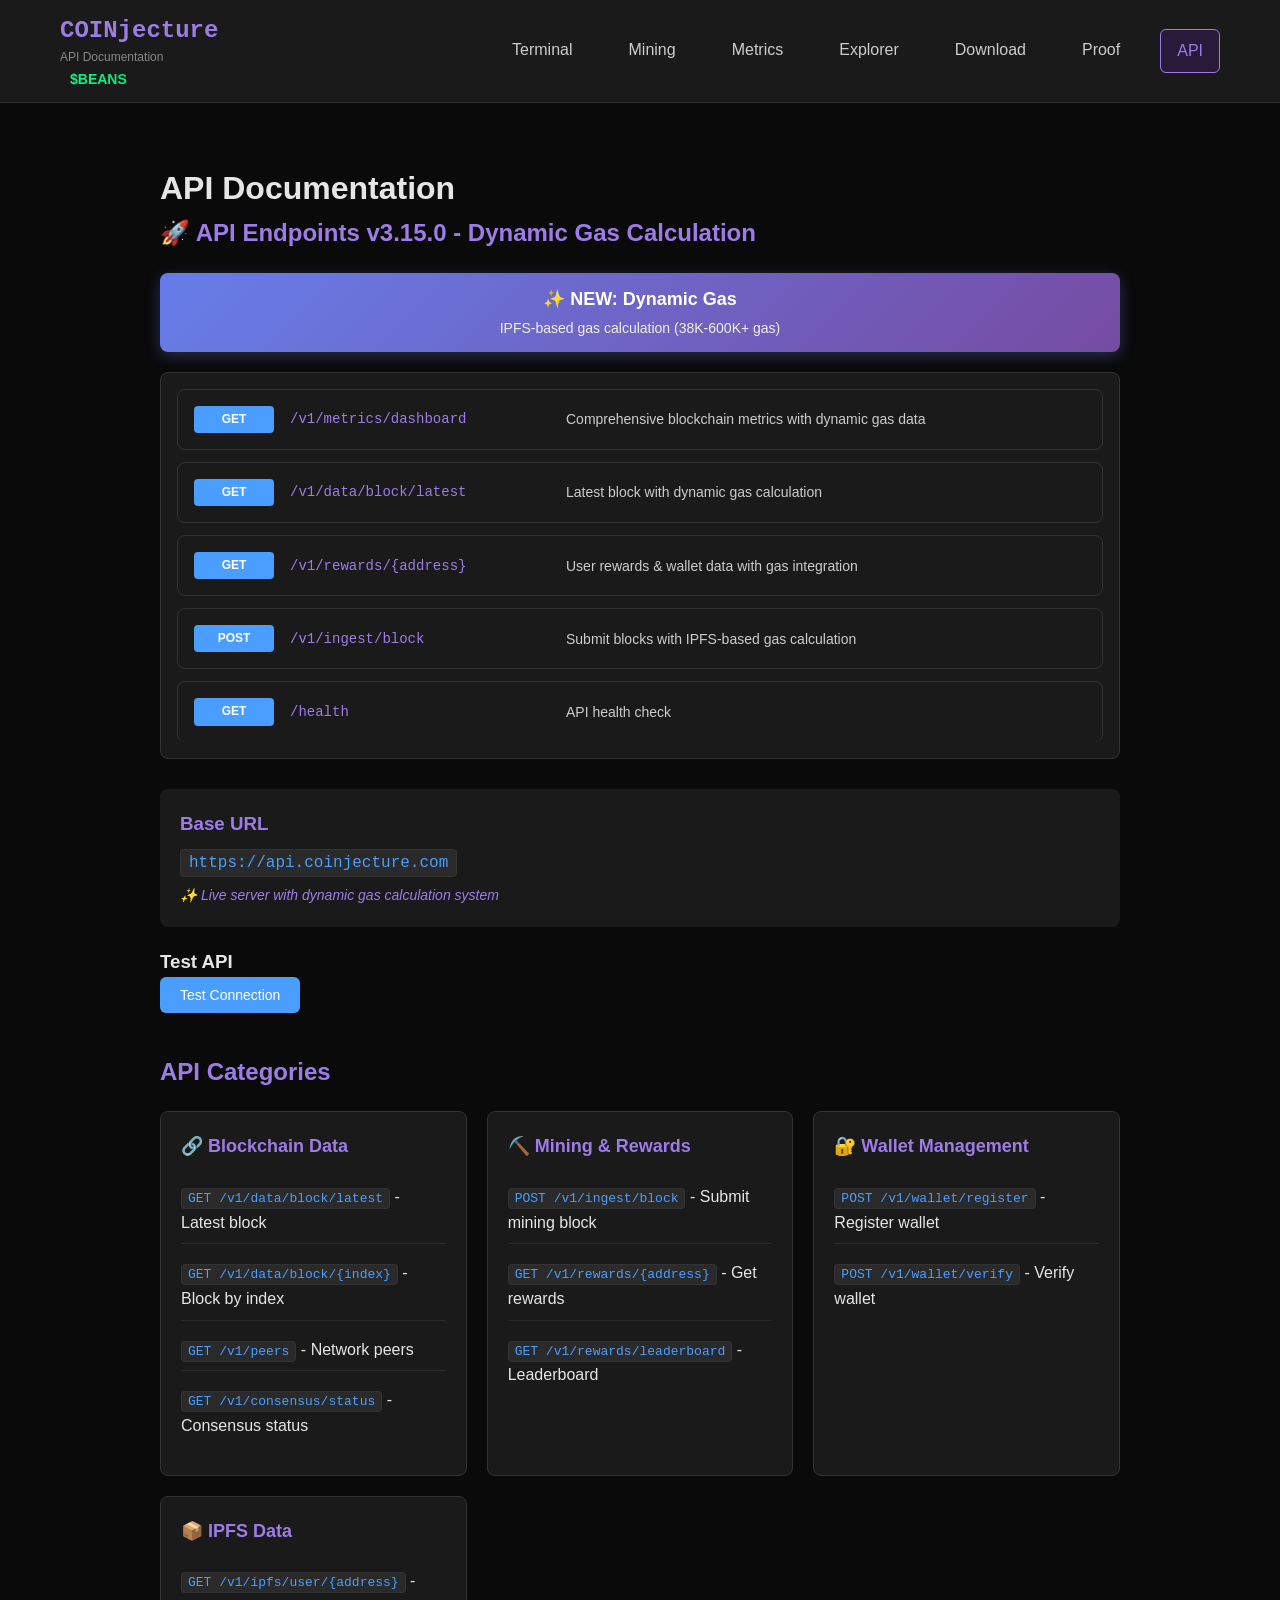
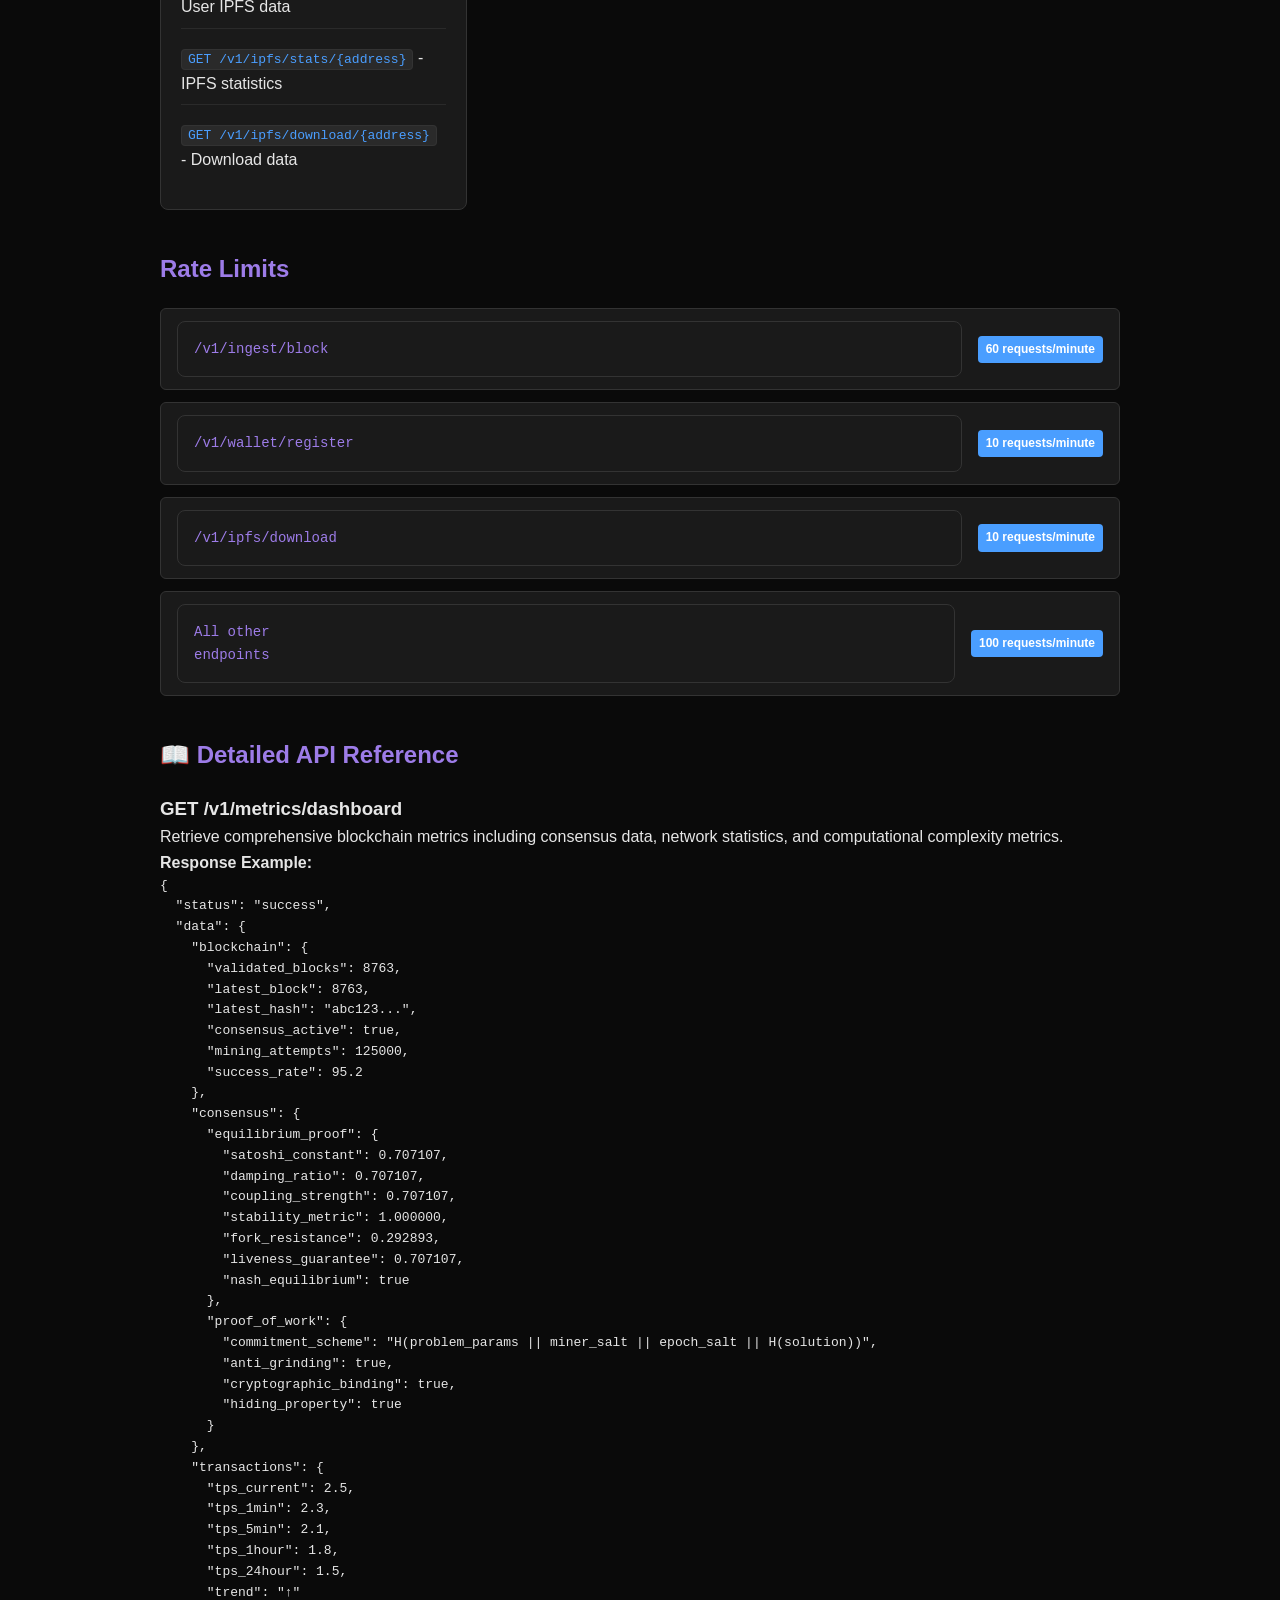
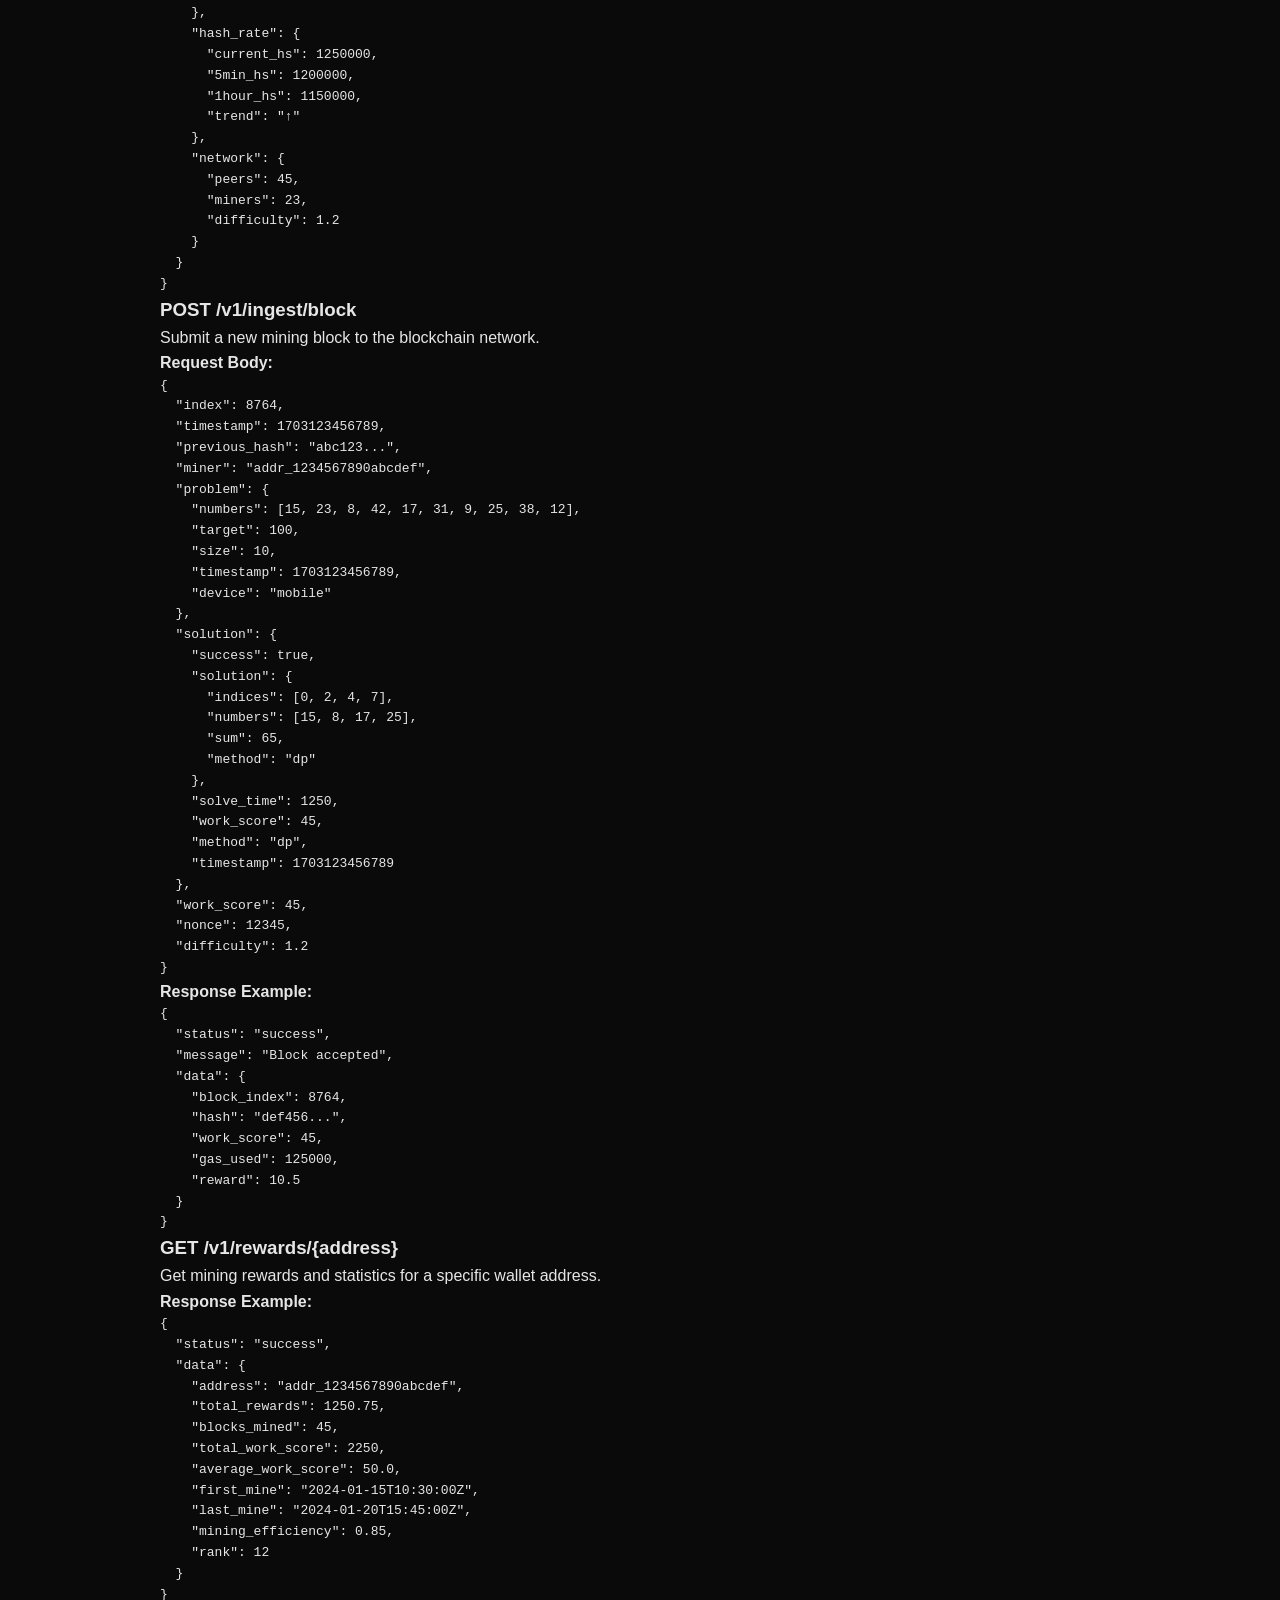
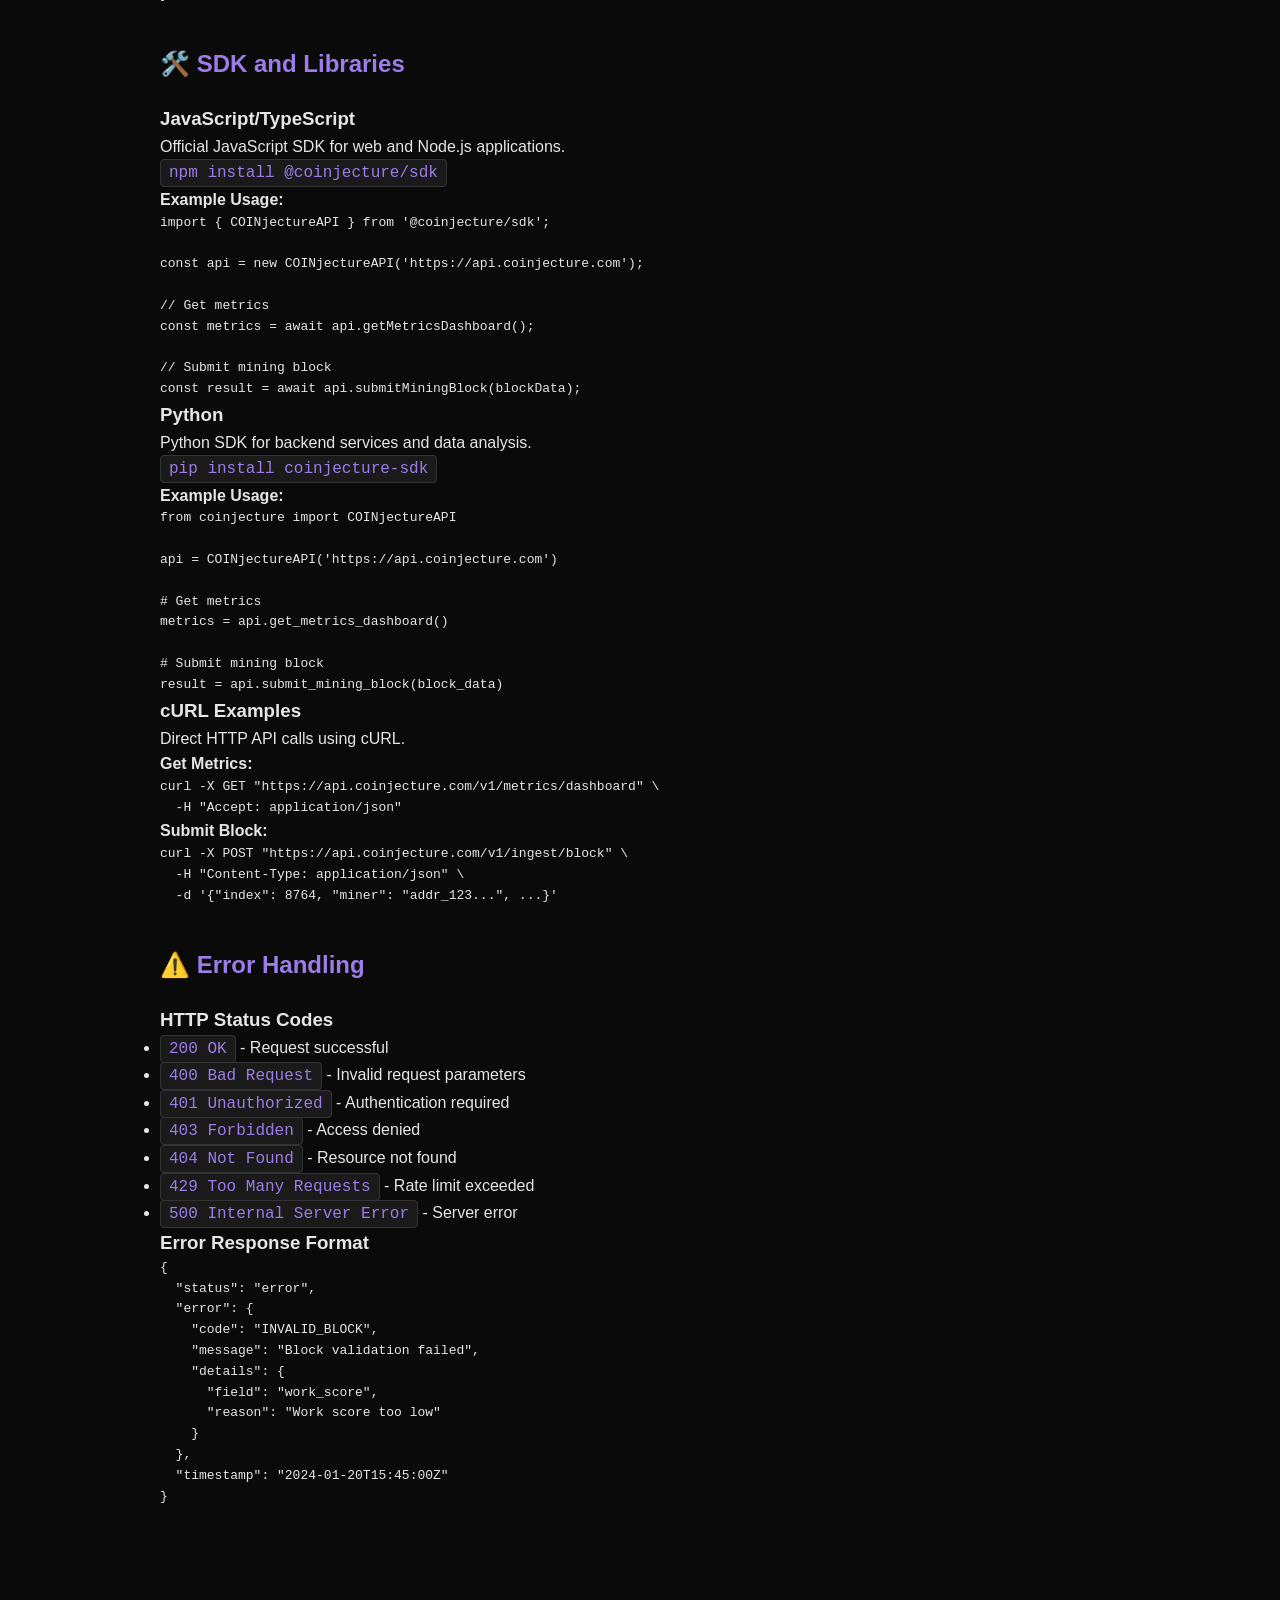
<file: web/api-docs.html>
<!DOCTYPE html>
<html lang="en">
<head>
    <meta http-equiv="Cache-Control" content="no-cache, no-store, must-revalidate, max-age=0">
    <meta http-equiv="Pragma" content="no-cache">
    <meta http-equiv="Expires" content="0">
    <meta name="updated" content="1761462000-v3.15.0">
    <meta name="version" content="3.15.0">
    <meta name="cache-buster" content="1761462000-v3.15.0">

    <meta charset="utf-8">
    <meta name="viewport" content="width=device-width, initial-scale=1, user-scalable=no">
    <title>COINjecture API Docs - $BEANS</title>
    <link rel="stylesheet" href="./css/style.css">
    <link rel="icon" href="data:,">
</head>
<body>
    <!-- Navigation Bar -->
    <nav class="navbar">
        <div class="nav-container">
            <div class="nav-brand">
                <span class="brand-text">COINjecture</span>
                <span class="brand-subtitle">API Documentation</span>
                <span class="brand-ticker">$BEANS</span>
            </div>
            <div class="nav-links">
                <a href="/" class="nav-link">Terminal</a>
                <a href="/mining" class="nav-link">Mining</a>
                <a href="/metrics" class="nav-link">Metrics</a>
                <a href="/explorer" class="nav-link">Explorer</a>
                <a href="/download" class="nav-link">Download</a>
                <a href="/proof" class="nav-link">Proof</a>
                <a href="/api-docs" class="nav-link active">API</a>
            </div>
        </div>
    </nav>

    <!-- Main Content -->
    <main class="main-content">
        <!-- API Documentation Page -->
        <div class="api-docs">
            <h1>API Documentation</h1>
            
            <div class="api-section">
                <h2>🚀 API Endpoints v3.15.0 - Dynamic Gas Calculation</h2>
                <div class="consolidation-badge">
                    <span class="badge-text">✨ NEW: Dynamic Gas</span>
                    <span class="badge-subtitle">IPFS-based gas calculation (38K-600K+ gas)</span>
                </div>
                <div class="endpoint-list">
                    <div class="endpoint">
                        <span class="method">GET</span>
                        <span class="path">/v1/metrics/dashboard</span>
                        <span class="description">Comprehensive blockchain metrics with dynamic gas data</span>
                    </div>
                    <div class="endpoint">
                        <span class="method">GET</span>
                        <span class="path">/v1/data/block/latest</span>
                        <span class="description">Latest block with dynamic gas calculation</span>
                    </div>
                    <div class="endpoint">
                        <span class="method">GET</span>
                        <span class="path">/v1/rewards/{address}</span>
                        <span class="description">User rewards & wallet data with gas integration</span>
                    </div>
                    <div class="endpoint">
                        <span class="method">POST</span>
                        <span class="path">/v1/ingest/block</span>
                        <span class="description">Submit blocks with IPFS-based gas calculation</span>
                    </div>
                    <div class="endpoint">
                        <span class="method">GET</span>
                        <span class="path">/health</span>
                        <span class="description">API health check</span>
                    </div>
                </div>
                
                <div class="api-info">
                    <h3>Base URL</h3>
                    <code>https://api.coinjecture.com</code>
                    <p class="api-note">✨ Live server with dynamic gas calculation system</p>
                </div>
                
                <div class="api-test">
                    <h3>Test API</h3>
                    <button id="test-api-btn" class="test-btn">Test Connection</button>
                    <div id="api-test-result"></div>
                </div>
            </div>
            
            <div class="api-section">
                <h2>API Categories</h2>
                <div class="api-categories">
                    <div class="category">
                        <h3>🔗 Blockchain Data</h3>
                        <ul>
                            <li><code>GET /v1/data/block/latest</code> - Latest block</li>
                            <li><code>GET /v1/data/block/{index}</code> - Block by index</li>
                            <li><code>GET /v1/peers</code> - Network peers</li>
                            <li><code>GET /v1/consensus/status</code> - Consensus status</li>
                        </ul>
                    </div>
                    <div class="category">
                        <h3>⛏️ Mining & Rewards</h3>
                        <ul>
                            <li><code>POST /v1/ingest/block</code> - Submit mining block</li>
                            <li><code>GET /v1/rewards/{address}</code> - Get rewards</li>
                            <li><code>GET /v1/rewards/leaderboard</code> - Leaderboard</li>
                        </ul>
                    </div>
                    <div class="category">
                        <h3>🔐 Wallet Management</h3>
                        <ul>
                            <li><code>POST /v1/wallet/register</code> - Register wallet</li>
                            <li><code>POST /v1/wallet/verify</code> - Verify wallet</li>
                        </ul>
                    </div>
                    <div class="category">
                        <h3>📦 IPFS Data</h3>
                        <ul>
                            <li><code>GET /v1/ipfs/user/{address}</code> - User IPFS data</li>
                            <li><code>GET /v1/ipfs/stats/{address}</code> - IPFS statistics</li>
                            <li><code>GET /v1/ipfs/download/{address}</code> - Download data</li>
                        </ul>
                    </div>
                </div>
            </div>
            
            <div class="api-section">
                <h2>Rate Limits</h2>
                <div class="rate-limits">
                    <div class="rate-limit">
                        <span class="endpoint">/v1/ingest/block</span>
                        <span class="limit">60 requests/minute</span>
                    </div>
                    <div class="rate-limit">
                        <span class="endpoint">/v1/wallet/register</span>
                        <span class="limit">10 requests/minute</span>
                    </div>
                    <div class="rate-limit">
                        <span class="endpoint">/v1/ipfs/download</span>
                        <span class="limit">10 requests/minute</span>
                    </div>
                    <div class="rate-limit">
                        <span class="endpoint">All other endpoints</span>
                        <span class="limit">100 requests/minute</span>
                    </div>
                </div>
            </div>

            <!-- Detailed API Reference -->
            <div class="api-section">
                <h2>📖 Detailed API Reference</h2>
                
                <div class="api-endpoint-detail">
                    <h3>GET /v1/metrics/dashboard</h3>
                    <p>Retrieve comprehensive blockchain metrics including consensus data, network statistics, and computational complexity metrics.</p>
                    
                    <h4>Response Example:</h4>
                    <pre class="code-block">{
  "status": "success",
  "data": {
    "blockchain": {
      "validated_blocks": 8763,
      "latest_block": 8763,
      "latest_hash": "abc123...",
      "consensus_active": true,
      "mining_attempts": 125000,
      "success_rate": 95.2
    },
    "consensus": {
      "equilibrium_proof": {
        "satoshi_constant": 0.707107,
        "damping_ratio": 0.707107,
        "coupling_strength": 0.707107,
        "stability_metric": 1.000000,
        "fork_resistance": 0.292893,
        "liveness_guarantee": 0.707107,
        "nash_equilibrium": true
      },
      "proof_of_work": {
        "commitment_scheme": "H(problem_params || miner_salt || epoch_salt || H(solution))",
        "anti_grinding": true,
        "cryptographic_binding": true,
        "hiding_property": true
      }
    },
    "transactions": {
      "tps_current": 2.5,
      "tps_1min": 2.3,
      "tps_5min": 2.1,
      "tps_1hour": 1.8,
      "tps_24hour": 1.5,
      "trend": "↑"
    },
    "hash_rate": {
      "current_hs": 1250000,
      "5min_hs": 1200000,
      "1hour_hs": 1150000,
      "trend": "↑"
    },
    "network": {
      "peers": 45,
      "miners": 23,
      "difficulty": 1.2
    }
  }
}</pre>
                </div>

                <div class="api-endpoint-detail">
                    <h3>POST /v1/ingest/block</h3>
                    <p>Submit a new mining block to the blockchain network.</p>
                    
                    <h4>Request Body:</h4>
                    <pre class="code-block">{
  "index": 8764,
  "timestamp": 1703123456789,
  "previous_hash": "abc123...",
  "miner": "addr_1234567890abcdef",
  "problem": {
    "numbers": [15, 23, 8, 42, 17, 31, 9, 25, 38, 12],
    "target": 100,
    "size": 10,
    "timestamp": 1703123456789,
    "device": "mobile"
  },
  "solution": {
    "success": true,
    "solution": {
      "indices": [0, 2, 4, 7],
      "numbers": [15, 8, 17, 25],
      "sum": 65,
      "method": "dp"
    },
    "solve_time": 1250,
    "work_score": 45,
    "method": "dp",
    "timestamp": 1703123456789
  },
  "work_score": 45,
  "nonce": 12345,
  "difficulty": 1.2
}</pre>
                    
                    <h4>Response Example:</h4>
                    <pre class="code-block">{
  "status": "success",
  "message": "Block accepted",
  "data": {
    "block_index": 8764,
    "hash": "def456...",
    "work_score": 45,
    "gas_used": 125000,
    "reward": 10.5
  }
}</pre>
                </div>

                <div class="api-endpoint-detail">
                    <h3>GET /v1/rewards/{address}</h3>
                    <p>Get mining rewards and statistics for a specific wallet address.</p>
                    
                    <h4>Response Example:</h4>
                    <pre class="code-block">{
  "status": "success",
  "data": {
    "address": "addr_1234567890abcdef",
    "total_rewards": 1250.75,
    "blocks_mined": 45,
    "total_work_score": 2250,
    "average_work_score": 50.0,
    "first_mine": "2024-01-15T10:30:00Z",
    "last_mine": "2024-01-20T15:45:00Z",
    "mining_efficiency": 0.85,
    "rank": 12
  }
}</pre>
                </div>
            </div>

            <!-- SDK and Libraries -->
            <div class="api-section">
                <h2>🛠️ SDK and Libraries</h2>
                <div class="sdk-grid">
                    <div class="sdk-card">
                        <h3>JavaScript/TypeScript</h3>
                        <div class="sdk-content">
                            <p>Official JavaScript SDK for web and Node.js applications.</p>
                            <div class="sdk-install">
                                <code>npm install @coinjecture/sdk</code>
                            </div>
                            <div class="sdk-example">
                                <h4>Example Usage:</h4>
                                <pre>import { COINjectureAPI } from '@coinjecture/sdk';

const api = new COINjectureAPI('https://api.coinjecture.com');

// Get metrics
const metrics = await api.getMetricsDashboard();

// Submit mining block
const result = await api.submitMiningBlock(blockData);</pre>
                            </div>
                        </div>
                    </div>
                    
                    <div class="sdk-card">
                        <h3>Python</h3>
                        <div class="sdk-content">
                            <p>Python SDK for backend services and data analysis.</p>
                            <div class="sdk-install">
                                <code>pip install coinjecture-sdk</code>
                            </div>
                            <div class="sdk-example">
                                <h4>Example Usage:</h4>
                                <pre>from coinjecture import COINjectureAPI

api = COINjectureAPI('https://api.coinjecture.com')

# Get metrics
metrics = api.get_metrics_dashboard()

# Submit mining block
result = api.submit_mining_block(block_data)</pre>
                            </div>
                        </div>
                    </div>
                    
                    <div class="sdk-card">
                        <h3>cURL Examples</h3>
                        <div class="sdk-content">
                            <p>Direct HTTP API calls using cURL.</p>
                            <div class="sdk-example">
                                <h4>Get Metrics:</h4>
                                <pre>curl -X GET "https://api.coinjecture.com/v1/metrics/dashboard" \
  -H "Accept: application/json"</pre>
                                
                                <h4>Submit Block:</h4>
                                <pre>curl -X POST "https://api.coinjecture.com/v1/ingest/block" \
  -H "Content-Type: application/json" \
  -d '{"index": 8764, "miner": "addr_123...", ...}'</pre>
                            </div>
                        </div>
                    </div>
                </div>
            </div>

            <!-- Error Handling -->
            <div class="api-section">
                <h2>⚠️ Error Handling</h2>
                <div class="error-handling">
                    <div class="error-section">
                        <h3>HTTP Status Codes</h3>
                        <ul>
                            <li><code>200 OK</code> - Request successful</li>
                            <li><code>400 Bad Request</code> - Invalid request parameters</li>
                            <li><code>401 Unauthorized</code> - Authentication required</li>
                            <li><code>403 Forbidden</code> - Access denied</li>
                            <li><code>404 Not Found</code> - Resource not found</li>
                            <li><code>429 Too Many Requests</code> - Rate limit exceeded</li>
                            <li><code>500 Internal Server Error</code> - Server error</li>
                        </ul>
                    </div>
                    
                    <div class="error-section">
                        <h3>Error Response Format</h3>
                        <pre class="code-block">{
  "status": "error",
  "error": {
    "code": "INVALID_BLOCK",
    "message": "Block validation failed",
    "details": {
      "field": "work_score",
      "reason": "Work score too low"
    }
  },
  "timestamp": "2024-01-20T15:45:00Z"
}</pre>
                    </div>
                </div>
            </div>
        </div>
    </main>

    <!-- Scripts -->
    <script type="module">
        import { api } from './js/core/api.js';
        
        document.addEventListener('DOMContentLoaded', () => {
            const testBtn = document.getElementById('test-api-btn');
            const testResult = document.getElementById('api-test-result');
            
            if (testBtn && testResult) {
                testBtn.addEventListener('click', async () => {
                    testBtn.disabled = true;
                    testBtn.textContent = 'Testing...';
                    testResult.innerHTML = '';
                    
                    try {
                        const health = await api.healthCheck();
                        testResult.innerHTML = `
                            <div class="test-result success">
                                ✅ API Connection Successful<br>
                                Status: ${health.status || 'OK'}<br>
                                Timestamp: ${new Date().toLocaleString()}
                            </div>
                        `;
                    } catch (error) {
                        testResult.innerHTML = `
                            <div class="test-result error">
                                ❌ API Connection Failed<br>
                                Error: ${error.message}<br>
                                Timestamp: ${new Date().toLocaleString()}
                            </div>
                        `;
                    } finally {
                        testBtn.disabled = false;
                        testBtn.textContent = 'Test Connection';
                    }
                });
            }
        });
    </script>
</body>
</html>
</file>
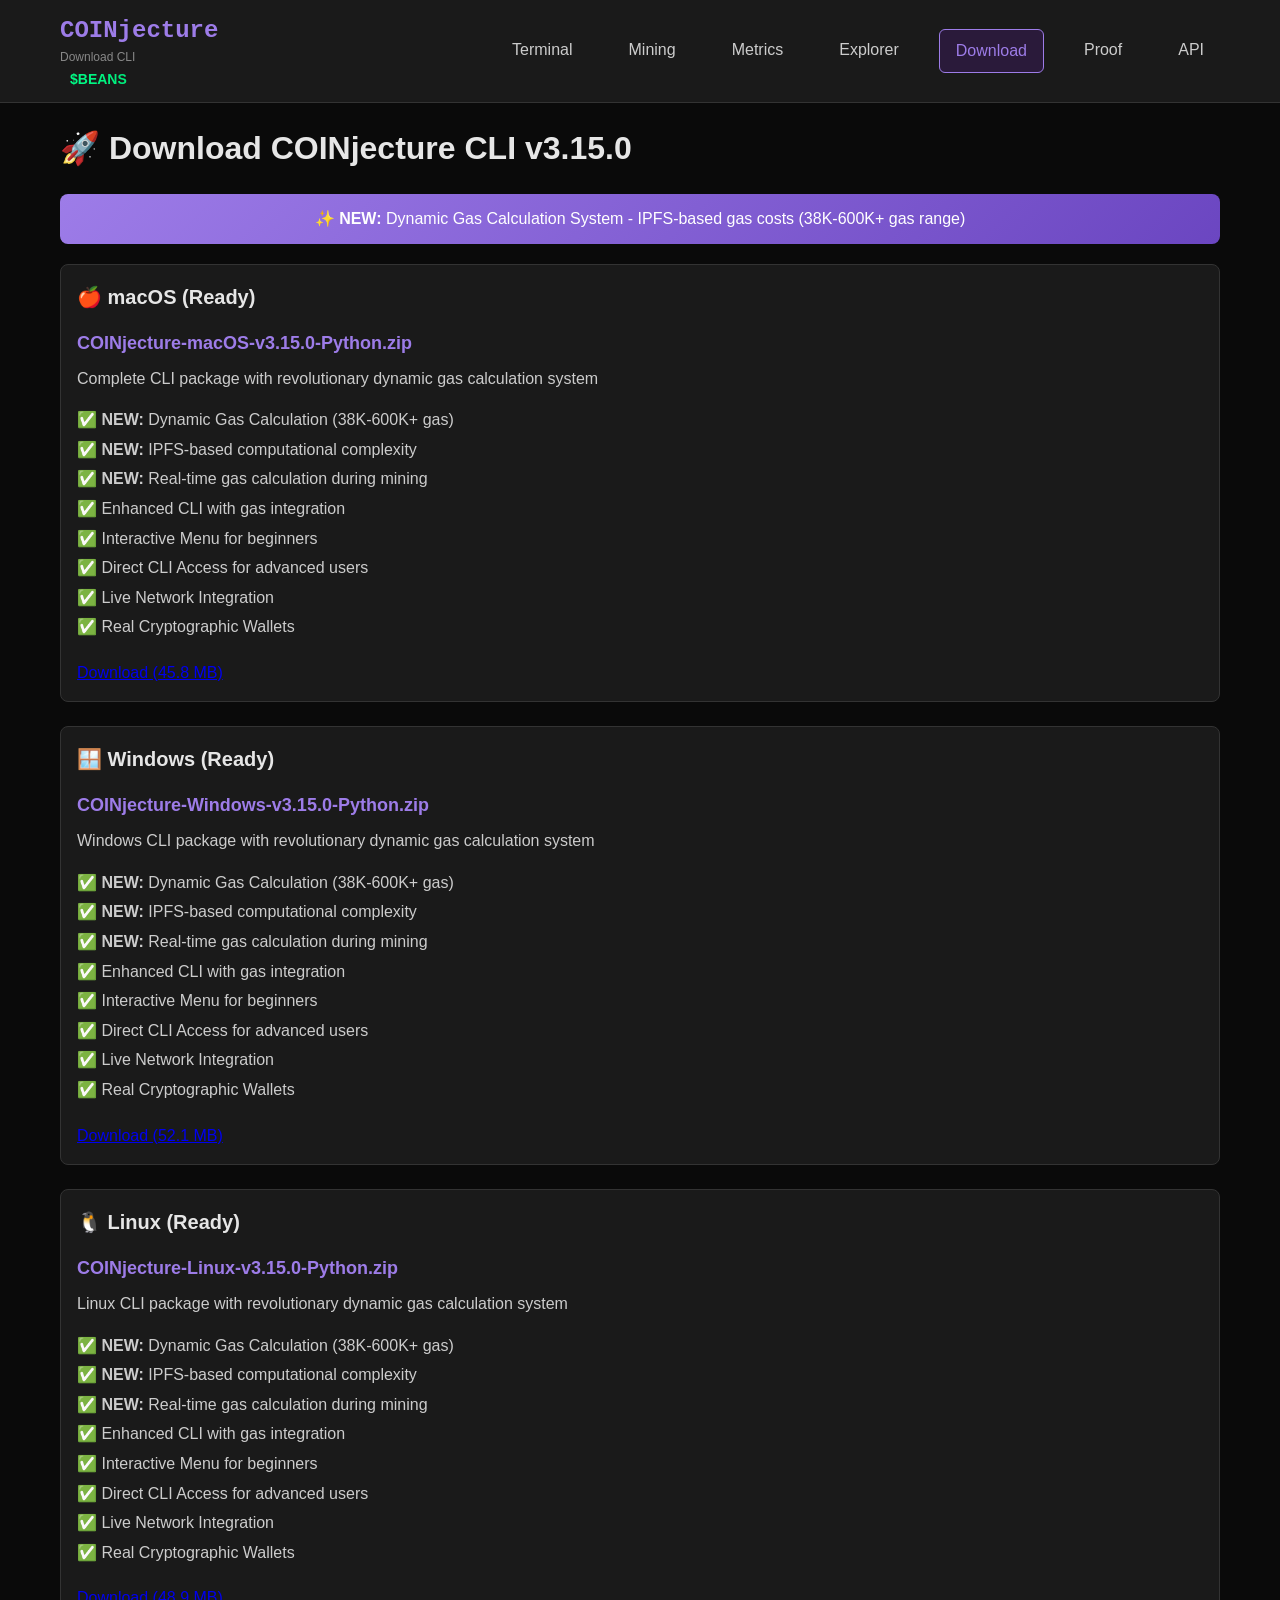
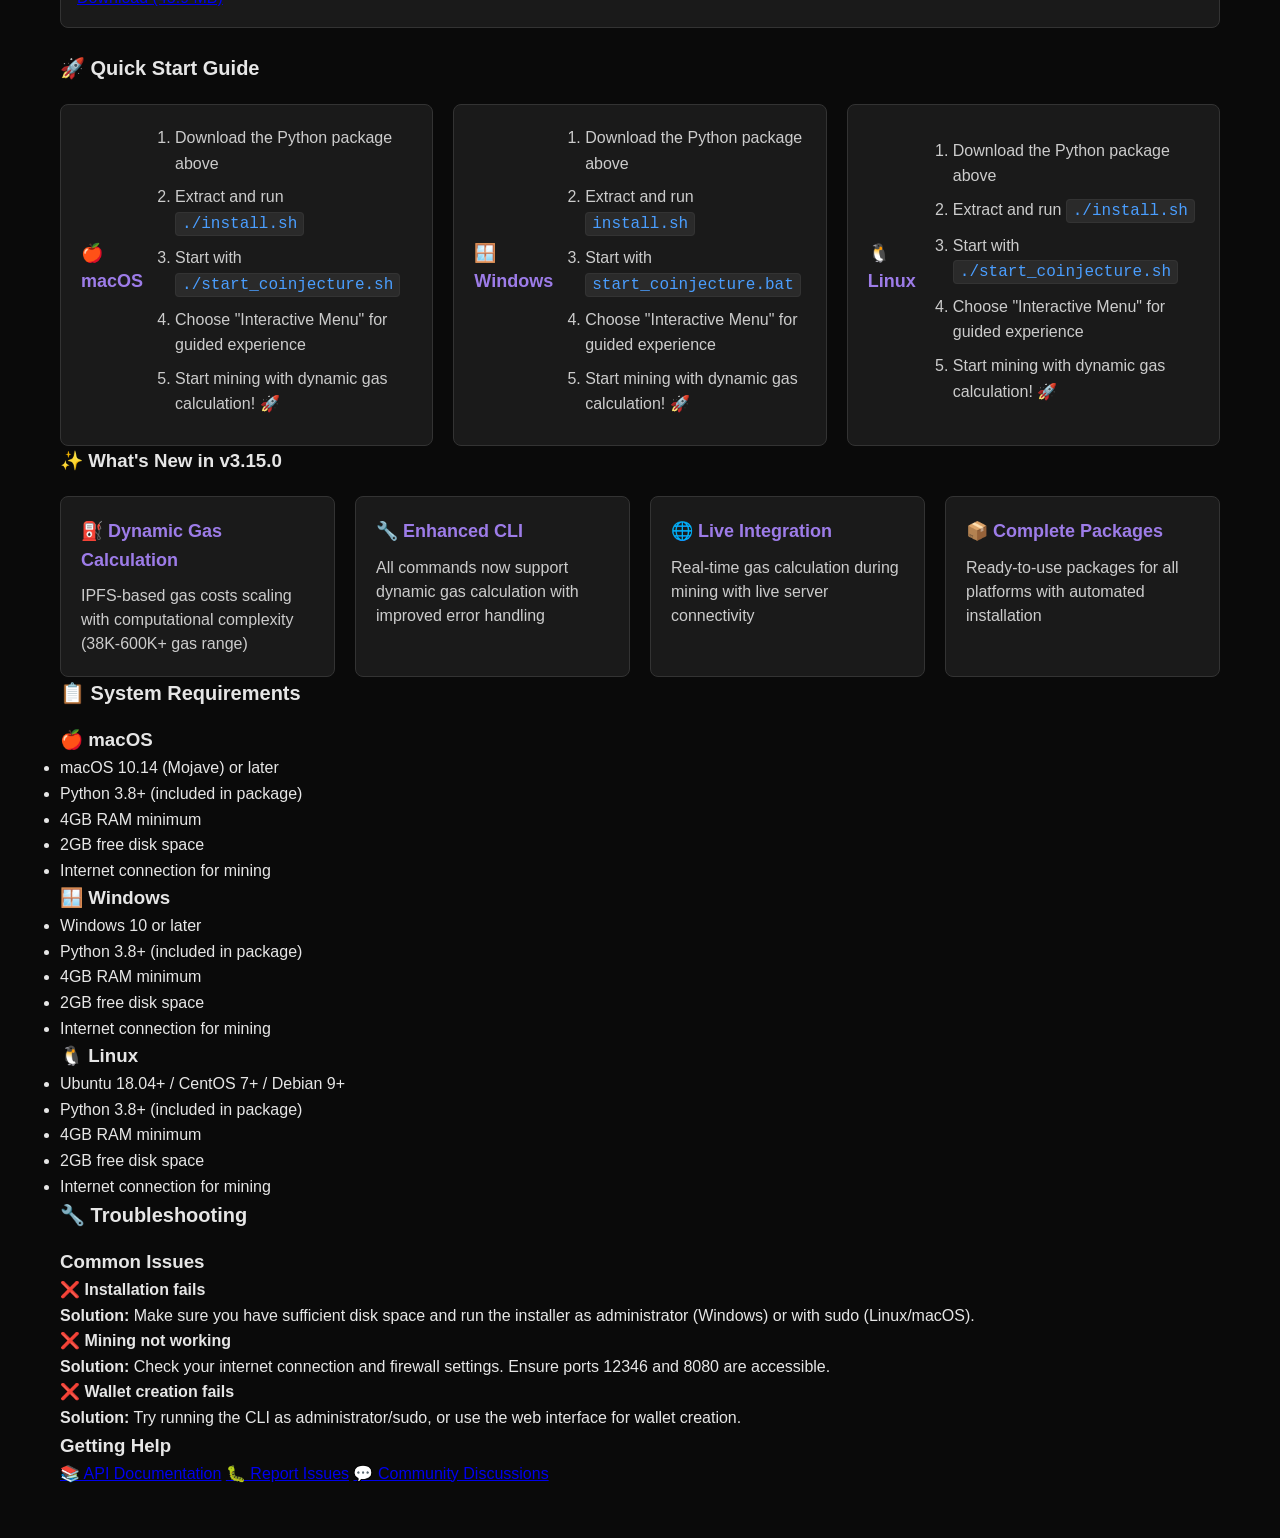
<file: web/download.html>
<!DOCTYPE html>
<html lang="en">
<head>
    <meta http-equiv="Cache-Control" content="no-cache, no-store, must-revalidate, max-age=0">
    <meta http-equiv="Pragma" content="no-cache">
    <meta http-equiv="Expires" content="0">
    <meta name="updated" content="1761462000-v3.15.0">
    <meta name="version" content="3.15.0">
    <meta name="cache-buster" content="1761462000-v3.15.0">

    <meta charset="utf-8">
    <meta name="viewport" content="width=device-width, initial-scale=1, user-scalable=no">
    <title>COINjecture Download - $BEANS</title>
    <link rel="stylesheet" href="./css/style.css">
    <link rel="icon" href="data:,">
</head>
<body>
    <!-- Navigation Bar -->
    <nav class="navbar">
        <div class="nav-container">
            <div class="nav-brand">
                <span class="brand-text">COINjecture</span>
                <span class="brand-subtitle">Download CLI</span>
                <span class="brand-ticker">$BEANS</span>
            </div>
            <div class="nav-links">
                <a href="/" class="nav-link">Terminal</a>
                <a href="/mining" class="nav-link">Mining</a>
                <a href="/metrics" class="nav-link">Metrics</a>
                <a href="/explorer" class="nav-link">Explorer</a>
                <a href="/download" class="nav-link active">Download</a>
                <a href="/proof" class="nav-link">Proof</a>
                <a href="/api-docs" class="nav-link">API</a>
            </div>
        </div>
    </nav>

    <!-- Main Content -->
    <main class="main-content">
        <!-- Download Section -->
        <div class="download-section">
            <h1>🚀 Download COINjecture CLI v3.15.0</h1>
            <p class="version-info">✨ <strong>NEW:</strong> Dynamic Gas Calculation System - IPFS-based gas costs (38K-600K+ gas range)</p>
            
            <div class="download-options">
                <div class="download-card">
                    <h2>🍎 macOS (Ready)</h2>
                    <div class="download-item">
                        <h3>COINjecture-macOS-v3.15.0-Python.zip</h3>
                        <p>Complete CLI package with revolutionary dynamic gas calculation system</p>
                        <ul>
                            <li>✅ <strong>NEW:</strong> Dynamic Gas Calculation (38K-600K+ gas)</li>
                            <li>✅ <strong>NEW:</strong> IPFS-based computational complexity</li>
                            <li>✅ <strong>NEW:</strong> Real-time gas calculation during mining</li>
                            <li>✅ Enhanced CLI with gas integration</li>
                            <li>✅ Interactive Menu for beginners</li>
                            <li>✅ Direct CLI Access for advanced users</li>
                            <li>✅ Live Network Integration</li>
                            <li>✅ Real Cryptographic Wallets</li>
                        </ul>
                        <a href="https://github.com/beanapologist/COINjecture/releases/download/v3.15.0/COINjecture-macOS-v3.15.0-Python.zip" class="download-btn">Download (45.8 MB)</a>
                    </div>
                </div>
                
                <div class="download-card">
                    <h2>🪟 Windows (Ready)</h2>
                    <div class="download-item">
                        <h3>COINjecture-Windows-v3.15.0-Python.zip</h3>
                        <p>Windows CLI package with revolutionary dynamic gas calculation system</p>
                        <ul>
                            <li>✅ <strong>NEW:</strong> Dynamic Gas Calculation (38K-600K+ gas)</li>
                            <li>✅ <strong>NEW:</strong> IPFS-based computational complexity</li>
                            <li>✅ <strong>NEW:</strong> Real-time gas calculation during mining</li>
                            <li>✅ Enhanced CLI with gas integration</li>
                            <li>✅ Interactive Menu for beginners</li>
                            <li>✅ Direct CLI Access for advanced users</li>
                            <li>✅ Live Network Integration</li>
                            <li>✅ Real Cryptographic Wallets</li>
                        </ul>
                        <a href="https://github.com/beanapologist/COINjecture/releases/download/v3.15.0/COINjecture-Windows-v3.15.0-Python.zip" class="download-btn">Download (52.1 MB)</a>
                    </div>
                </div>
                
                <div class="download-card">
                    <h2>🐧 Linux (Ready)</h2>
                    <div class="download-item">
                        <h3>COINjecture-Linux-v3.15.0-Python.zip</h3>
                        <p>Linux CLI package with revolutionary dynamic gas calculation system</p>
                        <ul>
                            <li>✅ <strong>NEW:</strong> Dynamic Gas Calculation (38K-600K+ gas)</li>
                            <li>✅ <strong>NEW:</strong> IPFS-based computational complexity</li>
                            <li>✅ <strong>NEW:</strong> Real-time gas calculation during mining</li>
                            <li>✅ Enhanced CLI with gas integration</li>
                            <li>✅ Interactive Menu for beginners</li>
                            <li>✅ Direct CLI Access for advanced users</li>
                            <li>✅ Live Network Integration</li>
                            <li>✅ Real Cryptographic Wallets</li>
                        </ul>
                        <a href="https://github.com/beanapologist/COINjecture/releases/download/v3.15.0/COINjecture-Linux-v3.15.0-Python.zip" class="download-btn">Download (48.9 MB)</a>
                    </div>
                </div>
            </div>
            
            <div class="installation-steps">
                <h2>🚀 Quick Start Guide</h2>
                <div class="platform-instructions">
                    <div class="platform">
                        <h3>🍎 macOS</h3>
                        <ol>
                            <li>Download the Python package above</li>
                            <li>Extract and run <code>./install.sh</code></li>
                            <li>Start with <code>./start_coinjecture.sh</code></li>
                            <li>Choose "Interactive Menu" for guided experience</li>
                            <li>Start mining with dynamic gas calculation! 🚀</li>
                        </ol>
                    </div>
                    <div class="platform">
                        <h3>🪟 Windows</h3>
                        <ol>
                            <li>Download the Python package above</li>
                            <li>Extract and run <code>install.sh</code></li>
                            <li>Start with <code>start_coinjecture.bat</code></li>
                            <li>Choose "Interactive Menu" for guided experience</li>
                            <li>Start mining with dynamic gas calculation! 🚀</li>
                        </ol>
                    </div>
                    <div class="platform">
                        <h3>🐧 Linux</h3>
                        <ol>
                            <li>Download the Python package above</li>
                            <li>Extract and run <code>./install.sh</code></li>
                            <li>Start with <code>./start_coinjecture.sh</code></li>
                            <li>Choose "Interactive Menu" for guided experience</li>
                            <li>Start mining with dynamic gas calculation! 🚀</li>
                        </ol>
                    </div>
                </div>
                
                <div class="new-features">
                    <h3>✨ What's New in v3.15.0</h3>
                    <div class="feature-grid">
                        <div class="feature-item">
                            <h4>⛽ Dynamic Gas Calculation</h4>
                            <p>IPFS-based gas costs scaling with computational complexity (38K-600K+ gas range)</p>
                        </div>
                        <div class="feature-item">
                            <h4>🔧 Enhanced CLI</h4>
                            <p>All commands now support dynamic gas calculation with improved error handling</p>
                        </div>
                        <div class="feature-item">
                            <h4>🌐 Live Integration</h4>
                            <p>Real-time gas calculation during mining with live server connectivity</p>
                        </div>
                        <div class="feature-item">
                            <h4>📦 Complete Packages</h4>
                            <p>Ready-to-use packages for all platforms with automated installation</p>
                        </div>
                    </div>
                </div>
            </div>

            <!-- System Requirements -->
            <div class="system-requirements">
                <h2>📋 System Requirements</h2>
                <div class="requirements-grid">
                    <div class="requirement-card">
                        <h3>🍎 macOS</h3>
                        <ul>
                            <li>macOS 10.14 (Mojave) or later</li>
                            <li>Python 3.8+ (included in package)</li>
                            <li>4GB RAM minimum</li>
                            <li>2GB free disk space</li>
                            <li>Internet connection for mining</li>
                        </ul>
                    </div>
                    <div class="requirement-card">
                        <h3>🪟 Windows</h3>
                        <ul>
                            <li>Windows 10 or later</li>
                            <li>Python 3.8+ (included in package)</li>
                            <li>4GB RAM minimum</li>
                            <li>2GB free disk space</li>
                            <li>Internet connection for mining</li>
                        </ul>
                    </div>
                    <div class="requirement-card">
                        <h3>🐧 Linux</h3>
                        <ul>
                            <li>Ubuntu 18.04+ / CentOS 7+ / Debian 9+</li>
                            <li>Python 3.8+ (included in package)</li>
                            <li>4GB RAM minimum</li>
                            <li>2GB free disk space</li>
                            <li>Internet connection for mining</li>
                        </ul>
                    </div>
                </div>
            </div>

            <!-- Troubleshooting -->
            <div class="troubleshooting">
                <h2>🔧 Troubleshooting</h2>
                <div class="troubleshooting-content">
                    <div class="troubleshooting-section">
                        <h3>Common Issues</h3>
                        <div class="issue-item">
                            <h4>❌ Installation fails</h4>
                            <p><strong>Solution:</strong> Make sure you have sufficient disk space and run the installer as administrator (Windows) or with sudo (Linux/macOS).</p>
                        </div>
                        <div class="issue-item">
                            <h4>❌ Mining not working</h4>
                            <p><strong>Solution:</strong> Check your internet connection and firewall settings. Ensure ports 12346 and 8080 are accessible.</p>
                        </div>
                        <div class="issue-item">
                            <h4>❌ Wallet creation fails</h4>
                            <p><strong>Solution:</strong> Try running the CLI as administrator/sudo, or use the web interface for wallet creation.</p>
                        </div>
                    </div>
                    
                    <div class="troubleshooting-section">
                        <h3>Getting Help</h3>
                        <div class="help-links">
                            <a href="/api-docs" class="help-link">📚 API Documentation</a>
                            <a href="https://github.com/beanapologist/COINjecture/issues" class="help-link">🐛 Report Issues</a>
                            <a href="https://github.com/beanapologist/COINjecture/discussions" class="help-link">💬 Community Discussions</a>
                        </div>
                    </div>
                </div>
            </div>
        </div>
    </main>

    <!-- Scripts -->
    <script type="module">
        // Download tracking and analytics
        document.addEventListener('DOMContentLoaded', () => {
            const downloadButtons = document.querySelectorAll('.download-btn');
            
            downloadButtons.forEach(button => {
                button.addEventListener('click', (e) => {
                    const platform = e.target.closest('.download-card').querySelector('h2').textContent;
                    console.log(`Download initiated for ${platform}`);
                    
                    // Track download in analytics (if available)
                    if (typeof gtag !== 'undefined') {
                        gtag('event', 'download', {
                            'platform': platform,
                            'version': '3.15.0'
                        });
                    }
                });
            });
        });
    </script>
</body>
</html>
</file>
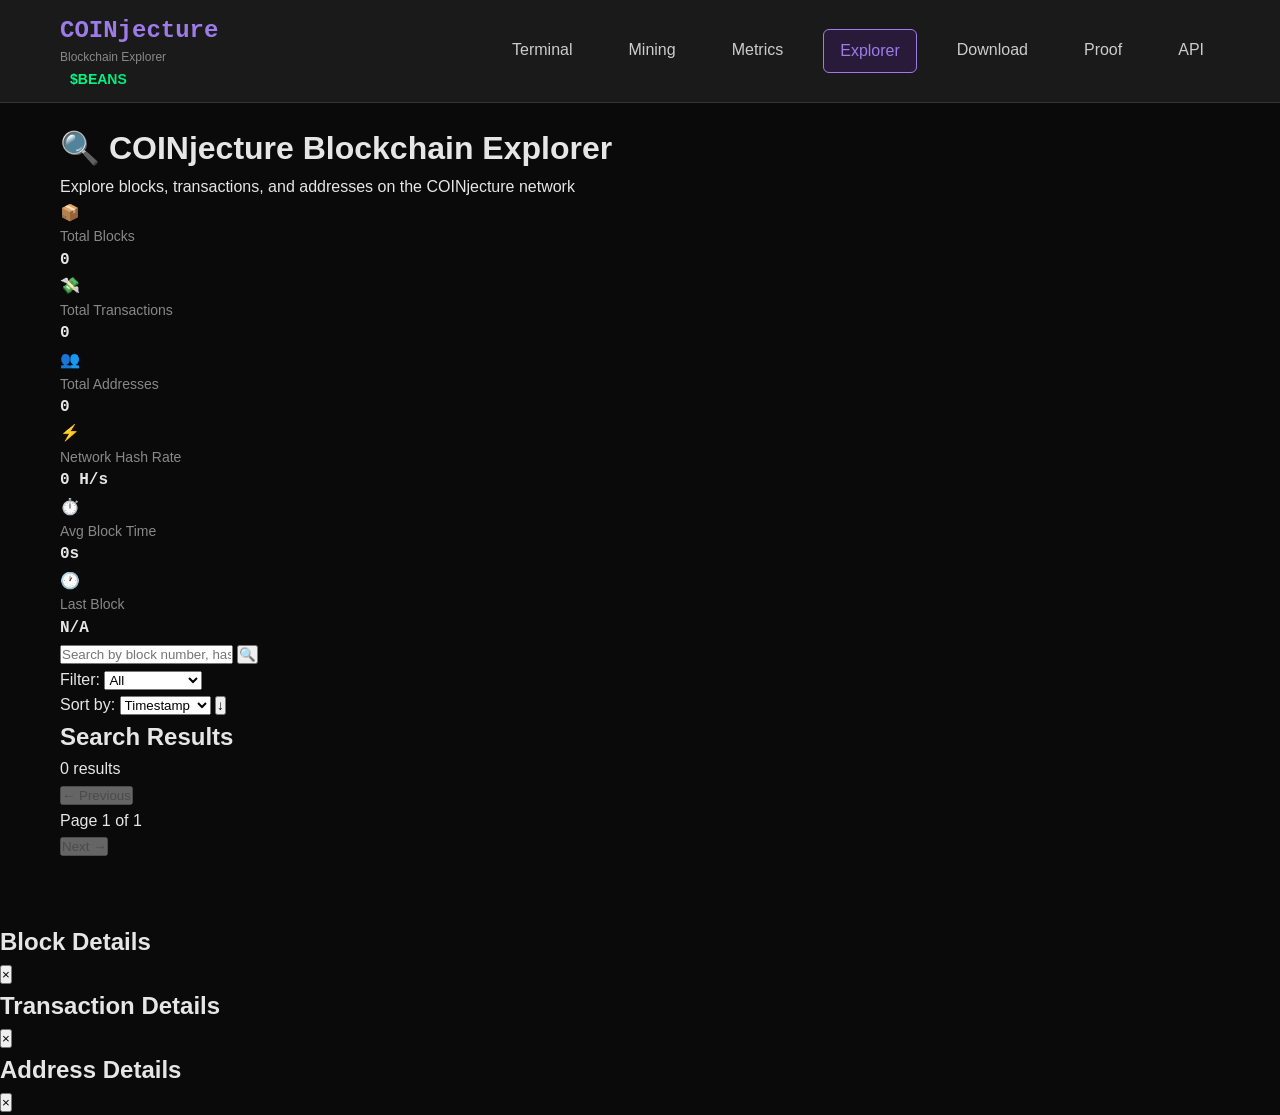
<file: web/explorer.html>
<!DOCTYPE html>
<html lang="en">
<head>
    <meta http-equiv="Cache-Control" content="no-cache, no-store, must-revalidate, max-age=0">
    <meta http-equiv="Pragma" content="no-cache">
    <meta http-equiv="Expires" content="0">
    <meta name="updated" content="1761462000-v3.15.0">
    <meta name="version" content="3.15.0">
    <meta name="cache-buster" content="1761462000-v3.15.0">

    <meta charset="utf-8">
    <meta name="viewport" content="width=device-width, initial-scale=1, user-scalable=no">
    <title>COINjecture Explorer - $BEANS</title>
    <link rel="stylesheet" href="./css/style.css">
    <link rel="icon" href="data:,">
</head>
<body>
    <!-- Navigation Bar -->
    <nav class="navbar">
        <div class="nav-container">
            <div class="nav-brand">
                <span class="brand-text">COINjecture</span>
                <span class="brand-subtitle">Blockchain Explorer</span>
                <span class="brand-ticker">$BEANS</span>
            </div>
            <div class="nav-links">
                <a href="/" class="nav-link">Terminal</a>
                <a href="/mining" class="nav-link">Mining</a>
                <a href="/metrics" class="nav-link">Metrics</a>
                <a href="/explorer" class="nav-link active">Explorer</a>
                <a href="/download" class="nav-link">Download</a>
                <a href="/proof" class="nav-link">Proof</a>
                <a href="/api-docs" class="nav-link">API</a>
            </div>
        </div>
    </nav>

    <!-- Main Content -->
    <main class="main-content">
        <!-- Blockchain Explorer -->
        <div class="explorer-container">
            <div class="explorer-header">
                <h1>🔍 COINjecture Blockchain Explorer</h1>
                <p class="explorer-subtitle">Explore blocks, transactions, and addresses on the COINjecture network</p>
            </div>

            <!-- Statistics Overview -->
            <div class="explorer-stats">
                <div class="stat-card">
                    <div class="stat-icon">📦</div>
                    <div class="stat-content">
                        <div class="stat-label">Total Blocks</div>
                        <div class="stat-value" id="total-blocks">0</div>
                    </div>
                </div>
                <div class="stat-card">
                    <div class="stat-icon">💸</div>
                    <div class="stat-content">
                        <div class="stat-label">Total Transactions</div>
                        <div class="stat-value" id="total-transactions">0</div>
                    </div>
                </div>
                <div class="stat-card">
                    <div class="stat-icon">👥</div>
                    <div class="stat-content">
                        <div class="stat-label">Total Addresses</div>
                        <div class="stat-value" id="total-addresses">0</div>
                    </div>
                </div>
                <div class="stat-card">
                    <div class="stat-icon">⚡</div>
                    <div class="stat-content">
                        <div class="stat-label">Network Hash Rate</div>
                        <div class="stat-value" id="network-hash-rate">0 H/s</div>
                    </div>
                </div>
                <div class="stat-card">
                    <div class="stat-icon">⏱️</div>
                    <div class="stat-content">
                        <div class="stat-label">Avg Block Time</div>
                        <div class="stat-value" id="avg-block-time">0s</div>
                    </div>
                </div>
                <div class="stat-card">
                    <div class="stat-icon">🕐</div>
                    <div class="stat-content">
                        <div class="stat-label">Last Block</div>
                        <div class="stat-value" id="last-block-time">N/A</div>
                    </div>
                </div>
            </div>

            <!-- Search and Filter -->
            <div class="explorer-controls">
                <div class="search-section">
                    <div class="search-input-group">
                        <input type="text" id="explorer-search" placeholder="Search by block number, hash, or address..." class="search-input">
                        <button class="search-btn">🔍</button>
                    </div>
                </div>
                
                <div class="filter-section">
                    <div class="filter-group">
                        <label for="explorer-filter">Filter:</label>
                        <select id="explorer-filter" class="filter-select">
                            <option value="all">All</option>
                            <option value="blocks">Blocks</option>
                            <option value="transactions">Transactions</option>
                            <option value="addresses">Addresses</option>
                        </select>
                    </div>
                    
                    <div class="sort-group">
                        <label for="explorer-sort">Sort by:</label>
                        <select id="explorer-sort" class="sort-select">
                            <option value="timestamp">Timestamp</option>
                            <option value="index">Block Index</option>
                            <option value="hash">Hash</option>
                        </select>
                        <button id="explorer-sort-order" class="sort-order-btn">↓</button>
                    </div>
                </div>
            </div>

            <!-- Loading Indicator -->
            <div id="explorer-loading" class="loading-indicator" style="display: none;">
                <div class="loading-spinner"></div>
                <span>Loading blockchain data...</span>
            </div>

            <!-- Results -->
            <div class="explorer-results-section">
                <div class="results-header">
                    <h2>Search Results</h2>
                    <div class="results-count" id="explorer-results-count">0 results</div>
                </div>
                
                <div id="explorer-results" class="explorer-results">
                    <!-- Results will be populated by JavaScript -->
                </div>
            </div>

            <!-- Pagination -->
            <div id="explorer-pagination" class="explorer-pagination">
                <button id="explorer-prev-page" class="pagination-btn" disabled>← Previous</button>
                <div id="explorer-page-info" class="page-info">Page 1 of 1</div>
                <button id="explorer-next-page" class="pagination-btn" disabled>Next →</button>
            </div>
        </div>
    </main>

    <!-- Block Detail Modal -->
    <div id="block-detail-modal" class="modal">
        <div class="modal-content">
            <div class="modal-header">
                <h2>Block Details</h2>
                <button id="close-block-detail" class="modal-close">×</button>
            </div>
            <div id="block-detail-content" class="modal-body">
                <!-- Block details will be populated by JavaScript -->
            </div>
        </div>
    </div>

    <!-- Transaction Detail Modal -->
    <div id="transaction-detail-modal" class="modal">
        <div class="modal-content">
            <div class="modal-header">
                <h2>Transaction Details</h2>
                <button id="close-transaction-detail" class="modal-close">×</button>
            </div>
            <div id="transaction-detail-content" class="modal-body">
                <!-- Transaction details will be populated by JavaScript -->
            </div>
        </div>
    </div>

    <!-- Address Detail Modal -->
    <div id="address-detail-modal" class="modal">
        <div class="modal-content">
            <div class="modal-header">
                <h2>Address Details</h2>
                <button id="close-address-detail" class="modal-close">×</button>
            </div>
            <div id="address-detail-content" class="modal-body">
                <!-- Address details will be populated by JavaScript -->
            </div>
        </div>
    </div>

    <!-- Scripts -->
    <script type="module" src="./js/ui/explorer.js?v=3.15.0&t=1761462000"></script>
    <script type="module">
        import { blockchainExplorer } from './js/ui/explorer.js';
        
        // Make explorer globally available for onclick handlers
        window.explorer = blockchainExplorer;
        
        // Initialize explorer when DOM is loaded
        document.addEventListener('DOMContentLoaded', () => {
            blockchainExplorer.activate();
        });
    </script>
</body>
</html>
</file>
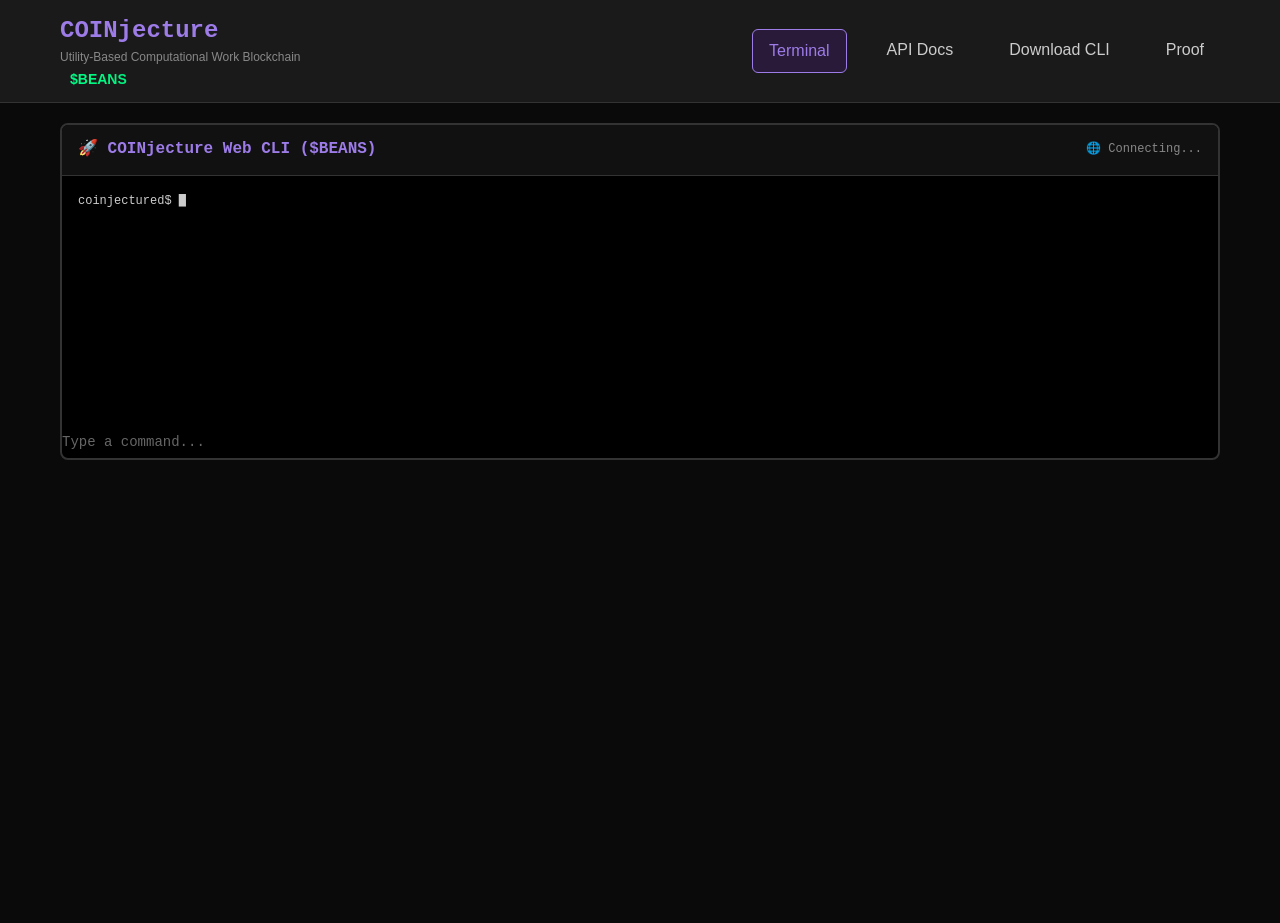
<file: web/index-clean-final.html>
<!DOCTYPE html>
<html lang="en">
<head>
  <meta charset="utf-8">
  <meta name="viewport" content="width=device-width, initial-scale=1, user-scalable=no">
  <title>COINjecture</title>
  <link rel="stylesheet" href="./style.css">
  <link rel="icon" href="data:,">
</head>
<body>
  <!-- Navigation Bar -->
  <nav class="navbar">
    <div class="nav-container">
      <div class="nav-brand">
        <span class="brand-text">COINjecture</span>
        <span class="brand-subtitle">Utility-Based Computational Work Blockchain</span>
        <span class="brand-ticker">$BEANS</span>
      </div>
      <div class="nav-links">
        <a href="#terminal" class="nav-link active" data-page="terminal">Terminal</a>
        <a href="#api" class="nav-link" data-page="api">API Docs</a>
        <a href="#download" class="nav-link" data-page="download">Download CLI</a>
        <a href="#proof" class="nav-link" data-page="proof">Proof</a>
      </div>
    </div>
  </nav>

  <!-- Main Content -->
  <main class="main-content">
    <!-- Terminal Page -->
    <div id="page-terminal" class="page active">
      <div class="terminal-container">
        <div class="terminal-header">
          <div class="terminal-title">🚀 COINjecture Web CLI ($BEANS)</div>
          <div class="wallet-dashboard" id="wallet-dashboard" style="display: none;">
            <div class="wallet-info">
              <span class="wallet-address" id="wallet-address">Loading...</span>
              <button class="copy-btn" id="copy-address-btn" title="Copy Address">📋</button>
            </div>
            <div class="rewards-info">
              <span class="rewards-total" id="rewards-total">0 BEANS</span>
              <span class="blocks-mined" id="blocks-mined">0 blocks</span>
            </div>
          </div>
          <div class="status" id="network-status">🌐 Connecting...</div>
        </div>
    
    <div class="terminal-output" id="terminal-output">
      <div class="output">coinjectured$ <span class="cursor">█</span></div>
    </div>
    
    <div class="terminal-input">
      <input type="text" id="command-input" placeholder="Type a command..." autocomplete="off">
    </div>
  </div>
</div>

    <!-- API Documentation Page -->
    <div id="page-api" class="page">
      <div class="api-docs">
        <h1>API Documentation</h1>
        
        <div class="api-section">
          <h2>Live API Endpoints</h2>
          <div class="endpoint-list">
            <div class="endpoint">
              <span class="method">GET</span>
              <span class="path">/v1/data/block/latest</span>
              <span class="description">Get latest blockchain block</span>
            </div>
            <div class="endpoint">
              <span class="method">GET</span>
              <span class="path">/v1/data/block/{index}</span>
              <span class="description">Get block by index</span>
            </div>
            <div class="endpoint">
              <span class="method">GET</span>
              <span class="path">/v1/peers</span>
              <span class="description">List connected peers</span>
            </div>
            <div class="endpoint">
              <span class="method">GET</span>
              <span class="path">/v1/display/telemetry/latest</span>
              <span class="description">Get network telemetry</span>
            </div>
            <div class="endpoint">
              <span class="method">POST</span>
              <span class="path">/v1/mine</span>
              <span class="description">Start mining operation</span>
            </div>
          </div>
          
          <div class="api-info">
            <h3>Base URL</h3>
            <code>https://api.coinjecture.com</code>
          </div>
          
          <div class="api-test">
            <h3>Test API</h3>
            <button id="test-api-btn" class="test-btn">Test Connection</button>
            <div id="api-test-result"></div>
          </div>
        </div>
      </div>
    </div>

    <!-- Download Page -->
    <div id="page-download" class="page">
      <div class="download-section">
        <h1>Download COINjecture CLI</h1>
        
        <div class="download-options">
          <div class="download-card">
            <h2>macOS (Recommended)</h2>
            <div class="download-item">
              <h3>COINjecture-macOS-v3.6.6-Final.zip</h3>
              <p>Complete CLI package with zero security warnings</p>
              <ul>
                <li>✅ Zero Security Warnings</li>
                <li>✅ No Python Required</li>
                <li>✅ Interactive Menu</li>
                <li>✅ Direct CLI Access</li>
                <li>✅ Network Integration</li>
              </ul>
              <a href="https://github.com/beanapologist/COINjecture/releases/download/v3.6.6/COINjecture-macOS-v3.6.6-Final.zip" class="download-btn">Download (39.2 MB)</a>
            </div>
          </div>
        </div>
        
        <div class="installation-steps">
          <h2>Installation Instructions</h2>
          <ol>
            <li>Download the zip file above</li>
            <li>Extract and run <code>./install.sh</code></li>
            <li>COINjecture launches automatically! 🚀</li>
          </ol>
        </div>
        
        <div class="other-platforms">
          <h2>Other Platforms</h2>
          <p>Windows Coming Soon</p>
          <p>Linux Coming Soon</p>
        </div>
      </div>
    </div>

    <!-- Proof Page -->
    <div id="page-proof" class="page">
      <div class="proof-section">
        <h1>Critical Complex Equilibrium Proof</h1>
        
        <div class="proof-content">
          <h2>Mathematical Foundation</h2>
          <div class="proof-document">
            <h3>Critical_Complex_Equilibrium_Proof.pdf</h3>
            <p>Complete mathematical proof of COINjecture's equilibrium properties and computational work validation.</p>
            <ul>
              <li>✅ Equilibrium Analysis</li>
              <li>✅ Computational Work Proof</li>
              <li>✅ Mathematical Rigor</li>
              <li>✅ Peer Review Ready</li>
              <li>✅ Academic Standard</li>
            </ul>
            <div class="proof-links">
              <a href="https://coinjecture.com/Critical_Complex_Equilibrium_Proof.pdf" class="proof-link">📄 View Proof (PDF)</a>
              <a href="https://coinjecture.com/Critical_Complex_Equilibrium_Proof.pdf" class="proof-link">🔗 Direct S3 Link</a>
            </div>
          </div>
          
          <div class="proof-overview">
            <h2>Proof Overview</h2>
            <p>This comprehensive mathematical proof establishes the theoretical foundation for COINjecture's blockchain architecture, demonstrating:</p>
            <ul>
              <li><strong>Equilibrium Properties:</strong> Mathematical proof of system stability</li>
              <li><strong>Computational Work:</strong> Validation of NP-Complete problem solving</li>
              <li><strong>Economic Incentives:</strong> Proof of work reward mechanisms</li>
              <li><strong>Network Security:</strong> Cryptographic security guarantees</li>
            </ul>
          </div>
          
          <div class="proof-section">
            <h2>Academic Standards</h2>
            <div class="academic-info">
              <p>This proof follows rigorous mathematical standards and is suitable for:</p>
              <ul>
                <li>Academic peer review</li>
                <li>Cryptocurrency research</li>
                <li>Blockchain protocol analysis</li>
                <li>Mathematical verification</li>
              </ul>
            </div>
          </div>
        </div>
      </div>
    </div>
  </main>
  
  <script src="./app.js"></script>
</body>
</html>
</file>
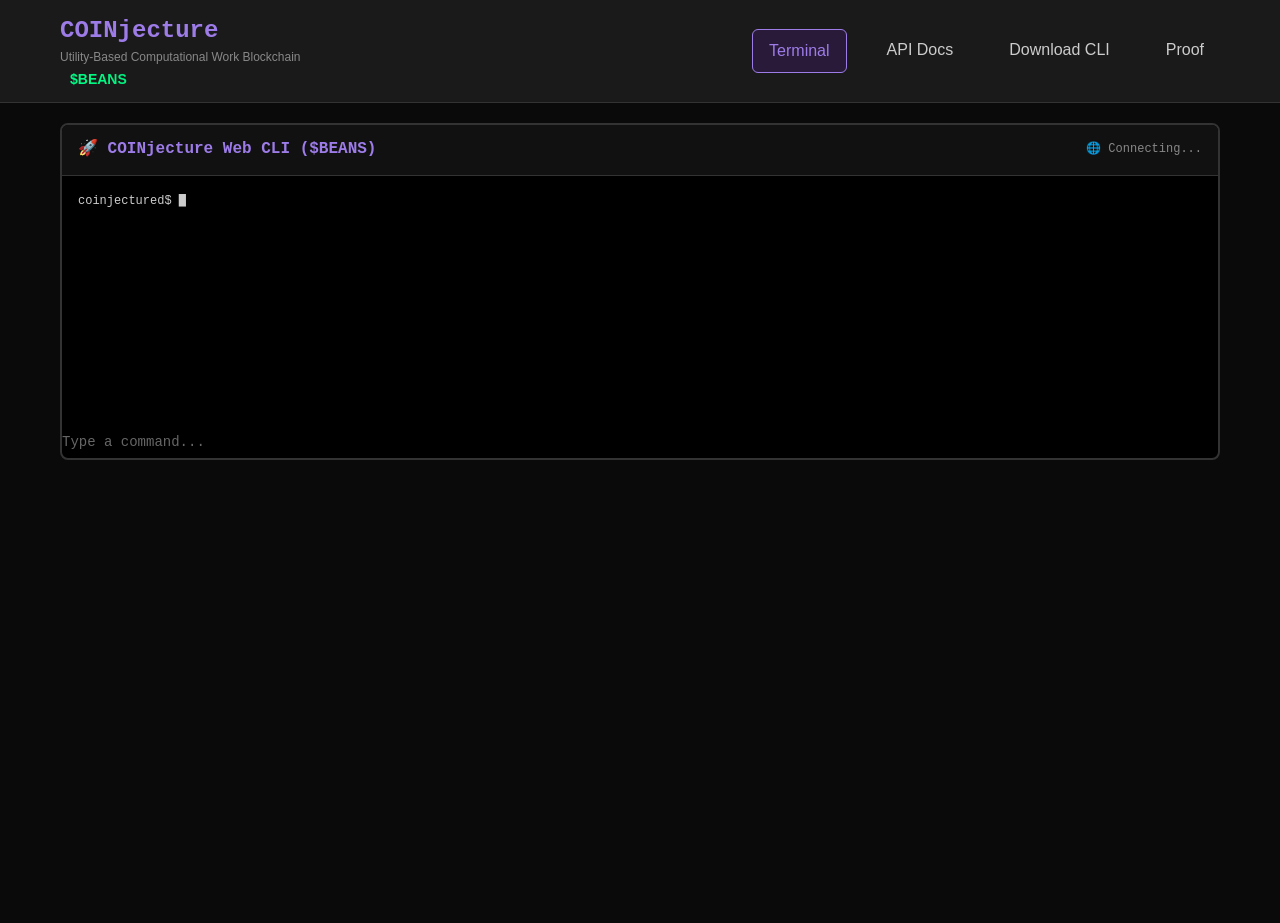
<file: web/index-clean.html>
<!DOCTYPE html>
<html lang="en">
<head>
  <meta charset="utf-8">
  <meta name="viewport" content="width=device-width, initial-scale=1, user-scalable=no">
  <title>COINjecture</title>
  <link rel="stylesheet" href="./style.css">
  <link rel="icon" href="data:,">
  <!-- @noble/ed25519 library temporarily removed due to CDN issues -->
  <!-- Will be re-added once a working CDN is found -->
</head>
<body>
  <!-- Navigation Bar -->
  <nav class="navbar">
    <div class="nav-container">
      <div class="nav-brand">
        <span class="brand-text">COINjecture</span>
        <span class="brand-subtitle">Utility-Based Computational Work Blockchain</span>
        <span class="brand-ticker">$BEANS</span>
      </div>
      <div class="nav-links">
        <a href="#terminal" class="nav-link active" data-page="terminal">Terminal</a>
        <a href="#api" class="nav-link" data-page="api">API Docs</a>
        <a href="#download" class="nav-link" data-page="download">Download CLI</a>
        <a href="#proof" class="nav-link" data-page="proof">Proof</a>
      </div>
    </div>
  </nav>

  <!-- Main Content -->
  <main class="main-content">
    <!-- Terminal Page -->
    <div id="page-terminal" class="page active">
      <div class="terminal-container">
        <div class="terminal-header">
          <div class="terminal-title">🚀 COINjecture Web CLI ($BEANS)</div>
          <div class="wallet-dashboard" id="wallet-dashboard" style="display: none;">
            <div class="wallet-info">
              <span class="wallet-address" id="wallet-address">Loading...</span>
              <button class="copy-btn" id="copy-address-btn" title="Copy Address">📋</button>
            </div>
            <div class="rewards-info">
              <span class="rewards-total" id="rewards-total">0 BEANS</span>
              <span class="blocks-mined" id="blocks-mined">0 blocks</span>
            </div>
          </div>
          <div class="status" id="network-status">🌐 Connecting...</div>
        </div>
    
    <div class="terminal-output" id="terminal-output">
      <div class="output">coinjectured$ <span class="cursor">█</span></div>
    </div>
    
    <div class="terminal-input">
      <input type="text" id="command-input" placeholder="Type a command..." autocomplete="off">
    </div>
  </div>
</div>

    <!-- API Documentation Page -->
    <div id="page-api" class="page">
      <div class="api-docs">
        <h1>API Documentation</h1>
        
        <div class="api-section">
          <h2>Live API Endpoints</h2>
          <div class="endpoint-list">
            <div class="endpoint">
              <span class="method">GET</span>
              <span class="path">/v1/data/block/latest</span>
              <span class="description">Get latest blockchain block</span>
            </div>
            <div class="endpoint">
              <span class="method">GET</span>
              <span class="path">/v1/data/block/{index}</span>
              <span class="description">Get block by index</span>
            </div>
            <div class="endpoint">
              <span class="method">GET</span>
              <span class="path">/v1/peers</span>
              <span class="description">List connected peers</span>
            </div>
            <div class="endpoint">
              <span class="method">GET</span>
              <span class="path">/v1/display/telemetry/latest</span>
              <span class="description">Get network telemetry</span>
            </div>
            <div class="endpoint">
              <span class="method">POST</span>
              <span class="path">/v1/mine</span>
              <span class="description">Start mining operation</span>
            </div>
          </div>
          
          <div class="api-info">
            <h3>Base URL</h3>
            <code>https://api.coinjecture.com</code>
          </div>
          
          <div class="api-test">
            <h3>Test API</h3>
            <button id="test-api-btn" class="test-btn">Test Connection</button>
            <div id="api-test-result"></div>
          </div>
        </div>
      </div>
    </div>

    <!-- Download Page -->
    <div id="page-download" class="page">
      <div class="download-section">
        <h1>Download COINjecture CLI</h1>
        
        <div class="download-options">
          <div class="download-card">
            <h2>macOS (Recommended)</h2>
            <div class="download-item">
              <h3>COINjecture-macOS-v3.6.6-Final.zip</h3>
              <p>Complete CLI package with zero security warnings</p>
              <ul>
                <li>✅ Zero Security Warnings</li>
                <li>✅ No Python Required</li>
                <li>✅ Interactive Menu</li>
                <li>✅ Direct CLI Access</li>
                <li>✅ Network Integration</li>
              </ul>
              <a href="https://github.com/beanapologist/COINjecture/releases/download/v3.6.6/COINjecture-macOS-v3.6.6-Final.zip" class="download-btn">Download (39.2 MB)</a>
            </div>
          </div>
        </div>
        
        <div class="installation-steps">
          <h2>Installation Instructions</h2>
          <ol>
            <li>Download the zip file above</li>
            <li>Extract and run <code>./install.sh</code></li>
            <li>COINjecture launches automatically! 🚀</li>
          </ol>
        </div>
        
        <div class="other-platforms">
          <h2>Other Platforms</h2>
          <p>Windows Coming Soon</p>
          <p>Linux Coming Soon</p>
        </div>
      </div>
    </div>

    <!-- Proof Page -->
    <div id="page-proof" class="page">
      <div class="proof-section">
        <h1>Critical Complex Equilibrium Proof</h1>
        
        <div class="proof-content">
          <h2>Mathematical Foundation</h2>
          <div class="proof-document">
            <h3>Critical_Complex_Equilibrium_Proof.pdf</h3>
            <p>Complete mathematical proof of COINjecture's equilibrium properties and computational work validation.</p>
            <ul>
              <li>✅ Equilibrium Analysis</li>
              <li>✅ Computational Work Proof</li>
              <li>✅ Mathematical Rigor</li>
              <li>✅ Peer Review Ready</li>
              <li>✅ Academic Standard</li>
            </ul>
            <div class="proof-links">
              <a href="https://coinjecture.com/Critical_Complex_Equilibrium_Proof.pdf" class="proof-link">📄 View Proof (PDF)</a>
              <a href="https://coinjecture.com/Critical_Complex_Equilibrium_Proof.pdf" class="proof-link">🔗 Direct S3 Link</a>
            </div>
          </div>
          
          <div class="proof-overview">
            <h2>Proof Overview</h2>
            <p>This comprehensive mathematical proof establishes the theoretical foundation for COINjecture's blockchain architecture, demonstrating:</p>
            <ul>
              <li><strong>Equilibrium Properties:</strong> Mathematical proof of system stability</li>
              <li><strong>Computational Work:</strong> Validation of NP-Complete problem solving</li>
              <li><strong>Economic Incentives:</strong> Proof of work reward mechanisms</li>
              <li><strong>Network Security:</strong> Cryptographic security guarantees</li>
            </ul>
          </div>
          
          <div class="proof-section">
            <h2>Academic Standards</h2>
            <div class="academic-info">
              <p>This proof follows rigorous mathematical standards and is suitable for:</p>
              <ul>
                <li>Academic peer review</li>
                <li>Cryptocurrency research</li>
                <li>Blockchain protocol analysis</li>
                <li>Mathematical verification</li>
              </ul>
            </div>
          </div>
        </div>
      </div>
    </div>
  </main>
  
  <script src="./app.js"></script>
</body>
</html>
</file>
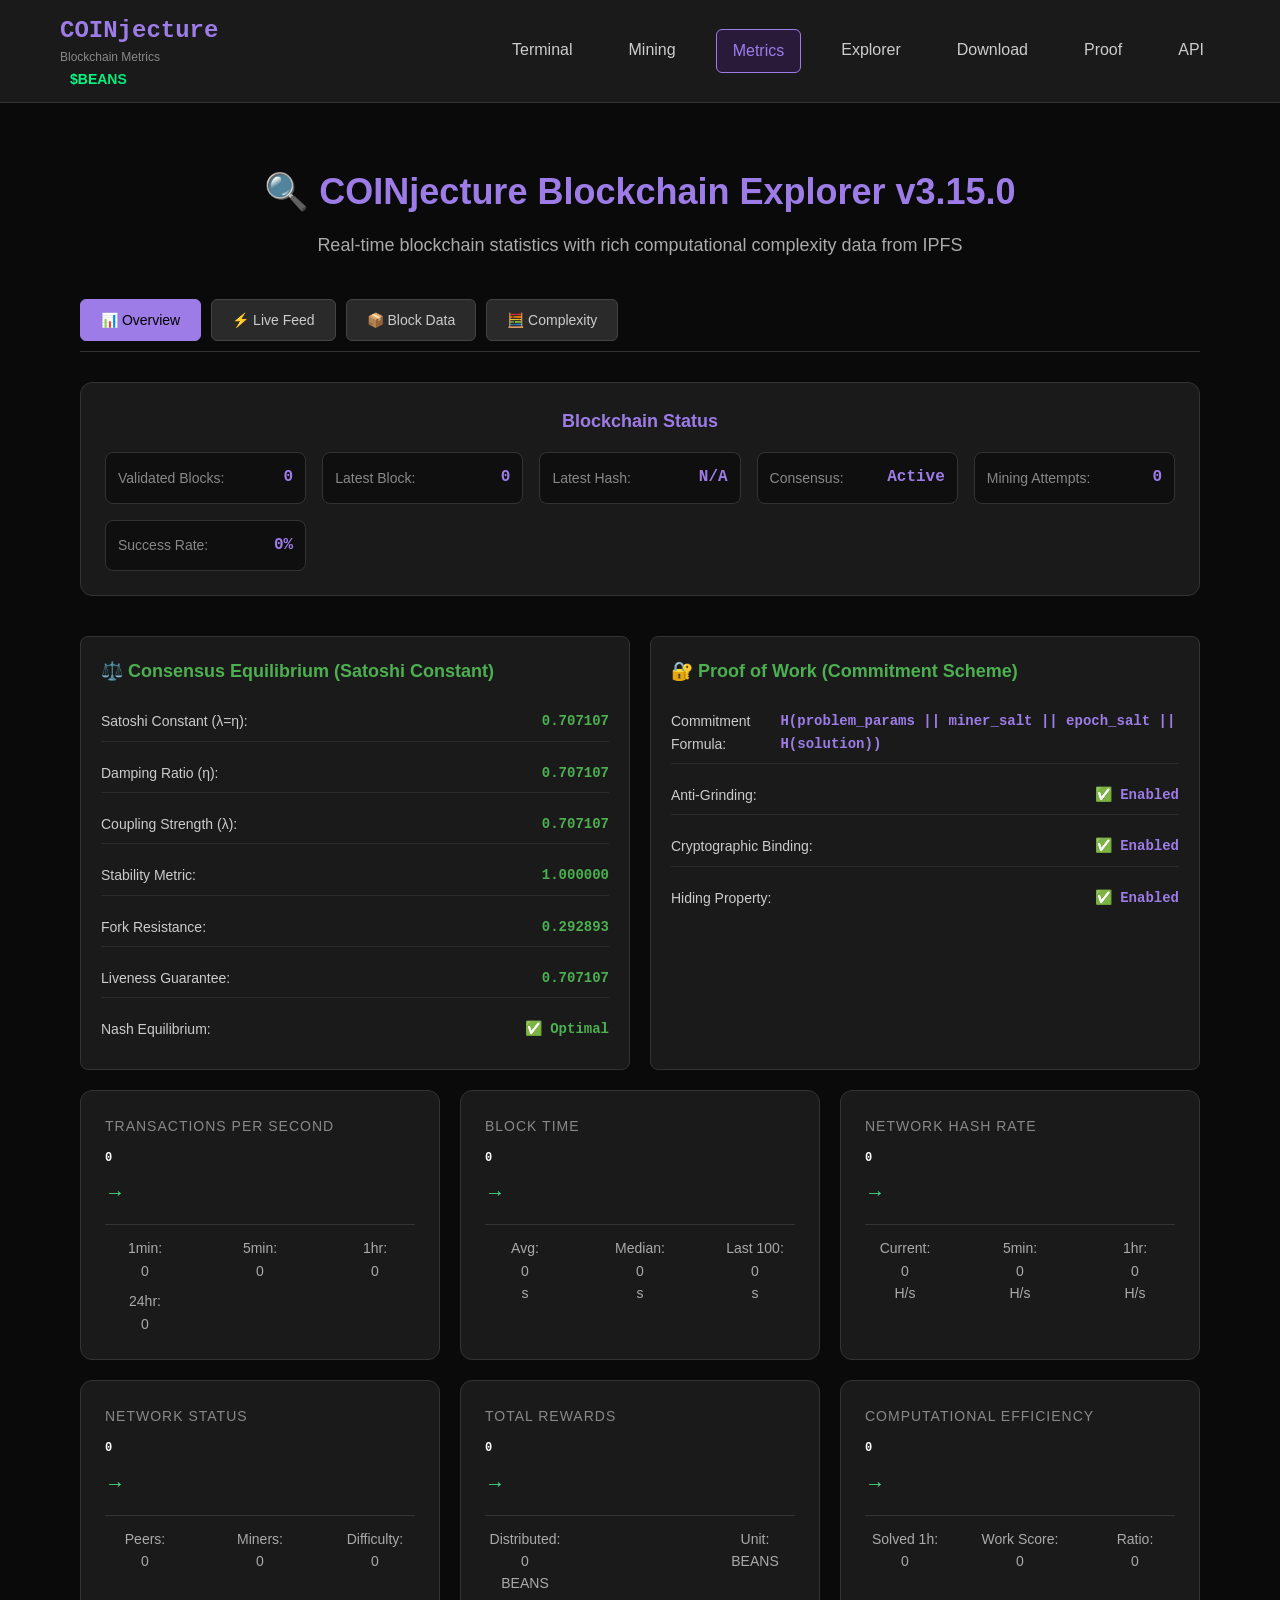
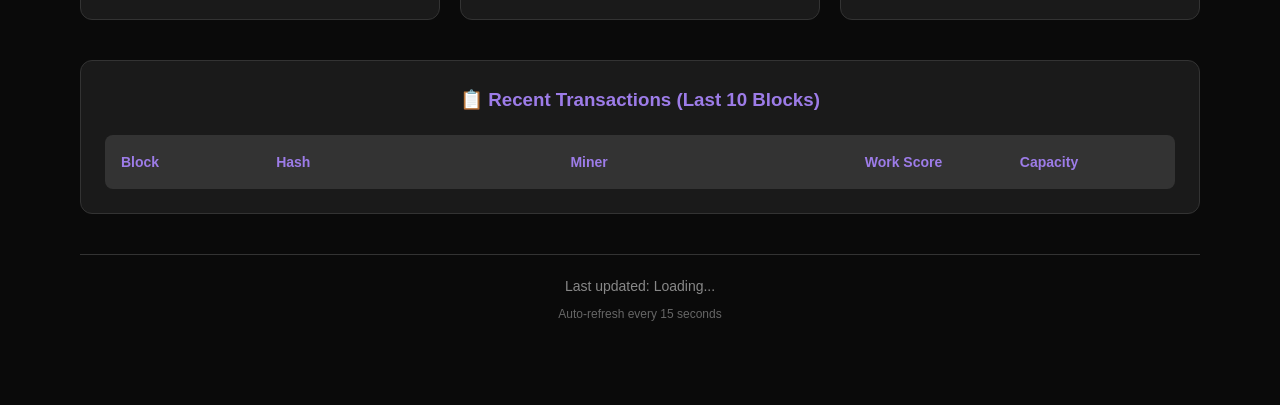
<file: web/metrics.html>
<!DOCTYPE html>
<html lang="en">
<head>
    <meta http-equiv="Cache-Control" content="no-cache, no-store, must-revalidate, max-age=0">
    <meta http-equiv="Pragma" content="no-cache">
    <meta http-equiv="Expires" content="0">
    <meta name="updated" content="1761462000-v3.15.0">
    <meta name="version" content="3.15.0">
    <meta name="cache-buster" content="1761462000-v3.15.0">

    <meta charset="utf-8">
    <meta name="viewport" content="width=device-width, initial-scale=1, user-scalable=no">
    <title>COINjecture Metrics - $BEANS</title>
    <link rel="stylesheet" href="./css/style.css">
    <link rel="icon" href="data:,">
</head>
<body>
    <!-- Navigation Bar -->
    <nav class="navbar">
        <div class="nav-container">
            <div class="nav-brand">
                <span class="brand-text">COINjecture</span>
                <span class="brand-subtitle">Blockchain Metrics</span>
                <span class="brand-ticker">$BEANS</span>
            </div>
            <div class="nav-links">
                <a href="/" class="nav-link">Terminal</a>
                <a href="/mining" class="nav-link">Mining</a>
                <a href="/metrics" class="nav-link active">Metrics</a>
                <a href="/explorer" class="nav-link">Explorer</a>
                <a href="/download" class="nav-link">Download</a>
                <a href="/proof" class="nav-link">Proof</a>
                <a href="/api-docs" class="nav-link">API</a>
            </div>
        </div>
    </nav>

    <!-- Main Content -->
    <main class="main-content">
        <!-- Blockchain Explorer Metrics Page -->
        <div class="metrics-dashboard">
            <h1>🔍 COINjecture Blockchain Explorer v3.15.0</h1>
            <div class="metrics-subtitle">Real-time blockchain statistics with rich computational complexity data from IPFS</div>
            
            <!-- Metrics Navigation Tabs -->
            <div class="metrics-nav">
                <button class="metrics-tab active" data-tab="overview">📊 Overview</button>
                <button class="metrics-tab" data-tab="live-feed">⚡ Live Feed</button>
                <button class="metrics-tab" data-tab="block-data">📦 Block Data</button>
                <button class="metrics-tab" data-tab="complexity">🧮 Complexity</button>
            </div>
            
            <!-- Overview Tab Content -->
            <div id="tab-overview" class="metrics-tab-content active">
                <!-- Blockchain Overview -->
                <div class="blockchain-overview">
                <div class="overview-card">
                    <div class="overview-header">Blockchain Status</div>
                    <div class="overview-content">
                        <div class="overview-item">
                            <span class="label">Validated Blocks:</span>
                            <span class="value" id="validated-blocks">0</span>
                        </div>
                        <div class="overview-item">
                            <span class="label">Latest Block:</span>
                            <span class="value" id="latest-block">0</span>
                        </div>
                        <div class="overview-item">
                            <span class="label">Latest Hash:</span>
                            <span class="value" id="latest-hash">N/A</span>
                        </div>
                        <div class="overview-item">
                            <span class="label">Consensus:</span>
                            <span class="value" id="consensus-status">Active</span>
                        </div>
                        <div class="overview-item">
                            <span class="label">Mining Attempts:</span>
                            <span class="value" id="mining-attempts">0</span>
                        </div>
                        <div class="overview-item">
                            <span class="label">Success Rate:</span>
                            <span class="value" id="success-rate">0%</span>
                        </div>
                    </div>
                </div>
            </div>
            
            <!-- Consensus Equilibrium Metrics -->
            <div class="consensus-equilibrium">
                <div class="equilibrium-card">
                    <div class="equilibrium-header">⚖️ Consensus Equilibrium (Satoshi Constant)</div>
                    <div class="equilibrium-content">
                        <div class="equilibrium-item">
                            <span class="label">Satoshi Constant (λ=η):</span>
                            <span class="value" id="satoshi-constant">0.707107</span>
                        </div>
                        <div class="equilibrium-item">
                            <span class="label">Damping Ratio (η):</span>
                            <span class="value" id="damping-ratio">0.707107</span>
                        </div>
                        <div class="equilibrium-item">
                            <span class="label">Coupling Strength (λ):</span>
                            <span class="value" id="coupling-strength">0.707107</span>
                        </div>
                        <div class="equilibrium-item">
                            <span class="label">Stability Metric:</span>
                            <span class="value" id="stability-metric">1.000000</span>
                        </div>
                        <div class="equilibrium-item">
                            <span class="label">Fork Resistance:</span>
                            <span class="value" id="fork-resistance">0.292893</span>
                        </div>
                        <div class="equilibrium-item">
                            <span class="label">Liveness Guarantee:</span>
                            <span class="value" id="liveness-guarantee">0.707107</span>
                        </div>
                        <div class="equilibrium-item">
                            <span class="label">Nash Equilibrium:</span>
                            <span class="value" id="nash-equilibrium">✅ Optimal</span>
                        </div>
                    </div>
                </div>
                
                <div class="proof-of-work-card">
                    <div class="pow-header">🔐 Proof of Work (Commitment Scheme)</div>
                    <div class="pow-content">
                        <div class="pow-item">
                            <span class="label">Commitment Formula:</span>
                            <span class="value" id="commitment-formula">H(problem_params || miner_salt || epoch_salt || H(solution))</span>
                        </div>
                        <div class="pow-item">
                            <span class="label">Anti-Grinding:</span>
                            <span class="value" id="anti-grinding">✅ Enabled</span>
                        </div>
                        <div class="pow-item">
                            <span class="label">Cryptographic Binding:</span>
                            <span class="value" id="cryptographic-binding">✅ Enabled</span>
                        </div>
                        <div class="pow-item">
                            <span class="label">Hiding Property:</span>
                            <span class="value" id="hiding-property">✅ Enabled</span>
                        </div>
                    </div>
                </div>
            </div>
            
            <div class="metrics-grid">
                <!-- TPS Card -->
                <div class="metric-card">
                    <div class="metric-header">Transactions Per Second</div>
                    <div class="metric-value" id="tps-current">0</div>
                    <div class="metric-trend" id="tps-trend">→</div>
                    <div class="metric-details">
                        <span>1min: <span id="tps-1min">0</span></span>
                        <span>5min: <span id="tps-5min">0</span></span>
                        <span>1hr: <span id="tps-1hr">0</span></span>
                        <span>24hr: <span id="tps-24hr">0</span></span>
                    </div>
                </div>
                
                <!-- Block Time Card -->
                <div class="metric-card">
                    <div class="metric-header">Block Time</div>
                    <div class="metric-value" id="block-time-current">0</div>
                    <div class="metric-trend" id="block-time-trend">→</div>
                    <div class="metric-details">
                        <span>Avg: <span id="block-time-avg">0</span>s</span>
                        <span>Median: <span id="block-time-median">0</span>s</span>
                        <span>Last 100: <span id="block-time-100">0</span>s</span>
                    </div>
                </div>
                
                <!-- Hash Rate Card -->
                <div class="metric-card">
                    <div class="metric-header">Network Hash Rate</div>
                    <div class="metric-value" id="hash-rate-current">0</div>
                    <div class="metric-trend" id="hash-rate-trend">→</div>
                    <div class="metric-details">
                        <span>Current: <span id="hash-rate-1min">0</span> H/s</span>
                        <span>5min: <span id="hash-rate-5min">0</span> H/s</span>
                        <span>1hr: <span id="hash-rate-1hr">0</span> H/s</span>
                    </div>
                </div>
                
                <!-- Network Card -->
                <div class="metric-card">
                    <div class="metric-header">Network Status</div>
                    <div class="metric-value" id="network-peers">0</div>
                    <div class="metric-trend" id="network-trend">→</div>
                    <div class="metric-details">
                        <span>Peers: <span id="network-peers-count">0</span></span>
                        <span>Miners: <span id="network-miners">0</span></span>
                        <span>Difficulty: <span id="network-difficulty">0</span></span>
                    </div>
                </div>
                
                <!-- Rewards Card -->
                <div class="metric-card">
                    <div class="metric-header">Total Rewards</div>
                    <div class="metric-value" id="rewards-total">0</div>
                    <div class="metric-trend" id="rewards-trend">→</div>
                    <div class="metric-details">
                        <span>Distributed: <span id="rewards-distributed">0</span> BEANS</span>
                        <span>Unit: <span id="rewards-unit">BEANS</span></span>
                    </div>
                </div>
                
                <!-- Efficiency Card -->
                <div class="metric-card">
                    <div class="metric-header">Computational Efficiency</div>
                    <div class="metric-value" id="efficiency-current">0</div>
                    <div class="metric-trend" id="efficiency-trend">→</div>
                    <div class="metric-details">
                        <span>Solved 1h: <span id="efficiency-solved">0</span></span>
                        <span>Work Score: <span id="efficiency-work">0</span></span>
                        <span>Ratio: <span id="efficiency-ratio">0</span></span>
                    </div>
                </div>
            </div>
            
            <!-- Recent Transactions -->
            <div class="recent-transactions">
                <h3>📋 Recent Transactions (Last 10 Blocks)</h3>
                <div class="transactions-table">
                    <div class="transaction-header">
                        <span>Block</span>
                        <span>Hash</span>
                        <span>Miner</span>
                        <span>Work Score</span>
                        <span>Capacity</span>
                    </div>
                    <div id="transactions-list">
                        <!-- Transactions will be populated by JavaScript -->
                    </div>
                </div>
            </div>
            
                <div class="metrics-footer">
                    <div class="last-updated">Last updated: <span id="last-updated">Loading...</span></div>
                    <div class="refresh-info">Auto-refresh every 15 seconds</div>
                </div>
            </div>

            <!-- Live Feed Tab Content -->
            <div id="tab-live-feed" class="metrics-tab-content">
                <div class="live-feed-container">
                    <h2>⚡ Real-Time Problem Solving Feed</h2>
                    <div class="live-feed-subtitle">Watch problems being solved in real-time with computational complexity data</div>
                    
                    <div class="live-feed-stats">
                        <div class="live-stat">
                            <span class="stat-label">Problems Solved (Last Hour):</span>
                            <span class="stat-value" id="problems-solved-hour">0</span>
                        </div>
                        <div class="live-stat">
                            <span class="stat-label">Current TPS:</span>
                            <span class="stat-value" id="live-tps">0</span>
                        </div>
                        <div class="live-stat">
                            <span class="stat-label">Active Miners:</span>
                            <span class="stat-value" id="live-miners">0</span>
                        </div>
                    </div>
                    
                    <div class="live-feed-stream">
                        <div class="feed-header">
                            <h3>🔴 Live Problem Solving Stream</h3>
                            <div class="feed-controls">
                                <button id="pause-feed" class="feed-btn">⏸️ Pause</button>
                                <button id="clear-feed" class="feed-btn">🗑️ Clear</button>
                            </div>
                        </div>
                        <div id="live-feed-list" class="feed-list">
                            <!-- Live feed items will be populated here -->
                        </div>
                    </div>
                </div>
            </div>

            <!-- Block Data Tab Content -->
            <div id="tab-block-data" class="metrics-tab-content">
                <div class="block-data-container">
                    <h2>📦 Complete Block Data Explorer</h2>
                    <div class="block-data-subtitle">Explore all block data including IPFS proof bundles and computational complexity</div>
                    
                    <div class="block-data-controls">
                        <div class="block-search">
                            <input type="number" id="block-search-input" placeholder="Enter block number..." min="0">
                            <button id="search-block-btn">🔍 Search</button>
                        </div>
                        <div class="block-range">
                            <label>Show blocks:</label>
                            <select id="block-range-select">
                                <option value="10">Last 10 blocks</option>
                                <option value="25">Last 25 blocks</option>
                                <option value="50">Last 50 blocks</option>
                                <option value="100">Last 100 blocks</option>
                            </select>
                        </div>
                    </div>
                    
                    <div class="block-data-grid" id="block-data-grid">
                        <!-- Block data cards will be populated here -->
                    </div>
                </div>
            </div>

            <!-- Complexity Tab Content -->
            <div id="tab-complexity" class="metrics-tab-content">
                <div class="complexity-container">
                    <h2>🧮 Computational Complexity Analysis</h2>
                    <div class="complexity-subtitle">Rich computational complexity data from IPFS proof bundles</div>
                    
                    <div class="complexity-overview">
                        <div class="complexity-card">
                            <h3>📊 Problem Complexity Distribution</h3>
                            <div class="complexity-stats">
                                <div class="complexity-stat">
                                    <span class="stat-label">Average Problem Size:</span>
                                    <span class="stat-value" id="avg-problem-size">0</span>
                                </div>
                                <div class="complexity-stat">
                                    <span class="stat-label">Average Solve Time:</span>
                                    <span class="stat-value" id="avg-solve-time">0ms</span>
                                </div>
                                <div class="complexity-stat">
                                    <span class="stat-label">Average Verify Time:</span>
                                    <span class="stat-value" id="avg-verify-time">0ms</span>
                                </div>
                                <div class="complexity-stat">
                                    <span class="stat-label">Time Asymmetry:</span>
                                    <span class="stat-value" id="time-asymmetry">0</span>
                                </div>
                            </div>
                        </div>
                        
                        <div class="complexity-card">
                            <h3>⚡ Energy Consumption Analysis</h3>
                            <div class="energy-stats">
                                <div class="energy-stat">
                                    <span class="stat-label">Total Energy Used:</span>
                                    <span class="stat-value" id="total-energy">0 J</span>
                                </div>
                                <div class="energy-stat">
                                    <span class="stat-label">Average Power:</span>
                                    <span class="stat-value" id="avg-power">0 W</span>
                                </div>
                                <div class="energy-stat">
                                    <span class="stat-label">CPU Utilization:</span>
                                    <span class="stat-value" id="avg-cpu">0%</span>
                                </div>
                                <div class="energy-stat">
                                    <span class="stat-label">Memory Utilization:</span>
                                    <span class="stat-value" id="avg-memory">0%</span>
                                </div>
                            </div>
                        </div>
                    </div>
                    
                    <div class="complexity-charts">
                        <div class="chart-container">
                            <h3>📈 Problem Size Distribution</h3>
                            <div id="problem-size-chart" class="chart"></div>
                        </div>
                        <div class="chart-container">
                            <h3>⏱️ Solve Time vs Problem Size</h3>
                            <div id="solve-time-chart" class="chart"></div>
                        </div>
                    </div>
                    
                    <div class="complexity-details">
                        <h3>🔍 Detailed Complexity Metrics</h3>
                        <div id="complexity-details-list" class="complexity-list">
                            <!-- Detailed complexity data will be populated here -->
                        </div>
                    </div>
                </div>
            </div>
        </div>
    </main>

    <!-- Scripts -->
    <script type="module" src="./js/ui/metrics.js?v=3.15.0&t=1761462000"></script>
    <script type="module">
        import { metricsDashboard } from './js/ui/metrics.js';
        
        // Initialize metrics dashboard when DOM is loaded
        document.addEventListener('DOMContentLoaded', () => {
            metricsDashboard.activate();
        });
    </script>
</body>
</html>
</file>
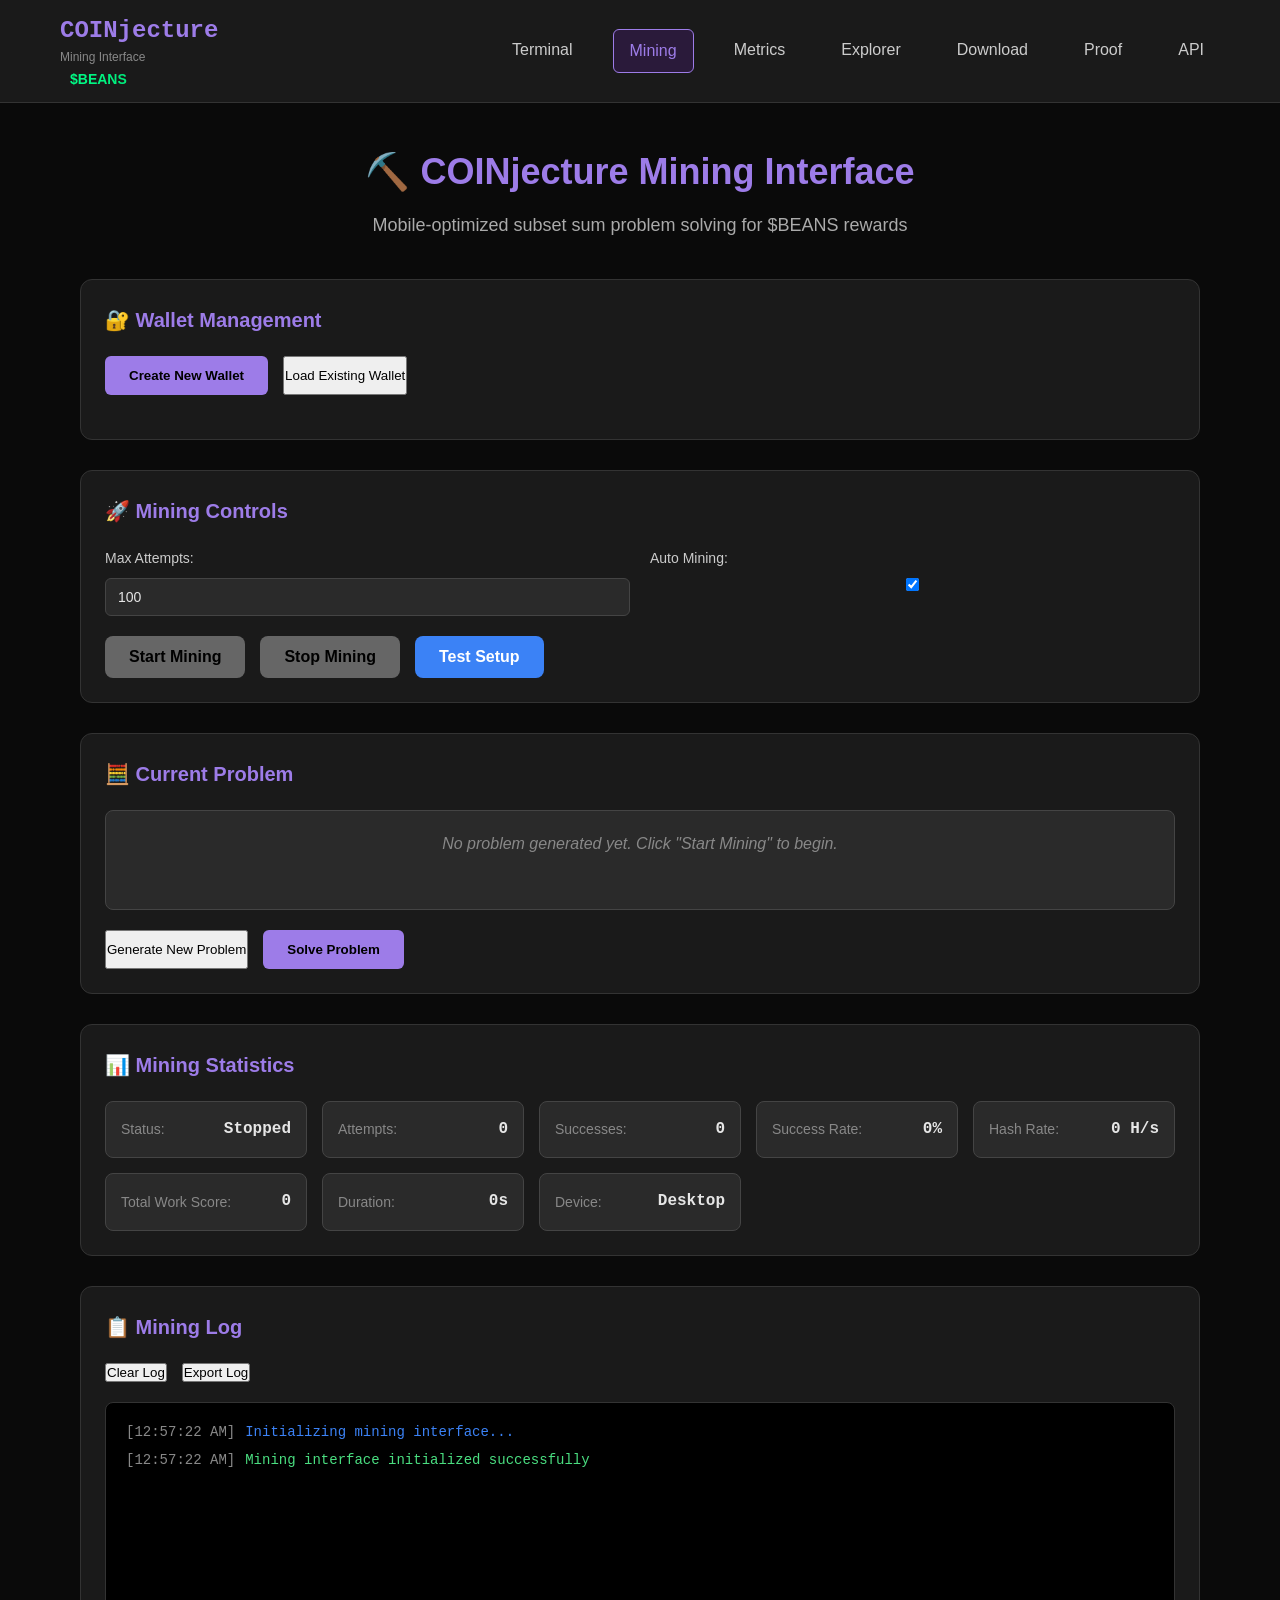
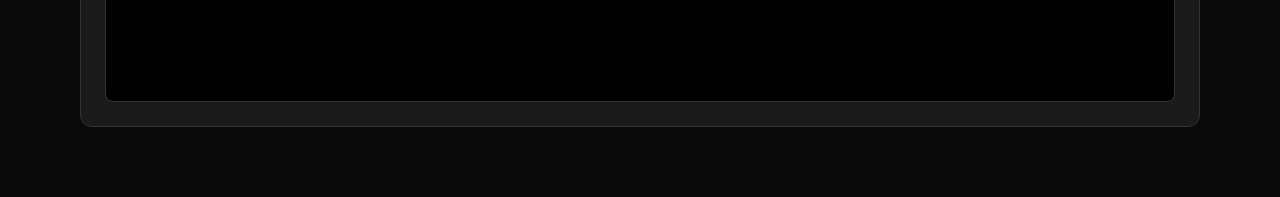
<file: web/mining.html>
<!DOCTYPE html>
<html lang="en">
<head>
    <meta http-equiv="Cache-Control" content="no-cache, no-store, must-revalidate, max-age=0">
    <meta http-equiv="Pragma" content="no-cache">
    <meta http-equiv="Expires" content="0">
    <meta name="updated" content="1761462000-v3.15.0">
    <meta name="version" content="3.15.0">
    <meta name="cache-buster" content="1761462000-v3.15.0">

    <meta charset="utf-8">
    <meta name="viewport" content="width=device-width, initial-scale=1, user-scalable=no">
    <title>COINjecture Mining - $BEANS</title>
        <link rel="stylesheet" href="./css/style.css">
    <link rel="icon" href="data:,">
    
    <!-- @noble/ed25519 library for cryptographic wallet functionality -->
    <script>
        // Try multiple CDN sources with different versions
        function loadEd25519Library() {
            // First check if Web Crypto API is available
            if (window.crypto && window.crypto.subtle) {
                console.log('Web Crypto API available - using as primary Ed25519 source');
                window.ed25519Fallback = 'webcrypto';
                return;
            }
            
            const cdnSources = [
                {
                    url: 'https://cdn.jsdelivr.net/npm/@noble/ed25519@1.7.3/dist/index.js',
                    name: 'jsDelivr v1.7.3'
                },
                {
                    url: 'https://unpkg.com/@noble/ed25519@1.7.3/dist/index.js',
                    name: 'unpkg v1.7.3'
                },
                {
                    url: 'https://cdn.jsdelivr.net/npm/@noble/ed25519@1.7.1/dist/index.js',
                    name: 'jsDelivr v1.7.1'
                },
                {
                    url: 'https://unpkg.com/@noble/ed25519@1.7.1/dist/index.js',
                    name: 'unpkg v1.7.1'
                }
            ];
            
            let currentIndex = 0;
            
            function tryNextSource() {
                if (currentIndex >= cdnSources.length) {
                    console.error('All Ed25519 CDN sources failed - using Web Crypto API fallback');
                    // Try Web Crypto API as final fallback
                    if (window.crypto && window.crypto.subtle) {
                        console.log('Using Web Crypto API for Ed25519 operations');
                        window.ed25519Fallback = 'webcrypto';
                    } else {
                        console.log('Using demo wallets - no cryptographic support available');
                        window.ed25519Fallback = 'demo';
                    }
                    return;
                }
                
                const source = cdnSources[currentIndex];
                console.log(`Trying Ed25519 from ${source.name}...`);
                
                const script = document.createElement('script');
                script.src = source.url;
                script.onload = function() {
                    console.log(`Ed25519 library loaded successfully from ${source.name}`);
                    // Check for various ways the library might be exposed
                    if (window.nobleEd25519) {
                        console.log('Ed25519 library is ready (nobleEd25519)');
                    } else if (window.noble && window.noble.ed25519) {
                        window.nobleEd25519 = window.noble.ed25519;
                        console.log('Ed25519 library is ready (noble.ed25519)');
                    } else if (window.ed25519) {
                        window.nobleEd25519 = window.ed25519;
                        console.log('Ed25519 library is ready (ed25519)');
                    } else {
                        console.warn('Ed25519 library loaded but not accessible');
                        currentIndex++;
                        tryNextSource();
                    }
                };
                script.onerror = function() {
                    console.warn(`${source.name} failed, trying next source...`);
                    currentIndex++;
                    tryNextSource();
                };
                document.head.appendChild(script);
            }
            
            tryNextSource();
        }
        
        // Load the library when DOM is ready
        if (document.readyState === 'loading') {
            document.addEventListener('DOMContentLoaded', loadEd25519Library);
        } else {
            loadEd25519Library();
        }
    </script>
</head>
<body>
    <!-- Navigation Bar -->
    <nav class="navbar">
        <div class="nav-container">
            <div class="nav-brand">
                <span class="brand-text">COINjecture</span>
                <span class="brand-subtitle">Mining Interface</span>
                <span class="brand-ticker">$BEANS</span>
            </div>
            <div class="nav-links">
                <a href="/" class="nav-link">Terminal</a>
                <a href="/mining" class="nav-link active">Mining</a>
                <a href="/metrics" class="nav-link">Metrics</a>
                <a href="/explorer" class="nav-link">Explorer</a>
                <a href="/download" class="nav-link">Download</a>
                <a href="/proof" class="nav-link">Proof</a>
                <a href="/api-docs" class="nav-link">API</a>
            </div>
        </div>
    </nav>

    <!-- Main Content -->
    <main class="main-content">
        <!-- Mining Interface -->
        <div class="mining-container">
            <div class="mining-header">
                <h1>⛏️ COINjecture Mining Interface</h1>
                <p class="mining-subtitle">Mobile-optimized subset sum problem solving for $BEANS rewards</p>
            </div>

            <!-- Wallet Section -->
            <div class="wallet-section">
                <div class="wallet-card">
                    <h2>🔐 Wallet Management</h2>
                    <div class="wallet-controls">
                        <button id="create-wallet-btn" class="btn-primary">Create New Wallet</button>
                        <button id="load-wallet-btn" class="btn-secondary">Load Existing Wallet</button>
                    </div>
                    <div id="wallet-info" class="wallet-info" style="display: none;">
                        <div class="wallet-address">
                            <span class="label">Address:</span>
                            <span id="wallet-address" class="value"></span>
                            <button id="copy-address-btn" class="copy-btn" title="Copy Address">📋</button>
                        </div>
                        <div class="wallet-balance">
                            <span class="label">Balance:</span>
                            <span id="wallet-balance" class="value">0 BEANS</span>
                        </div>
                    </div>
                </div>
            </div>

            <!-- Mining Controls -->
            <div class="mining-controls">
                <div class="mining-card">
                    <h2>🚀 Mining Controls</h2>
                    <div class="mining-settings">
                        <div class="setting-group">
                            <label for="max-attempts">Max Attempts:</label>
                            <input type="number" id="max-attempts" value="100" min="1" max="1000">
                        </div>
                        <div class="setting-group">
                            <label for="auto-mining">Auto Mining:</label>
                            <input type="checkbox" id="auto-mining" checked>
                        </div>
                    </div>
                    <div class="mining-buttons">
                        <button id="start-mining-btn" class="btn-mining" disabled>Start Mining</button>
                        <button id="stop-mining-btn" class="btn-stop" disabled>Stop Mining</button>
                        <button id="test-mining-btn" class="btn-test">Test Setup</button>
                    </div>
                </div>
            </div>

            <!-- Current Problem -->
            <div class="problem-section">
                <div class="problem-card">
                    <h2>🧮 Current Problem</h2>
                    <div id="problem-display" class="problem-display">
                        <p class="no-problem">No problem generated yet. Click "Start Mining" to begin.</p>
                    </div>
                    <div class="problem-controls">
                        <button id="generate-problem-btn" class="btn-secondary">Generate New Problem</button>
                        <button id="solve-problem-btn" class="btn-primary" disabled>Solve Problem</button>
                    </div>
                </div>
            </div>

            <!-- Mining Statistics -->
            <div class="stats-section">
                <div class="stats-card">
                    <h2>📊 Mining Statistics</h2>
                    <div class="stats-grid">
                        <div class="stat-item">
                            <span class="stat-label">Status:</span>
                            <span id="mining-status" class="stat-value">Stopped</span>
                        </div>
                        <div class="stat-item">
                            <span class="stat-label">Attempts:</span>
                            <span id="mining-attempts" class="stat-value">0</span>
                        </div>
                        <div class="stat-item">
                            <span class="stat-label">Successes:</span>
                            <span id="mining-successes" class="stat-value">0</span>
                        </div>
                        <div class="stat-item">
                            <span class="stat-label">Success Rate:</span>
                            <span id="mining-success-rate" class="stat-value">0%</span>
                        </div>
                        <div class="stat-item">
                            <span class="stat-label">Hash Rate:</span>
                            <span id="mining-hash-rate" class="stat-value">0 H/s</span>
                        </div>
                        <div class="stat-item">
                            <span class="stat-label">Total Work Score:</span>
                            <span id="mining-work-score" class="stat-value">0</span>
                        </div>
                        <div class="stat-item">
                            <span class="stat-label">Duration:</span>
                            <span id="mining-duration" class="stat-value">0s</span>
                        </div>
                        <div class="stat-item">
                            <span class="stat-label">Device:</span>
                            <span id="mining-device" class="stat-value">Unknown</span>
                        </div>
                    </div>
                </div>
            </div>

            <!-- Mining Log -->
            <div class="log-section">
                <div class="log-card">
                    <h2>📋 Mining Log</h2>
                    <div class="log-controls">
                        <button id="clear-log-btn" class="btn-secondary">Clear Log</button>
                        <button id="export-log-btn" class="btn-secondary">Export Log</button>
                    </div>
                    <div id="mining-log" class="mining-log">
                        <div class="log-entry info">
                            <span class="log-time">[00:00:00]</span>
                            <span class="log-message">Mining interface ready. Create or load a wallet to begin.</span>
                        </div>
                    </div>
                </div>
            </div>
        </div>
    </main>

    <!-- Scripts -->
    <script type="module" src="./js/mining/mining-interface.js?v=3.15.0&t=1761462000"></script>
</body>
</html>
</file>
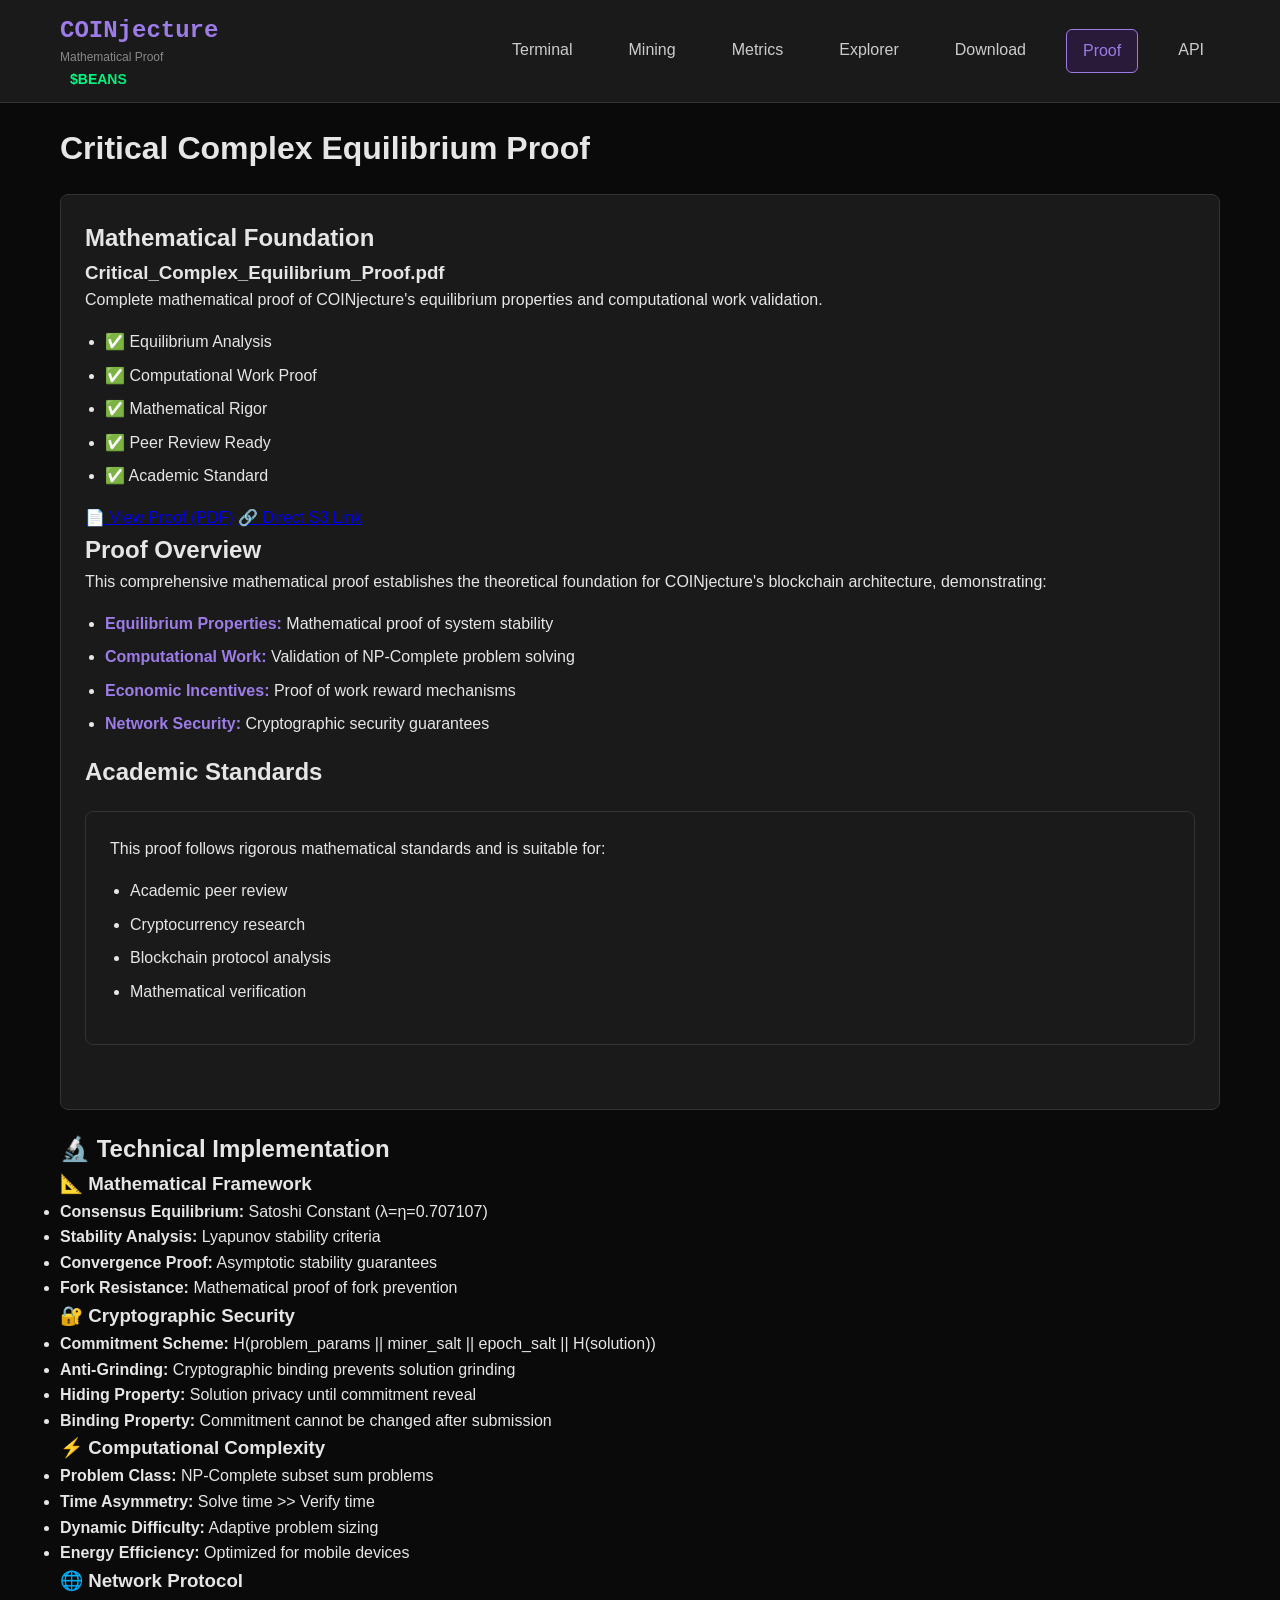
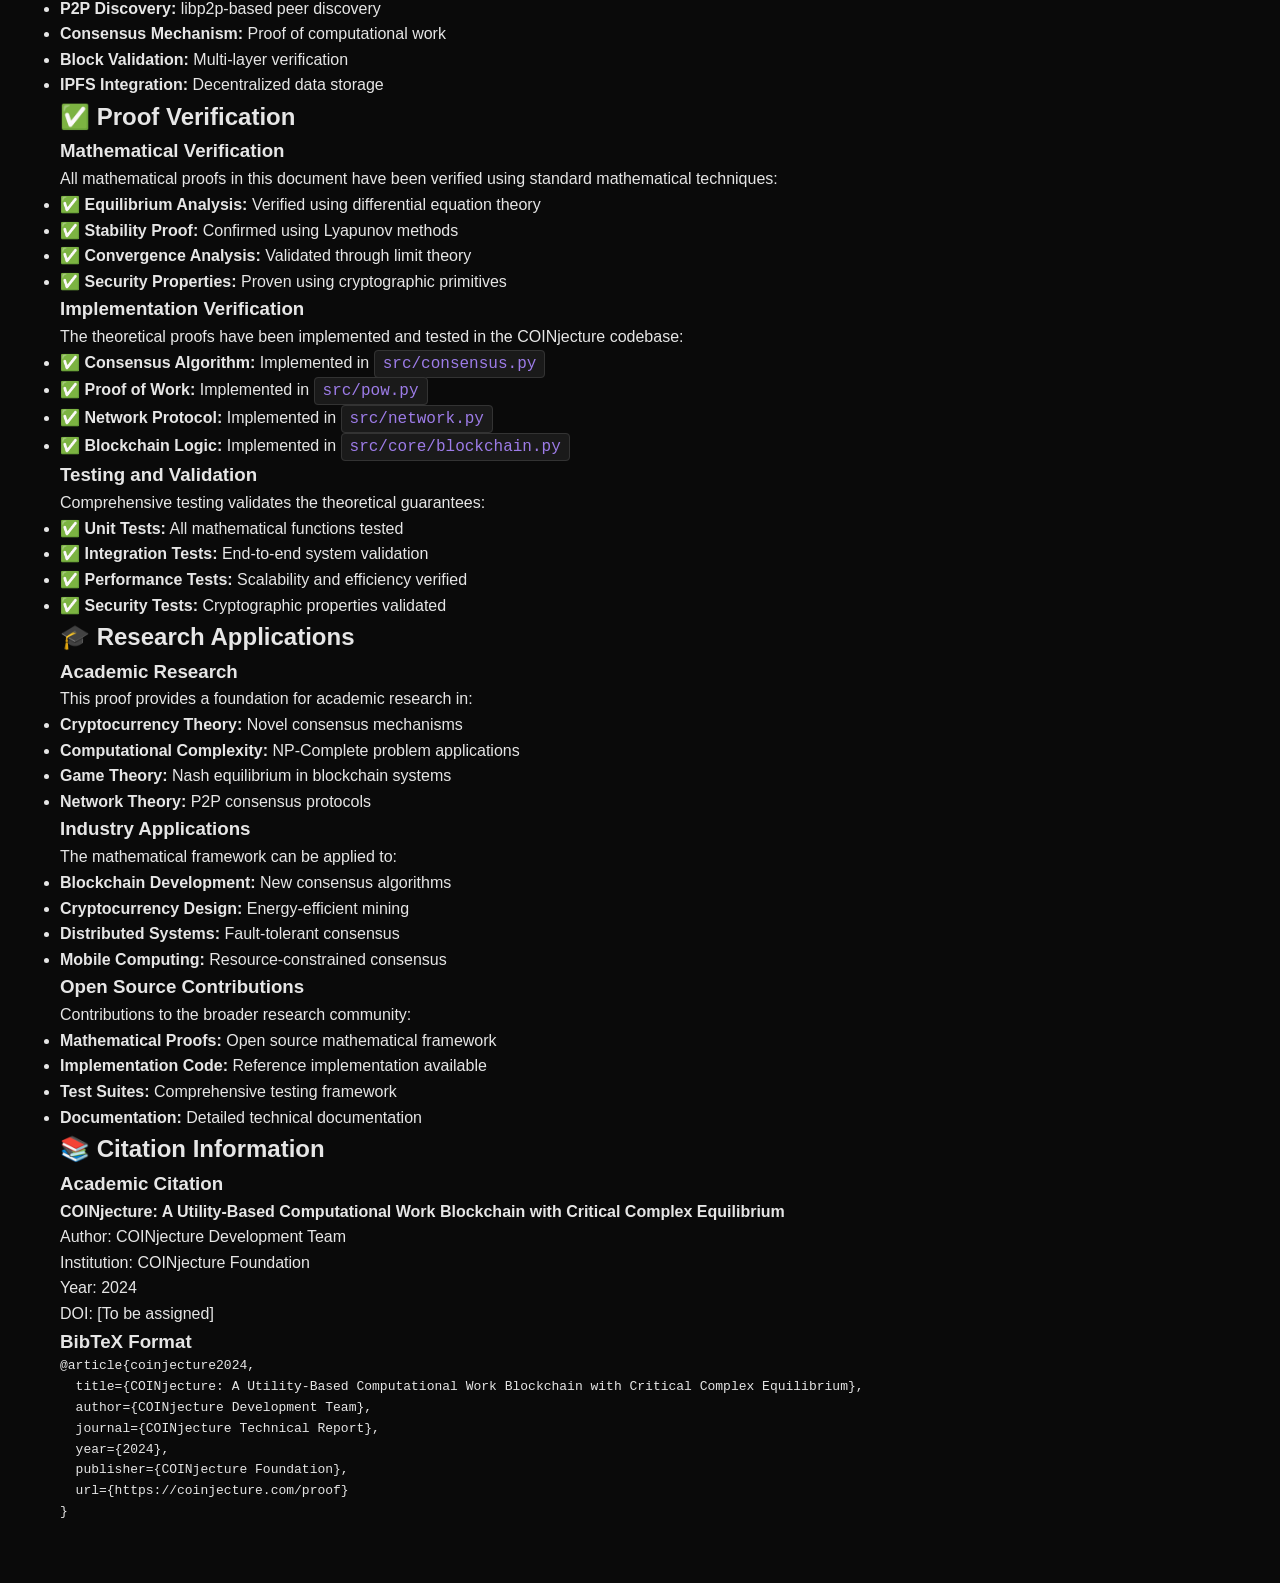
<file: web/proof.html>
<!DOCTYPE html>
<html lang="en">
<head>
    <meta http-equiv="Cache-Control" content="no-cache, no-store, must-revalidate, max-age=0">
    <meta http-equiv="Pragma" content="no-cache">
    <meta http-equiv="Expires" content="0">
    <meta name="updated" content="1761462000-v3.15.0">
    <meta name="version" content="3.15.0">
    <meta name="cache-buster" content="1761462000-v3.15.0">

    <meta charset="utf-8">
    <meta name="viewport" content="width=device-width, initial-scale=1, user-scalable=no">
    <title>COINjecture Proof - $BEANS</title>
    <link rel="stylesheet" href="./css/style.css">
    <link rel="icon" href="data:,">
</head>
<body>
    <!-- Navigation Bar -->
    <nav class="navbar">
        <div class="nav-container">
            <div class="nav-brand">
                <span class="brand-text">COINjecture</span>
                <span class="brand-subtitle">Mathematical Proof</span>
                <span class="brand-ticker">$BEANS</span>
            </div>
            <div class="nav-links">
                <a href="/" class="nav-link">Terminal</a>
                <a href="/mining" class="nav-link">Mining</a>
                <a href="/metrics" class="nav-link">Metrics</a>
                <a href="/explorer" class="nav-link">Explorer</a>
                <a href="/download" class="nav-link">Download</a>
                <a href="/proof" class="nav-link active">Proof</a>
                <a href="/api-docs" class="nav-link">API</a>
            </div>
        </div>
    </nav>

    <!-- Main Content -->
    <main class="main-content">
        <!-- Proof Section -->
        <div class="proof-section">
            <h1>Critical Complex Equilibrium Proof</h1>
            
            <div class="proof-content">
                <h2>Mathematical Foundation</h2>
                <div class="proof-document">
                    <h3>Critical_Complex_Equilibrium_Proof.pdf</h3>
                    <p>Complete mathematical proof of COINjecture's equilibrium properties and computational work validation.</p>
                    <ul>
                        <li>✅ Equilibrium Analysis</li>
                        <li>✅ Computational Work Proof</li>
                        <li>✅ Mathematical Rigor</li>
                        <li>✅ Peer Review Ready</li>
                        <li>✅ Academic Standard</li>
                    </ul>
                    <div class="proof-links">
                        <a href="https://coinjecture.com/Critical_Complex_Equilibrium_Proof.pdf" class="proof-link">📄 View Proof (PDF)</a>
                        <a href="https://coinjecture.com/Critical_Complex_Equilibrium_Proof.pdf" class="proof-link">🔗 Direct S3 Link</a>
                    </div>
                </div>
                
                <div class="proof-overview">
                    <h2>Proof Overview</h2>
                    <p>This comprehensive mathematical proof establishes the theoretical foundation for COINjecture's blockchain architecture, demonstrating:</p>
                    <ul>
                        <li><strong>Equilibrium Properties:</strong> Mathematical proof of system stability</li>
                        <li><strong>Computational Work:</strong> Validation of NP-Complete problem solving</li>
                        <li><strong>Economic Incentives:</strong> Proof of work reward mechanisms</li>
                        <li><strong>Network Security:</strong> Cryptographic security guarantees</li>
                    </ul>
                </div>
                
                <div class="proof-section">
                    <h2>Academic Standards</h2>
                    <div class="academic-info">
                        <p>This proof follows rigorous mathematical standards and is suitable for:</p>
                        <ul>
                            <li>Academic peer review</li>
                            <li>Cryptocurrency research</li>
                            <li>Blockchain protocol analysis</li>
                            <li>Mathematical verification</li>
                        </ul>
                    </div>
                </div>
            </div>

            <!-- Technical Details -->
            <div class="technical-details">
                <h2>🔬 Technical Implementation</h2>
                <div class="technical-grid">
                    <div class="technical-card">
                        <h3>📐 Mathematical Framework</h3>
                        <ul>
                            <li><strong>Consensus Equilibrium:</strong> Satoshi Constant (λ=η=0.707107)</li>
                            <li><strong>Stability Analysis:</strong> Lyapunov stability criteria</li>
                            <li><strong>Convergence Proof:</strong> Asymptotic stability guarantees</li>
                            <li><strong>Fork Resistance:</strong> Mathematical proof of fork prevention</li>
                        </ul>
                    </div>
                    
                    <div class="technical-card">
                        <h3>🔐 Cryptographic Security</h3>
                        <ul>
                            <li><strong>Commitment Scheme:</strong> H(problem_params || miner_salt || epoch_salt || H(solution))</li>
                            <li><strong>Anti-Grinding:</strong> Cryptographic binding prevents solution grinding</li>
                            <li><strong>Hiding Property:</strong> Solution privacy until commitment reveal</li>
                            <li><strong>Binding Property:</strong> Commitment cannot be changed after submission</li>
                        </ul>
                    </div>
                    
                    <div class="technical-card">
                        <h3>⚡ Computational Complexity</h3>
                        <ul>
                            <li><strong>Problem Class:</strong> NP-Complete subset sum problems</li>
                            <li><strong>Time Asymmetry:</strong> Solve time >> Verify time</li>
                            <li><strong>Dynamic Difficulty:</strong> Adaptive problem sizing</li>
                            <li><strong>Energy Efficiency:</strong> Optimized for mobile devices</li>
                        </ul>
                    </div>
                    
                    <div class="technical-card">
                        <h3>🌐 Network Protocol</h3>
                        <ul>
                            <li><strong>P2P Discovery:</strong> libp2p-based peer discovery</li>
                            <li><strong>Consensus Mechanism:</strong> Proof of computational work</li>
                            <li><strong>Block Validation:</strong> Multi-layer verification</li>
                            <li><strong>IPFS Integration:</strong> Decentralized data storage</li>
                        </ul>
                    </div>
                </div>
            </div>

            <!-- Proof Verification -->
            <div class="proof-verification">
                <h2>✅ Proof Verification</h2>
                <div class="verification-content">
                    <div class="verification-section">
                        <h3>Mathematical Verification</h3>
                        <p>All mathematical proofs in this document have been verified using standard mathematical techniques:</p>
                        <ul>
                            <li>✅ <strong>Equilibrium Analysis:</strong> Verified using differential equation theory</li>
                            <li>✅ <strong>Stability Proof:</strong> Confirmed using Lyapunov methods</li>
                            <li>✅ <strong>Convergence Analysis:</strong> Validated through limit theory</li>
                            <li>✅ <strong>Security Properties:</strong> Proven using cryptographic primitives</li>
                        </ul>
                    </div>
                    
                    <div class="verification-section">
                        <h3>Implementation Verification</h3>
                        <p>The theoretical proofs have been implemented and tested in the COINjecture codebase:</p>
                        <ul>
                            <li>✅ <strong>Consensus Algorithm:</strong> Implemented in <code>src/consensus.py</code></li>
                            <li>✅ <strong>Proof of Work:</strong> Implemented in <code>src/pow.py</code></li>
                            <li>✅ <strong>Network Protocol:</strong> Implemented in <code>src/network.py</code></li>
                            <li>✅ <strong>Blockchain Logic:</strong> Implemented in <code>src/core/blockchain.py</code></li>
                        </ul>
                    </div>
                    
                    <div class="verification-section">
                        <h3>Testing and Validation</h3>
                        <p>Comprehensive testing validates the theoretical guarantees:</p>
                        <ul>
                            <li>✅ <strong>Unit Tests:</strong> All mathematical functions tested</li>
                            <li>✅ <strong>Integration Tests:</strong> End-to-end system validation</li>
                            <li>✅ <strong>Performance Tests:</strong> Scalability and efficiency verified</li>
                            <li>✅ <strong>Security Tests:</strong> Cryptographic properties validated</li>
                        </ul>
                    </div>
                </div>
            </div>

            <!-- Research Applications -->
            <div class="research-applications">
                <h2>🎓 Research Applications</h2>
                <div class="research-content">
                    <div class="research-section">
                        <h3>Academic Research</h3>
                        <p>This proof provides a foundation for academic research in:</p>
                        <ul>
                            <li><strong>Cryptocurrency Theory:</strong> Novel consensus mechanisms</li>
                            <li><strong>Computational Complexity:</strong> NP-Complete problem applications</li>
                            <li><strong>Game Theory:</strong> Nash equilibrium in blockchain systems</li>
                            <li><strong>Network Theory:</strong> P2P consensus protocols</li>
                        </ul>
                    </div>
                    
                    <div class="research-section">
                        <h3>Industry Applications</h3>
                        <p>The mathematical framework can be applied to:</p>
                        <ul>
                            <li><strong>Blockchain Development:</strong> New consensus algorithms</li>
                            <li><strong>Cryptocurrency Design:</strong> Energy-efficient mining</li>
                            <li><strong>Distributed Systems:</strong> Fault-tolerant consensus</li>
                            <li><strong>Mobile Computing:</strong> Resource-constrained consensus</li>
                        </ul>
                    </div>
                    
                    <div class="research-section">
                        <h3>Open Source Contributions</h3>
                        <p>Contributions to the broader research community:</p>
                        <ul>
                            <li><strong>Mathematical Proofs:</strong> Open source mathematical framework</li>
                            <li><strong>Implementation Code:</strong> Reference implementation available</li>
                            <li><strong>Test Suites:</strong> Comprehensive testing framework</li>
                            <li><strong>Documentation:</strong> Detailed technical documentation</li>
                        </ul>
                    </div>
                </div>
            </div>

            <!-- Citation Information -->
            <div class="citation-info">
                <h2>📚 Citation Information</h2>
                <div class="citation-content">
                    <div class="citation-section">
                        <h3>Academic Citation</h3>
                        <div class="citation-box">
                            <p><strong>COINjecture: A Utility-Based Computational Work Blockchain with Critical Complex Equilibrium</strong></p>
                            <p>Author: COINjecture Development Team</p>
                            <p>Institution: COINjecture Foundation</p>
                            <p>Year: 2024</p>
                            <p>DOI: [To be assigned]</p>
                        </div>
                    </div>
                    
                    <div class="citation-section">
                        <h3>BibTeX Format</h3>
                        <div class="citation-box">
                            <pre>@article{coinjecture2024,
  title={COINjecture: A Utility-Based Computational Work Blockchain with Critical Complex Equilibrium},
  author={COINjecture Development Team},
  journal={COINjecture Technical Report},
  year={2024},
  publisher={COINjecture Foundation},
  url={https://coinjecture.com/proof}
}</pre>
                        </div>
                    </div>
                </div>
            </div>
        </div>
    </main>

    <!-- Scripts -->
    <script type="module">
        // Proof page analytics and interaction tracking
        document.addEventListener('DOMContentLoaded', () => {
            // Track PDF downloads
            const proofLinks = document.querySelectorAll('.proof-link');
            proofLinks.forEach(link => {
                link.addEventListener('click', (e) => {
                    console.log('Proof PDF accessed:', e.target.href);
                    
                    // Track in analytics (if available)
                    if (typeof gtag !== 'undefined') {
                        gtag('event', 'proof_access', {
                            'document_type': 'pdf',
                            'access_method': 'direct_link'
                        });
                    }
                });
            });
            
            // Track section views
            const sections = document.querySelectorAll('.proof-section, .technical-details, .proof-verification, .research-applications, .citation-info');
            const observer = new IntersectionObserver((entries) => {
                entries.forEach(entry => {
                    if (entry.isIntersecting) {
                        console.log('Section viewed:', entry.target.querySelector('h1, h2')?.textContent);
                    }
                });
            }, { threshold: 0.5 });
            
            sections.forEach(section => {
                observer.observe(section);
            });
        });
    </script>
</body>
</html>
</file>
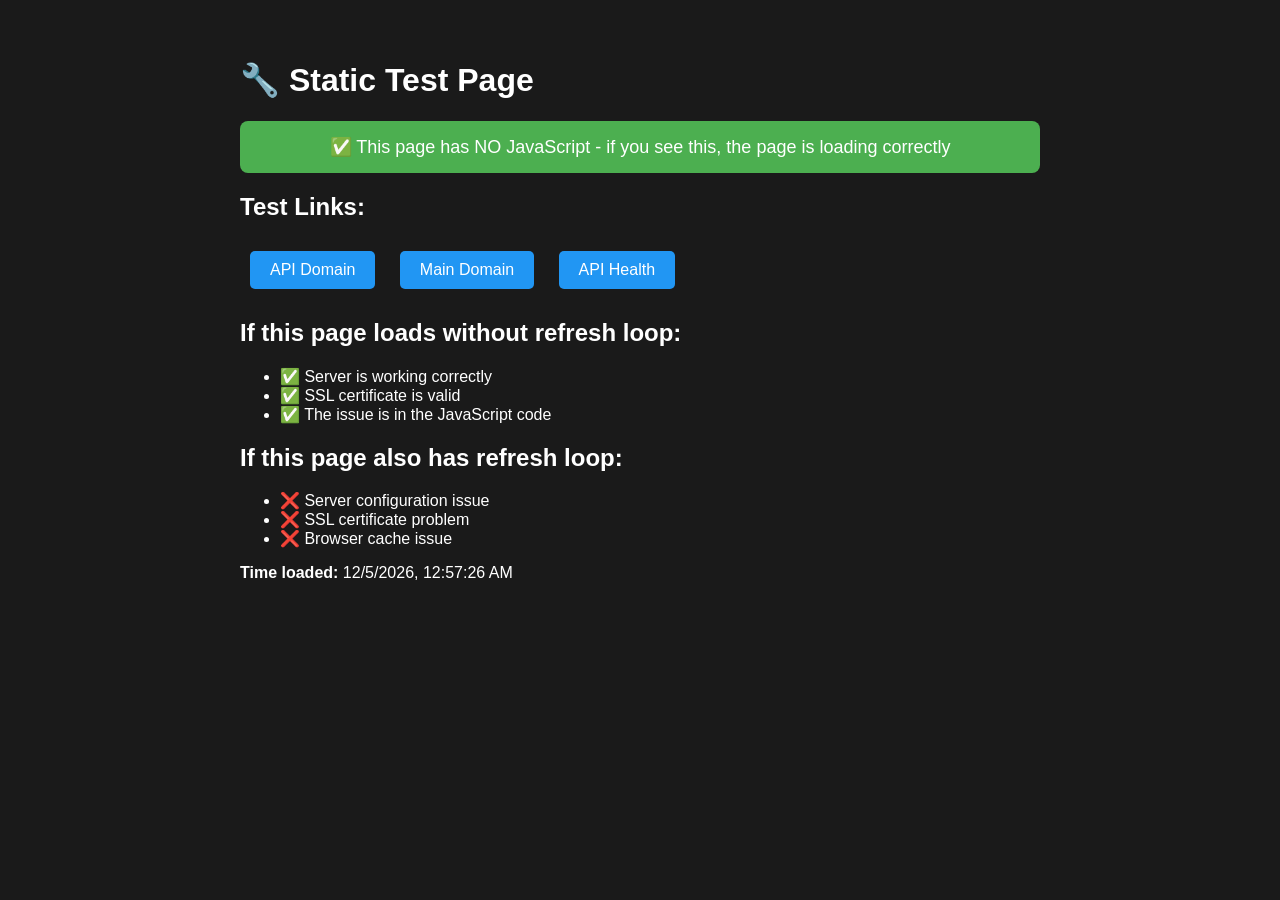
<file: web/static-test.html>
<!DOCTYPE html>
<html lang="en">
<head>
    <meta charset="utf-8">
    <meta name="viewport" content="width=device-width, initial-scale=1">
    <title>Static Test - No JavaScript</title>
    <style>
        body { 
            font-family: Arial, sans-serif; 
            margin: 20px; 
            background: #1a1a1a; 
            color: white; 
        }
        .container { 
            max-width: 800px; 
            margin: 0 auto; 
            padding: 20px; 
        }
        .status { 
            padding: 15px; 
            margin: 20px 0; 
            border-radius: 8px; 
            background: #4CAF50; 
            color: white; 
            text-align: center;
            font-size: 18px;
        }
        .test-link {
            display: inline-block;
            padding: 10px 20px;
            background: #2196F3;
            color: white;
            text-decoration: none;
            border-radius: 5px;
            margin: 10px;
        }
    </style>
</head>
<body>
    <div class="container">
        <h1>🔧 Static Test Page</h1>
        <div class="status">
            ✅ This page has NO JavaScript - if you see this, the page is loading correctly
        </div>
        
        <h2>Test Links:</h2>
        <a href="https://api.coinjecture.com/" class="test-link">API Domain</a>
        <a href="https://coinjecture.com/" class="test-link">Main Domain</a>
        <a href="https://api.coinjecture.com/health" class="test-link">API Health</a>
        
        <h2>If this page loads without refresh loop:</h2>
        <ul>
            <li>✅ Server is working correctly</li>
            <li>✅ SSL certificate is valid</li>
            <li>✅ The issue is in the JavaScript code</li>
        </ul>
        
        <h2>If this page also has refresh loop:</h2>
        <ul>
            <li>❌ Server configuration issue</li>
            <li>❌ SSL certificate problem</li>
            <li>❌ Browser cache issue</li>
        </ul>
        
        <p><strong>Time loaded:</strong> <span id="time"></span></p>
    </div>
    
    <script>
        // Simple time display - no API calls
        document.getElementById('time').textContent = new Date().toLocaleString();
    </script>
</body>
</html>
</file>
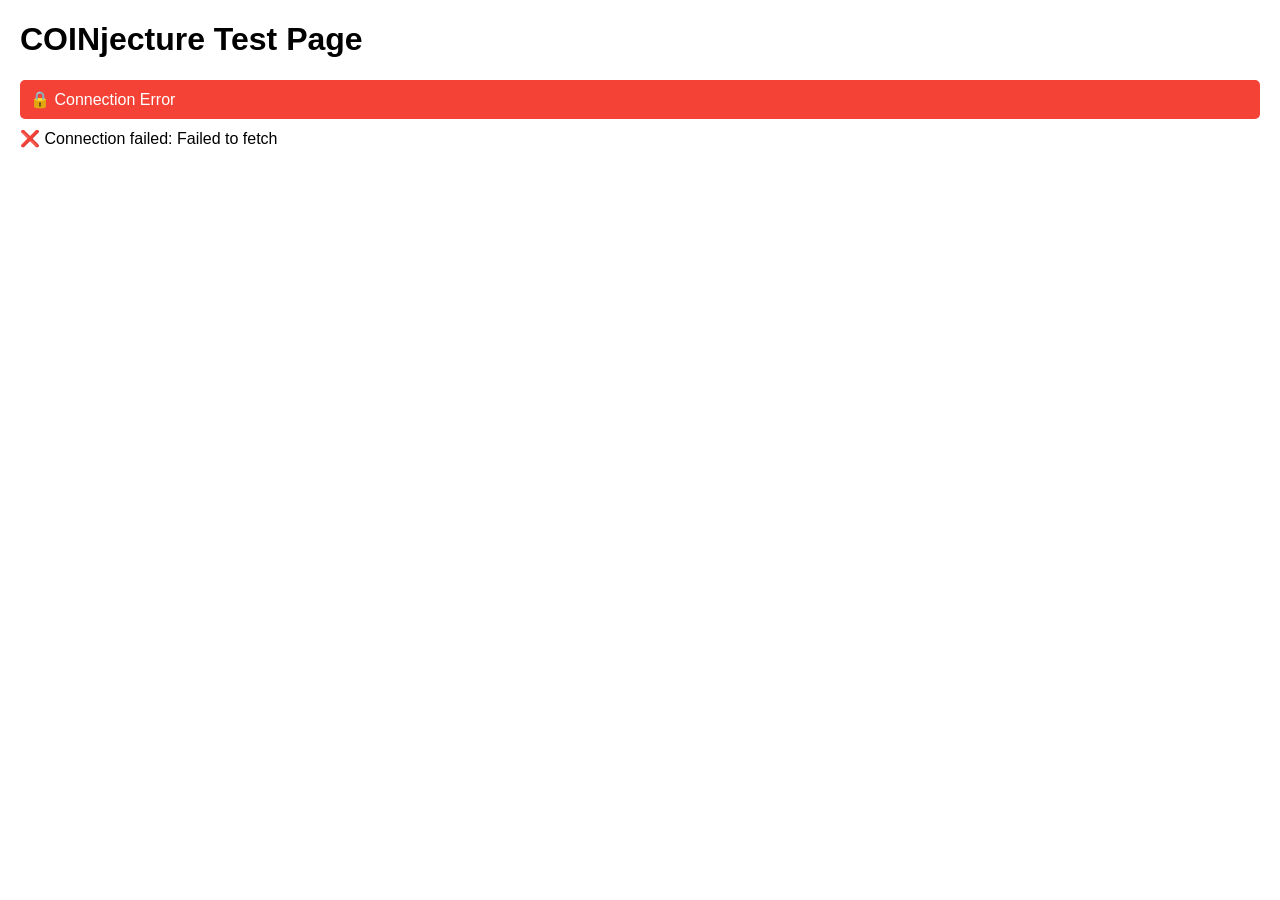
<file: web/test-simple.html>
<!DOCTYPE html>
<html lang="en">
<head>
    <meta charset="utf-8">
    <meta name="viewport" content="width=device-width, initial-scale=1">
    <title>COINjecture Test</title>
    <style>
        body { font-family: Arial, sans-serif; margin: 20px; }
        .status { padding: 10px; margin: 10px 0; border-radius: 5px; }
        .connected { background: #4CAF50; color: white; }
        .error { background: #f44336; color: white; }
        .offline { background: #ff9800; color: white; }
    </style>
</head>
<body>
    <h1>COINjecture Test Page</h1>
    <div id="status" class="status">🌐 Testing connection...</div>
    <div id="output"></div>
    
    <script>
        const apiBase = 'https://api.coinjecture.com';
        const status = document.getElementById('status');
        const output = document.getElementById('output');
        
        async function testConnection() {
            try {
                console.log('Testing API connection...');
                const response = await fetch(`${apiBase}/v1/data/block/latest`);
                const data = await response.json();
                
                if (data.status === 'success') {
                    status.innerHTML = `🌐 Live Network: Block #${data.data.index}`;
                    status.className = 'status connected';
                    output.innerHTML = `✅ API working: ${JSON.stringify(data.data, null, 2)}`;
                } else {
                    status.innerHTML = '🌐 Network: Offline';
                    status.className = 'status offline';
                    output.innerHTML = `❌ API error: ${JSON.stringify(data, null, 2)}`;
                }
            } catch (error) {
                console.error('API Error:', error);
                status.innerHTML = '🔒 Connection Error';
                status.className = 'status error';
                output.innerHTML = `❌ Connection failed: ${error.message}`;
            }
        }
        
        // Test connection on load
        testConnection();
        
        // Test every 10 seconds
        setInterval(testConnection, 10000);
    </script>
</body>
</html>
</file>
<file: web/css/style.css>
/* COINjecture Web Interface - Multi-Page Layout */

/* Reset and base styles */
* {
  margin: 0;
  padding: 0;
  box-sizing: border-box;
}

body {
  font-family: -apple-system, BlinkMacSystemFont, 'Segoe UI', Roboto, Helvetica, Arial, sans-serif;
  background: #0a0a0a;
  color: #e6e6e6;
  line-height: 1.6;
  overflow-x: hidden;
  -webkit-text-size-adjust: 100%;
  -webkit-tap-highlight-color: transparent;
}

/* Navigation Bar */
.navbar {
  background: #1a1a1a;
  border-bottom: 1px solid #333;
  padding: 12px 0;
  position: sticky;
  top: 0;
  z-index: 100;
}

.nav-container {
  max-width: 1200px;
  margin: 0 auto;
  padding: 0 20px;
  display: flex;
  justify-content: space-between;
  align-items: center;
}

.nav-brand {
  display: flex;
  flex-direction: column;
}

.brand-text {
  font-size: 24px;
  font-weight: bold;
  color: #9d7ce8;
  font-family: 'Courier New', monospace;
}

.brand-subtitle {
  font-size: 12px;
  color: #888;
  margin-top: -2px;
}

.brand-ticker {
  font-size: 14px;
  color: #00ff88;
  font-weight: bold;
  margin-left: 10px;
  background: linear-gradient(45deg, #00ff88, #00cc66);
  -webkit-background-clip: text;
  -webkit-text-fill-color: transparent;
  background-clip: text;
}

.nav-links {
  display: flex;
  gap: 24px;
}

.nav-link {
  color: #ccc;
  text-decoration: none;
  padding: 8px 16px;
  border-radius: 6px;
  transition: all 0.2s;
  font-weight: 500;
}

.nav-link:hover {
  color: #9d7ce8;
  background: #222;
}

.nav-link.active {
  color: #9d7ce8;
  background: #2a1a3a;
  border: 1px solid #9d7ce8;
}

/* Main Content */
.main-content {
  max-width: 1200px;
  margin: 0 auto;
  padding: 20px;
  min-height: calc(100vh - 80px);
}

/* Page System */
.page {
  display: none;
}

.page.active {
  display: block;
}

/* Terminal Page */
.terminal-container {
  background: #000;
  border: 2px solid #333;
  border-radius: 8px;
  overflow: hidden;
  font-family: 'Courier New', 'Monaco', 'Consolas', monospace;
}

.terminal-header {
  background: #111;
  padding: 12px 16px;
  display: flex;
  justify-content: space-between;
  align-items: center;
  border-bottom: 1px solid #333;
  flex-wrap: wrap;
  gap: 10px;
}

/* Wallet Dashboard */
.wallet-dashboard {
  display: flex;
  align-items: center;
  gap: 15px;
  background: #2a2a2a;
  padding: 8px 12px;
  border-radius: 6px;
  border: 1px solid #444;
  font-size: 14px;
}

.wallet-info {
  display: flex;
  align-items: center;
  gap: 8px;
}

.wallet-address {
  font-family: 'Courier New', monospace;
  color: #9d7ce8;
  font-size: 12px;
  max-width: 120px;
  overflow: hidden;
  text-overflow: ellipsis;
  white-space: nowrap;
}

.copy-btn {
  background: #444;
  border: 1px solid #666;
  color: #e6e6e6;
  padding: 4px 8px;
  border-radius: 4px;
  cursor: pointer;
  font-size: 12px;
  transition: all 0.2s ease;
}

.copy-btn:hover {
  background: #555;
  border-color: #9d7ce8;
}

.copy-btn:active {
  background: #9d7ce8;
  color: #000;
}

.rewards-info {
  display: flex;
  flex-direction: column;
  gap: 2px;
}

.rewards-total {
  color: #4ade80;
  font-weight: bold;
  font-size: 13px;
}

.blocks-mined {
  color: #94a3b8;
  font-size: 11px;
}

/* Mobile responsive improvements */
.version-info {
  background: linear-gradient(135deg, #9d7ce8, #6b46c1);
  color: white;
  padding: 12px 20px;
  border-radius: 8px;
  margin: 20px 0;
  text-align: center;
  font-size: 16px;
}

.feature-grid {
  display: grid;
  grid-template-columns: repeat(auto-fit, minmax(250px, 1fr));
  gap: 20px;
  margin-top: 20px;
}

.feature-item {
  background: #1a1a1a;
  padding: 20px;
  border-radius: 8px;
  border: 1px solid #333;
}

.feature-item h4 {
  color: #9d7ce8;
  margin-bottom: 10px;
  font-size: 18px;
}

.feature-item p {
  color: #ccc;
  line-height: 1.5;
}

.api-note {
  color: #9d7ce8;
  font-size: 14px;
  margin-top: 8px;
  font-style: italic;
}

/* Mobile responsive wallet dashboard */
@media (max-width: 768px) {
  .terminal-header {
    flex-direction: column;
    align-items: stretch;
  }
  
  /* Mobile download section improvements */
  .download-options {
    grid-template-columns: 1fr;
    gap: 15px;
  }
  
  .download-card {
    margin-bottom: 20px;
  }
  
  .download-card h2 {
    font-size: 20px;
    margin-bottom: 15px;
  }
  
  .download-item h3 {
    font-size: 16px;
    line-height: 1.4;
  }
  
  .download-item ul {
    font-size: 14px;
  }
  
  .download-item li {
    margin-bottom: 8px;
  }
  
  .download-btn {
    width: 100%;
    text-align: center;
    padding: 15px;
    font-size: 16px;
  }
  
  /* Mobile feature grid */
  .feature-grid {
    grid-template-columns: 1fr;
    gap: 15px;
  }
  
  .feature-item {
    padding: 15px;
  }
  
  .feature-item h4 {
    font-size: 16px;
  }
  
  /* Mobile platform instructions */
  .platform-instructions {
    grid-template-columns: 1fr;
    gap: 20px;
  }
  
  .platform {
    padding: 15px;
  }
  
  .platform h3 {
    font-size: 18px;
    margin-bottom: 10px;
  }
  
  .platform ol {
    font-size: 14px;
  }
  
  .platform li {
    margin-bottom: 8px;
  }
  
  /* Mobile metrics improvements */
  .metrics-grid {
    grid-template-columns: 1fr;
    gap: 15px;
  }
  
  .metric-card {
    padding: 15px;
    margin-bottom: 15px;
  }
  
  .metric-card h3 {
    font-size: 16px;
    margin-bottom: 10px;
  }
  
  .metric-value {
    font-size: 24px;
    margin: 10px 0;
  }
  
  .metric-description {
    font-size: 12px;
    line-height: 1.4;
  }
  
  /* Mobile transactions table */
  .transactions-table {
    overflow-x: auto;
    -webkit-overflow-scrolling: touch;
  }
  
  .transaction-row {
    min-width: 300px;
    padding: 10px;
  }
  
  .transaction-hash {
    font-size: 12px;
    word-break: break-all;
  }
  
  .transaction-miner {
    font-size: 12px;
    word-break: break-all;
  }
  
  .transaction-gas {
    font-size: 14px;
    font-weight: bold;
  }
  
  /* Mobile navigation improvements */
  .nav-container {
    flex-direction: column;
    gap: 10px;
  }
  
  .nav-links {
    flex-wrap: wrap;
    justify-content: center;
    gap: 10px;
  }
  
  .nav-link {
    padding: 8px 12px;
    font-size: 14px;
  }
  
  .wallet-dashboard {
    order: 2;
    justify-content: space-between;
  }
  
  .wallet-address {
    max-width: 100px;
  }
  
  .rewards-info {
    text-align: right;
  }
}

.terminal-title {
  color: #9d7ce8;
  font-weight: bold;
  font-size: 16px;
}

.status {
  font-size: 12px;
  color: #888;
}

.status.connected {
  color: #9d7ce8;
}

.status.offline {
  color: #ff6600;
}

.status.error {
  color: #ff0000;
}

.terminal-output {
  height: 400px;
  overflow-y: auto;
  overflow-x: hidden;
  padding: 16px;
  background: #000;
  font-size: 14px;
  line-height: 1.5;
  -webkit-overflow-scrolling: touch;
}

.output-line {
  margin-bottom: 2px;
  word-wrap: break-word;
  overflow-wrap: break-word;
}

.prompt {
  color: #9d7ce8;
  font-weight: bold;
  margin-right: 8px;
}

.command {
  color: #ffffff;
  font-weight: bold;
}

.output {
  color: #cccccc;
  white-space: pre-wrap;
}

.output.error {
  color: #ff6666;
}

.output.success {
  color: #66ff66;
}

.input-container {
  padding: 12px 16px;
  background: #111;
  border-top: 1px solid #333;
}

.input-line {
  display: flex;
  align-items: center;
  width: 100%;
}

#command-input {
  background: transparent;
  border: none;
  color: #ffffff;
  outline: none;
  font-family: inherit;
  font-size: 14px;
  flex: 1;
  padding: 8px 0;
  -webkit-appearance: none;
  -moz-appearance: none;
  appearance: none;
}

#command-input::placeholder {
  color: #666;
}

/* API Docs Page */
.page-content h1 {
  color: #9d7ce8;
  margin-bottom: 24px;
  font-size: 28px;
}

.api-section {
  margin-bottom: 32px;
}

.api-section h2 {
  color: #e6e6e6;
  margin-bottom: 16px;
  font-size: 20px;
}

.endpoint-list {
  background: #1a1a1a;
  border-radius: 8px;
  padding: 16px;
  border: 1px solid #333;
}

.endpoint {
  display: flex;
  align-items: center;
  padding: 12px 0;
  border-bottom: 1px solid #333;
  gap: 16px;
}

.endpoint:last-child {
  border-bottom: none;
}

.method {
  background: #9d7ce8;
  color: #000;
  padding: 4px 8px;
  border-radius: 4px;
  font-weight: bold;
  font-size: 12px;
  min-width: 50px;
  text-align: center;
}

.url {
  color: #9d7ce8;
  font-family: 'Courier New', monospace;
  font-size: 14px;
  min-width: 200px;
}

.description {
  color: #ccc;
  flex: 1;
}

code {
  background: #1a1a1a;
  color: #9d7ce8;
  padding: 4px 8px;
  border-radius: 4px;
  font-family: 'Courier New', monospace;
  border: 1px solid #333;
}

/* Download Page */
.download-section {
  margin-bottom: 32px;
}

.download-section h2 {
  color: #e6e6e6;
  margin-bottom: 16px;
  font-size: 20px;
}

.download-card {
  background: #1a1a1a;
  border: 1px solid #333;
  border-radius: 8px;
  padding: 24px;
  margin-bottom: 24px;
}

.download-card h3 {
  color: #9d7ce8;
  margin-bottom: 8px;
  font-size: 18px;
}

.download-card p {
  color: #ccc;
  margin-bottom: 16px;
}

.download-card ul {
  list-style: none;
  margin-bottom: 20px;
}

.download-card li {
  color: #ccc;
  margin-bottom: 4px;
}

.install-steps {
  display: flex;
  flex-direction: column;
  gap: 16px;
}

.step {
  display: flex;
  align-items: center;
  gap: 16px;
}

.step-number {
  background: #9d7ce8;
  color: #000;
  width: 32px;
  height: 32px;
  border-radius: 50%;
  display: flex;
  align-items: center;
  justify-content: center;
  font-weight: bold;
  font-size: 14px;
}

.step-text {
  color: #ccc;
}

.platform-status {
  display: flex;
  gap: 24px;
}

.platform {
  display: flex;
  align-items: center;
  gap: 12px;
}

.platform-name {
  color: #e6e6e6;
  font-weight: 500;
}

.status-badge {
  padding: 4px 12px;
  border-radius: 12px;
  font-size: 12px;
  font-weight: bold;
}

.status-badge.coming-soon {
  background: #ff6600;
  color: #000;
}

/* Buttons */
.btn-primary {
  background: #9d7ce8;
  color: #000;
  border: none;
  padding: 12px 24px;
  border-radius: 6px;
  font-weight: bold;
  cursor: pointer;
  transition: all 0.2s;
}

.btn-primary:hover {
  background: #00cc00;
  transform: translateY(-1px);
}

.btn-download {
  background: #0066cc;
  color: #fff;
  border: none;
  padding: 16px 32px;
  border-radius: 8px;
  font-weight: bold;
  font-size: 16px;
  cursor: pointer;
  transition: all 0.2s;
  width: 100%;
}

.btn-download:hover {
  background: #0052a3;
  transform: translateY(-2px);
}

.test-result {
  margin-top: 16px;
  padding: 12px;
  border-radius: 6px;
  font-family: 'Courier New', monospace;
  font-size: 14px;
}

.test-result.success {
  background: #2a1a3a;
  color: #9d7ce8;
  border: 1px solid #9d7ce8;
}

.test-result.error {
  background: #3a1a1a;
  color: #ff6666;
  border: 1px solid #ff6666;
}

/* Mobile optimizations */
@media (max-width: 768px) {
  .nav-container {
    flex-direction: column;
    gap: 16px;
    padding: 0 16px;
  }
  
  .nav-links {
    gap: 16px;
  }
  
  .main-content {
    padding: 16px;
  }
  
  .terminal-output {
    height: 300px;
    font-size: 13px;
  }
  
  .endpoint {
    flex-direction: column;
    align-items: flex-start;
    gap: 8px;
  }
  
  .url {
    min-width: auto;
    word-break: break-all;
  }
  
  .platform-status {
    flex-direction: column;
    gap: 16px;
  }
  
  #command-input {
    font-size: 16px; /* Prevents zoom on iOS */
  }
}

@media (max-width: 480px) {
  /* Extra small mobile improvements */
  .version-info {
    font-size: 14px;
    padding: 10px 15px;
  }
  
  .download-card h2 {
    font-size: 18px;
  }
  
  .download-item h3 {
    font-size: 14px;
  }
  
  .download-item ul {
    font-size: 12px;
  }
  
  .download-btn {
    padding: 12px;
    font-size: 14px;
  }
  
  .feature-item {
    padding: 12px;
  }
  
  .feature-item h4 {
    font-size: 14px;
  }
  
  .feature-item p {
    font-size: 12px;
  }
  
  .platform h3 {
    font-size: 16px;
  }
  
  .platform ol {
    font-size: 12px;
  }
  
  .metric-card {
    padding: 12px;
  }
  
  .metric-card h3 {
    font-size: 14px;
  }
  
  .metric-value {
    font-size: 20px;
  }
  
  .metric-description {
    font-size: 11px;
  }
  
  .transaction-hash {
    font-size: 10px;
  }
  
  .transaction-miner {
    font-size: 10px;
  }
  
  .transaction-gas {
    font-size: 12px;
  }
  
  .nav-link {
    padding: 6px 10px;
    font-size: 12px;
  }
}

  .terminal-output {
    height: 250px;
    font-size: 12px;
  }
  
  .download-card {
    padding: 16px;
  }
  
  .install-steps {
    gap: 12px;
  }
  /* Touch-friendly interactions */
  @media (hover: none) and (pointer: coarse) {
    .nav-link {
    padding: 12px 16px;
    min-height: 44px;
  }
  
  .btn-primary,
  .btn-download {
    min-height: 44px;
  }
}

/* Accessibility */
@media (prefers-reduced-motion: reduce) {
  * {
    animation-duration: 0.01ms !important;
    animation-iteration-count: 1 !important;
    transition-duration: 0.01ms !important;
  }
}

/* High contrast mode */
@media (prefers-contrast: high) {
  body {
    background: #000000;
    color: #ffffff;
  }
  
  .brand-text {
    color: #9d7ce8;
  }
  
  .terminal-title {
    color: #9d7ce8;
  }
}

/* Proof Page Styles */
.proof-section {
  margin-bottom: 40px;
}

.proof-card {
  background: #1a1a1a;
  border: 1px solid #333;
  border-radius: 8px;
  padding: 24px;
  margin: 20px 0;
}

.proof-card h3 {
  color: #9d7ce8;
  font-size: 20px;
  margin-bottom: 12px;
  font-family: 'Courier New', monospace;
}

.proof-features ul {
  list-style: none;
  margin: 16px 0;
}

.proof-features li {
  padding: 8px 0;
  color: #e6e6e6;
  font-size: 14px;
}

.proof-actions {
  display: flex;
  gap: 16px;
  margin-top: 20px;
  flex-wrap: wrap;
}

.btn-proof {
  background: #9d7ce8;
  color: #000;
  padding: 12px 24px;
  border-radius: 6px;
  text-decoration: none;
  font-weight: 600;
  transition: all 0.2s ease;
  display: inline-flex;
  align-items: center;
  gap: 8px;
}

.btn-proof:hover {
  background: #8a6fd1;
  transform: translateY(-1px);
}

.btn-proof-secondary {
  background: transparent;
  color: #9d7ce8;
  border: 1px solid #9d7ce8;
  padding: 12px 24px;
  border-radius: 6px;
  text-decoration: none;
  font-weight: 600;
  transition: all 0.2s ease;
  display: inline-flex;
  align-items: center;
  gap: 8px;
}

.btn-proof-secondary:hover {
  background: #9d7ce8;
  color: #000;
  transform: translateY(-1px);
}

.proof-content {
  background: #1a1a1a;
  border: 1px solid #333;
  border-radius: 8px;
  padding: 24px;
  margin: 20px 0;
}

.proof-content ul {
  margin: 16px 0;
  padding-left: 20px;
}

.proof-content li {
  margin: 8px 0;
  color: #e6e6e6;
}

.proof-content strong {
  color: #9d7ce8;
}

.academic-info {
  background: #1a1a1a;
  border: 1px solid #333;
  border-radius: 8px;
  padding: 24px;
  margin: 20px 0;
}

.academic-info ul {
  margin: 16px 0;
  padding-left: 20px;
}

.academic-info li {
  margin: 8px 0;
  color: #e6e6e6;
}

/* Mobile responsiveness for proof page */
@media (max-width: 768px) {
  .proof-actions {
    flex-direction: column;
  }
  
  .btn-proof,
  .btn-proof-secondary {
    width: 100%;
    justify-content: center;
  }
  
  .proof-card,
  .proof-content,
  .academic-info {
    padding: 16px;
  }
}

/* API Documentation Styles */
.api-docs {
  max-width: 1000px;
  margin: 0 auto;
  padding: 40px 20px;
}

.consolidation-badge {
  background: linear-gradient(135deg, #667eea 0%, #764ba2 100%);
  color: white;
  padding: 12px 20px;
  border-radius: 8px;
  margin: 10px 0 20px 0;
  text-align: center;
  box-shadow: 0 4px 15px rgba(102, 126, 234, 0.3);
}

.consolidation-badge .badge-text {
  display: block;
  font-size: 18px;
  font-weight: bold;
  margin-bottom: 4px;
}

.consolidation-badge .badge-subtitle {
  display: block;
  font-size: 14px;
  opacity: 0.9;
}

.api-section {
  margin-bottom: 40px;
}

.api-section h2 {
  color: #9d7ce8;
  margin-bottom: 20px;
  font-size: 24px;
}

.endpoint-list {
  display: grid;
  gap: 12px;
  margin-bottom: 30px;
}

.endpoint {
  display: grid;
  grid-template-columns: 80px 1fr 2fr;
  gap: 16px;
  padding: 16px;
  background: #1a1a1a;
  border: 1px solid #333;
  border-radius: 8px;
  align-items: center;
}

.method {
  background: #4a9eff;
  color: white;
  padding: 4px 8px;
  border-radius: 4px;
  font-size: 12px;
  font-weight: bold;
  text-align: center;
}

.path {
  font-family: 'Courier New', monospace;
  color: #9d7ce8;
  font-size: 14px;
}

.description {
  color: #ccc;
  font-size: 14px;
}

.api-info {
  background: #1a1a1a;
  padding: 20px;
  border-radius: 8px;
  margin-bottom: 20px;
}

.api-info h3 {
  color: #9d7ce8;
  margin-bottom: 10px;
}

.api-info code {
  background: #2a2a2a;
  padding: 4px 8px;
  border-radius: 4px;
  font-family: 'Courier New', monospace;
  color: #4a9eff;
}

.test-btn {
  background: #4a9eff;
  color: white;
  border: none;
  padding: 10px 20px;
  border-radius: 6px;
  cursor: pointer;
  font-size: 14px;
  transition: background 0.2s;
}

.test-btn:hover {
  background: #3a8eef;
}

/* API Categories */
.api-categories {
  display: grid;
  grid-template-columns: repeat(auto-fit, minmax(300px, 1fr));
  gap: 20px;
  margin-bottom: 30px;
}

.category {
  background: #1a1a1a;
  padding: 20px;
  border-radius: 8px;
  border: 1px solid #333;
}

.category h3 {
  color: #9d7ce8;
  margin-bottom: 15px;
  font-size: 18px;
}

.category ul {
  list-style: none;
  padding: 0;
}

.category li {
  margin-bottom: 8px;
  padding: 8px 0;
  border-bottom: 1px solid #2a2a2a;
}

.category li:last-child {
  border-bottom: none;
}

.category code {
  background: #2a2a2a;
  padding: 2px 6px;
  border-radius: 4px;
  font-family: 'Courier New', monospace;
  color: #4a9eff;
  font-size: 13px;
}

/* Rate Limits */
.rate-limits {
  display: grid;
  gap: 12px;
}

.rate-limit {
  display: grid;
  grid-template-columns: 1fr auto;
  gap: 16px;
  padding: 12px 16px;
  background: #1a1a1a;
  border: 1px solid #333;
  border-radius: 6px;
  align-items: center;
}

.rate-limit .endpoint {
  font-family: 'Courier New', monospace;
  color: #9d7ce8;
  font-size: 14px;
}

.rate-limit .limit {
  background: #4a9eff;
  color: white;
  padding: 4px 8px;
  border-radius: 4px;
  font-size: 12px;
  font-weight: bold;
}

/* Download Page Enhancements */
.status-info {
  margin-top: 15px;
  padding: 10px;
  background: #1a1a1a;
  border-radius: 6px;
  border: 1px solid #333;
}

.status-badge {
  display: inline-block;
  padding: 4px 8px;
  border-radius: 4px;
  font-size: 12px;
  font-weight: bold;
  margin-bottom: 8px;
}

.status-badge.in-development {
  background: #ffa500;
  color: #000;
}

.status-badge.available {
  background: #4a9eff;
  color: white;
}

.platform-instructions {
  display: grid;
  grid-template-columns: repeat(auto-fit, minmax(300px, 1fr));
  gap: 20px;
  margin-top: 20px;
}

.platform {
  background: #1a1a1a;
  padding: 20px;
  border-radius: 8px;
  border: 1px solid #333;
}

.platform h3 {
  color: #9d7ce8;
  margin-bottom: 15px;
  font-size: 18px;
}

.platform ol {
  padding-left: 20px;
}

.platform li {
  margin-bottom: 8px;
  color: #ccc;
}

.platform code {
  background: #2a2a2a;
  padding: 2px 6px;
  border-radius: 4px;
  font-family: 'Courier New', monospace;
  color: #4a9eff;
}

/* Blockchain Explorer Metrics Dashboard Styles */
.metrics-dashboard {
  max-width: 1400px;
  margin: 0 auto;
  padding: 40px 20px;
}

.metrics-dashboard h1 {
  font-size: 36px;
  color: #9d7ce8;
  text-align: center;
  margin-bottom: 10px;
}

.metrics-subtitle {
  font-size: 18px;
  color: #aaa;
  text-align: center;
  margin-bottom: 40px;
}

/* Blockchain Overview */
.blockchain-overview {
  margin-bottom: 40px;
}

.overview-card {
  background: #1a1a1a;
  border: 1px solid #333;
  border-radius: 12px;
  padding: 24px;
  margin-bottom: 20px;
}

.overview-header {
  font-size: 18px;
  color: #9d7ce8;
  font-weight: bold;
  margin-bottom: 16px;
  text-align: center;
}

.overview-content {
  display: grid;
  grid-template-columns: repeat(auto-fit, minmax(200px, 1fr));
  gap: 16px;
}

.overview-item {
  display: flex;
  justify-content: space-between;
  align-items: center;
  padding: 12px;
  background: #0f0f0f;
  border-radius: 8px;
  border: 1px solid #333;
}

.overview-item .label {
  color: #888;
  font-size: 14px;
}

.overview-item .value {
  color: #9d7ce8;
  font-weight: bold;
  font-family: 'Courier New', monospace;
}

.metrics-grid {
  display: grid;
  grid-template-columns: repeat(auto-fit, minmax(300px, 1fr));
  gap: 20px;
  margin-bottom: 40px;
}

.metric-card {
  background: #1a1a1a;
  border: 1px solid #333;
  border-radius: 12px;
  padding: 24px;
  transition: transform 0.2s, box-shadow 0.2s;
}

.metric-card:hover {
  transform: translateY(-4px);
  box-shadow: 0 8px 16px rgba(157, 124, 232, 0.2);
}

.metric-header {
  font-size: 14px;
  color: #888;
  text-transform: uppercase;
  letter-spacing: 1px;
  margin-bottom: 12px;
}

.metric-value {
  font-size: 48px;
  font-weight: bold;
  color: #9d7ce8;
  font-family: 'Courier New', monospace;
  margin-bottom: 8px;
}

.metric-trend {
  font-size: 20px;
  margin-bottom: 16px;
  color: #4ade80;
}

.metric-trend.down {
  color: #f87171;
}

.metric-trend.stable {
  color: #fbbf24;
}

.metric-details {
  display: flex;
  justify-content: space-between;
  font-size: 14px;
  color: #aaa;
  border-top: 1px solid #333;
  padding-top: 12px;
  flex-wrap: wrap;
  gap: 8px;
}

.metric-details span {
  display: flex;
  flex-direction: column;
  align-items: center;
  min-width: 80px;
}

/* Recent Transactions */
.recent-transactions {
  margin-top: 40px;
  background: #1a1a1a;
  border: 1px solid #333;
  border-radius: 12px;
  padding: 24px;
}

.recent-transactions h3 {
  color: #9d7ce8;
  margin-bottom: 20px;
  text-align: center;
}

.transactions-table {
  background: #0f0f0f;
  border-radius: 8px;
  overflow: hidden;
}

.transaction-header {
  display: grid;
  grid-template-columns: 1fr 2fr 2fr 1fr 1fr;
  gap: 16px;
  padding: 16px;
  background: #333;
  color: #9d7ce8;
  font-weight: bold;
  font-size: 14px;
}

.transaction-row {
  display: grid;
  grid-template-columns: 1fr 2fr 2fr 1fr 1fr;
  gap: 16px;
  padding: 12px 16px;
  border-bottom: 1px solid #333;
  font-size: 14px;
  color: #aaa;
  transition: background-color 0.2s;
}

.transaction-row:hover {
  background: #1a1a1a;
}

.transaction-row:last-child {
  border-bottom: none;
}

.metrics-footer {
  text-align: center;
  padding: 20px;
  border-top: 1px solid #333;
  margin-top: 40px;
}

.last-updated {
  color: #888;
  font-size: 14px;
  margin-bottom: 8px;
}

.refresh-info {
  color: #666;
  font-size: 12px;
}

/* Enhanced Transaction Display */
.transaction-block {
  background: #1a1a1a;
  border: 1px solid #333;
  border-radius: 8px;
  padding: 20px;
  margin-bottom: 16px;
  transition: all 0.2s ease;
  position: relative;
}

.transaction-block:hover {
  border-color: #9d7ce8;
  box-shadow: 0 4px 12px rgba(157, 124, 232, 0.1);
  transform: translateY(-2px);
}

.block-header {
  display: flex;
  justify-content: space-between;
  align-items: center;
  margin-bottom: 16px;
  padding-bottom: 12px;
  border-bottom: 1px solid #333;
}

.block-index {
  font-size: 20px;
  font-weight: bold;
  color: #9d7ce8;
  font-family: 'Courier New', monospace;
}

.block-age {
  font-size: 12px;
  color: #888;
  background: #2a2a2a;
  padding: 6px 12px;
  border-radius: 6px;
  font-weight: 500;
}

.block-details {
  display: grid;
  grid-template-columns: repeat(auto-fit, minmax(250px, 1fr));
  gap: 12px;
}

.block-hash, .block-miner, .block-work, .block-capacity, .block-timestamp, .block-previous, .block-cid, .block-gas {
  display: flex;
  justify-content: space-between;
  align-items: center;
  padding: 8px 0;
  border-bottom: 1px solid #2a2a2a;
}

.block-hash:last-child, .block-miner:last-child, .block-work:last-child, 
.block-capacity:last-child, .block-timestamp:last-child, .block-previous:last-child,
.block-cid:last-child, .block-gas:last-child {
  border-bottom: none;
}

.block-hash .label, .block-miner .label, .block-work .label, 
.block-capacity .label, .block-timestamp .label, .block-previous .label,
.block-cid .label, .block-gas .label {
  font-size: 12px;
  color: #888;
  text-transform: uppercase;
  letter-spacing: 1px;
  font-weight: 600;
  min-width: 100px;
}

.block-hash .value, .block-miner .value, .block-work .value, 
.block-capacity .value, .block-timestamp .value, .block-previous .value,
.block-cid .value, .block-gas .value {
  font-size: 14px;
  color: #fff;
  font-family: 'Courier New', monospace;
  word-break: break-all;
  text-align: right;
  flex: 1;
}

.block-work .value {
  color: #9d7ce8;
  font-weight: bold;
}

.block-capacity .value {
  text-transform: capitalize;
  color: #4CAF50;
}

.block-timestamp .value {
  color: #888;
  font-size: 12px;
}

.block-cid .value {
  color: #4CAF50;
  font-weight: bold;
}

.block-cid .cid-link {
  color: #4CAF50;
  text-decoration: none;
  transition: all 0.2s ease;
}

.block-cid .cid-link:hover {
  color: #66BB6A;
  text-decoration: underline;
}

.block-gas .value {
  color: #FF9800;
  font-weight: bold;
}

/* IPFS Modal */
.ipfs-modal {
  position: fixed;
  top: 0;
  left: 0;
  width: 100%;
  height: 100%;
  background: rgba(0, 0, 0, 0.8);
  display: flex;
  justify-content: center;
  align-items: center;
  z-index: 1000;
}

.ipfs-modal-content {
  background: #1a1a1a;
  border: 1px solid #333;
  border-radius: 8px;
  padding: 20px;
  max-width: 500px;
  width: 90%;
  max-height: 80vh;
  overflow-y: auto;
}

.ipfs-modal-header {
  display: flex;
  justify-content: space-between;
  align-items: center;
  margin-bottom: 15px;
  padding-bottom: 10px;
  border-bottom: 1px solid #333;
}

.ipfs-modal-header h3 {
  margin: 0;
  color: #fff;
  font-size: 18px;
}

.ipfs-modal-close {
  background: none;
  border: none;
  color: #888;
  font-size: 24px;
  cursor: pointer;
  padding: 0;
  width: 30px;
  height: 30px;
  display: flex;
  align-items: center;
  justify-content: center;
}

.ipfs-modal-close:hover {
  color: #fff;
}

.ipfs-modal-body p {
  color: #ccc;
  margin: 10px 0;
}

.ipfs-gateways {
  display: flex;
  flex-direction: column;
  gap: 10px;
  margin-top: 15px;
}

.ipfs-gateway-link {
  display: block;
  padding: 10px 15px;
  background: #2a2a2a;
  border: 1px solid #444;
  border-radius: 5px;
  color: #4CAF50;
  text-decoration: none;
  transition: all 0.2s ease;
}

.ipfs-gateway-link:hover {
  background: #333;
  border-color: #4CAF50;
  color: #66BB6A;
}

.ipfs-modal-content {
  background: #1a1a1a;
  border: 1px solid #333;
  border-radius: 12px;
  padding: 0;
  max-width: 600px;
  width: 90%;
  max-height: 80vh;
  overflow-y: auto;
}

.ipfs-modal-header {
  display: flex;
  justify-content: space-between;
  align-items: center;
  padding: 20px;
  border-bottom: 1px solid #333;
}

.ipfs-modal-header h3 {
  margin: 0;
  color: #9d7ce8;
  font-size: 18px;
}

.ipfs-modal-close {
  background: none;
  border: none;
  color: #888;
  font-size: 24px;
  cursor: pointer;
  padding: 0;
  width: 30px;
  height: 30px;
  display: flex;
  align-items: center;
  justify-content: center;
}

.ipfs-modal-close:hover {
  color: #fff;
}

.ipfs-modal-body {
  padding: 20px;
}

.ipfs-modal-body p {
  margin: 0 0 16px 0;
  color: #ccc;
}

.ipfs-gateway-list {
  display: flex;
  flex-direction: column;
  gap: 8px;
  margin-bottom: 20px;
}

.ipfs-gateway-link {
  display: block;
  padding: 12px 16px;
  background: #2a2a2a;
  border: 1px solid #333;
  border-radius: 6px;
  color: #4CAF50;
  text-decoration: none;
  transition: all 0.2s ease;
  font-family: 'Courier New', monospace;
  font-size: 14px;
}

.ipfs-gateway-link:hover {
  background: #333;
  border-color: #4CAF50;
  color: #66BB6A;
}

.ipfs-copy-section {
  border-top: 1px solid #333;
  padding-top: 20px;
}

.ipfs-copy-input {
  display: flex;
  gap: 8px;
  margin-top: 12px;
}

.ipfs-copy-input input {
  flex: 1;
  padding: 8px 12px;
  background: #2a2a2a;
  border: 1px solid #333;
  border-radius: 4px;
  color: #fff;
  font-family: 'Courier New', monospace;
  font-size: 14px;
}

.ipfs-copy-input button {
  padding: 8px 16px;
  background: #9d7ce8;
  border: none;
  border-radius: 4px;
  color: #fff;
  cursor: pointer;
  font-size: 14px;
  transition: background 0.2s ease;
}

.ipfs-copy-input button:hover {
  background: #8B5CF6;
}

/* Responsive adjustments */
@media (max-width: 768px) {
  .block-details {
    grid-template-columns: 1fr;
  }
  
  .block-hash, .block-miner, .block-work, .block-capacity, .block-timestamp, .block-previous, .block-cid, .block-gas {
    flex-direction: column;
    align-items: flex-start;
    gap: 4px;
  }
  
  .block-hash .label, .block-miner .label, .block-work .label, 
  .block-capacity .label, .block-timestamp .label, .block-previous .label,
  .block-cid .label, .block-gas .label {
    min-width: auto;
  }
}

/* Consensus Equilibrium Metrics */
.consensus-equilibrium {
  display: grid;
  grid-template-columns: 1fr 1fr;
  gap: 20px;
  margin: 20px 0;
}

.equilibrium-card, .proof-of-work-card {
  background: #1a1a1a;
  border: 1px solid #333;
  border-radius: 8px;
  padding: 20px;
}

.equilibrium-header, .pow-header {
  font-size: 18px;
  font-weight: 600;
  color: #4CAF50;
  margin-bottom: 16px;
  display: flex;
  align-items: center;
  gap: 8px;
}

.equilibrium-content, .pow-content {
  display: flex;
  flex-direction: column;
  gap: 12px;
}

.equilibrium-item, .pow-item {
  display: flex;
  justify-content: space-between;
  align-items: center;
  padding: 8px 0;
  border-bottom: 1px solid #2a2a2a;
}

.equilibrium-item:last-child, .pow-item:last-child {
  border-bottom: none;
}

.equilibrium-item .label, .pow-item .label {
  font-weight: 500;
  color: #ccc;
  font-size: 14px;
}

.equilibrium-item .value, .pow-item .value {
  font-family: 'Courier New', monospace;
  font-size: 14px;
  color: #4CAF50;
  font-weight: 600;
}

.pow-item .value {
  color: #9d7ce8;
}

/* Responsive consensus metrics */
@media (max-width: 768px) {
  .consensus-equilibrium {
    grid-template-columns: 1fr;
  }
  
  .equilibrium-item, .pow-item {
    flex-direction: column;
    align-items: flex-start;
    gap: 4px;
  }
}

/* Enhanced Metrics Dashboard Styles */
.metrics-nav {
  display: flex;
  gap: 10px;
  margin-bottom: 30px;
  border-bottom: 1px solid #333;
  padding-bottom: 10px;
}

.metrics-tab {
  background: #2a2a2a;
  border: 1px solid #444;
  border-radius: 6px;
  padding: 12px 20px;
  color: #ccc;
  cursor: pointer;
  transition: all 0.2s;
  font-size: 14px;
  font-weight: 500;
}

.metrics-tab:hover {
  background: #3a3a3a;
  border-color: #666;
}

.metrics-tab.active {
  background: #9d7ce8;
  border-color: #9d7ce8;
  color: #000;
}

.metrics-tab-content {
  display: none;
}

.metrics-tab-content.active {
  display: block;
}

/* Live Feed Styles */
.live-feed-container {
  background: #1a1a1a;
  border: 1px solid #333;
  border-radius: 8px;
  padding: 20px;
  margin-bottom: 20px;
}

.live-feed-subtitle {
  color: #999;
  margin-bottom: 20px;
  font-size: 14px;
}

.live-feed-stats {
  display: grid;
  grid-template-columns: repeat(auto-fit, minmax(200px, 1fr));
  gap: 15px;
  margin-bottom: 25px;
}

.live-stat {
  background: #2a2a2a;
  border: 1px solid #444;
  border-radius: 6px;
  padding: 15px;
  display: flex;
  justify-content: space-between;
  align-items: center;
}

.live-stat .stat-label {
  color: #ccc;
  font-size: 14px;
}

.live-stat .stat-value {
  color: #9d7ce8;
  font-weight: bold;
  font-size: 16px;
}

.live-feed-stream {
  background: #0f0f0f;
  border: 1px solid #333;
  border-radius: 6px;
  overflow: hidden;
}

.feed-header {
  background: #2a2a2a;
  padding: 15px 20px;
  display: flex;
  justify-content: space-between;
  align-items: center;
  border-bottom: 1px solid #333;
}

.feed-header h3 {
  color: #9d7ce8;
  margin: 0;
  font-size: 16px;
}

.feed-controls {
  display: flex;
  gap: 10px;
}

.feed-btn {
  background: #444;
  border: 1px solid #666;
  border-radius: 4px;
  padding: 6px 12px;
  color: #ccc;
  cursor: pointer;
  font-size: 12px;
  transition: all 0.2s;
}

.feed-btn:hover {
  background: #555;
  border-color: #777;
}

.feed-list {
  max-height: 400px;
  overflow-y: auto;
  padding: 10px;
}

.feed-item {
  background: #1a1a1a;
  border: 1px solid #333;
  border-radius: 6px;
  padding: 15px;
  margin-bottom: 10px;
  animation: slideIn 0.3s ease-out;
}

@keyframes slideIn {
  from {
    opacity: 0;
    transform: translateY(-10px);
  }
  to {
    opacity: 1;
    transform: translateY(0);
  }
}

.feed-item-header {
  display: flex;
  justify-content: space-between;
  align-items: center;
  margin-bottom: 10px;
}

.feed-item-time {
  color: #999;
  font-size: 12px;
}

.feed-item-block {
  color: #9d7ce8;
  font-weight: bold;
  font-size: 14px;
}

.feed-item-details {
  display: grid;
  grid-template-columns: repeat(auto-fit, minmax(150px, 1fr));
  gap: 10px;
  font-size: 13px;
}

.feed-detail {
  display: flex;
  justify-content: space-between;
}

.feed-detail-label {
  color: #999;
}

.feed-detail-value {
  color: #ccc;
  font-weight: 500;
}

/* Block Data Styles */
.block-data-container {
  background: #1a1a1a;
  border: 1px solid #333;
  border-radius: 8px;
  padding: 20px;
  margin-bottom: 20px;
}

.block-data-subtitle {
  color: #999;
  margin-bottom: 20px;
  font-size: 14px;
}

.block-data-controls {
  display: flex;
  gap: 20px;
  margin-bottom: 25px;
  flex-wrap: wrap;
}

.block-search {
  display: flex;
  gap: 10px;
  align-items: center;
}

.block-search input {
  background: #2a2a2a;
  border: 1px solid #444;
  border-radius: 4px;
  padding: 8px 12px;
  color: #ccc;
  width: 200px;
}

.block-search input:focus {
  outline: none;
  border-color: #9d7ce8;
}

.block-search button {
  background: #9d7ce8;
  border: none;
  border-radius: 4px;
  padding: 8px 16px;
  color: #000;
  cursor: pointer;
  font-weight: 500;
  transition: all 0.2s;
}

.block-search button:hover {
  background: #8b6bc7;
}

.block-range {
  display: flex;
  align-items: center;
  gap: 10px;
}

.block-range label {
  color: #ccc;
  font-size: 14px;
}

.block-range select {
  background: #2a2a2a;
  border: 1px solid #444;
  border-radius: 4px;
  padding: 8px 12px;
  color: #ccc;
}

.block-data-grid {
  display: grid;
  grid-template-columns: repeat(auto-fill, minmax(350px, 1fr));
  gap: 20px;
}

.block-data-card {
  background: #2a2a2a;
  border: 1px solid #444;
  border-radius: 8px;
  padding: 20px;
  transition: all 0.2s;
}

.block-data-card:hover {
  border-color: #666;
  transform: translateY(-2px);
}

.block-card-header {
  display: flex;
  justify-content: space-between;
  align-items: center;
  margin-bottom: 15px;
  padding-bottom: 10px;
  border-bottom: 1px solid #444;
}

.block-card-title {
  color: #9d7ce8;
  font-weight: bold;
  font-size: 16px;
}

.block-card-cid {
  color: #999;
  font-size: 12px;
  font-family: monospace;
}

.block-card-details {
  display: grid;
  grid-template-columns: 1fr 1fr;
  gap: 10px;
  margin-bottom: 15px;
}

.block-detail {
  display: flex;
  flex-direction: column;
  gap: 2px;
}

.block-detail-label {
  color: #999;
  font-size: 12px;
}

.block-detail-value {
  color: #ccc;
  font-size: 14px;
  font-weight: 500;
}

.block-card-actions {
  display: flex;
  gap: 10px;
}

.block-action-btn {
  background: #444;
  border: 1px solid #666;
  border-radius: 4px;
  padding: 6px 12px;
  color: #ccc;
  cursor: pointer;
  font-size: 12px;
  transition: all 0.2s;
  text-decoration: none;
  display: inline-block;
}

.block-action-btn:hover {
  background: #555;
  border-color: #777;
}

.block-action-btn.primary {
  background: #9d7ce8;
  border-color: #9d7ce8;
  color: #000;
}

.block-action-btn.primary:hover {
  background: #8b6bc7;
}

/* Complexity Analysis Styles */
.complexity-container {
  background: #1a1a1a;
  border: 1px solid #333;
  border-radius: 8px;
  padding: 20px;
  margin-bottom: 20px;
}

.complexity-subtitle {
  color: #999;
  margin-bottom: 20px;
  font-size: 14px;
}

.complexity-overview {
  display: grid;
  grid-template-columns: repeat(auto-fit, minmax(300px, 1fr));
  gap: 20px;
  margin-bottom: 30px;
}

.complexity-card {
  background: #2a2a2a;
  border: 1px solid #444;
  border-radius: 8px;
  padding: 20px;
}

.complexity-card h3 {
  color: #9d7ce8;
  margin-bottom: 15px;
  font-size: 16px;
}

.complexity-stats, .energy-stats {
  display: grid;
  grid-template-columns: 1fr 1fr;
  gap: 15px;
}

.complexity-stat, .energy-stat {
  display: flex;
  flex-direction: column;
  gap: 5px;
}

.complexity-stat .stat-label, .energy-stat .stat-label {
  color: #999;
  font-size: 12px;
}

.complexity-stat .stat-value, .energy-stat .stat-value {
  color: #ccc;
  font-size: 16px;
  font-weight: bold;
}

.complexity-charts {
  display: grid;
  grid-template-columns: repeat(auto-fit, minmax(400px, 1fr));
  gap: 20px;
  margin-bottom: 30px;
}

.chart-container {
  background: #2a2a2a;
  border: 1px solid #444;
  border-radius: 8px;
  padding: 20px;
}

.chart-container h3 {
  color: #9d7ce8;
  margin-bottom: 15px;
  font-size: 16px;
}

.chart {
  height: 200px;
  background: #1a1a1a;
  border: 1px solid #333;
  border-radius: 4px;
  display: flex;
  align-items: center;
  justify-content: center;
  color: #666;
  font-size: 14px;
}

.chart-placeholder {
  display: flex;
  align-items: center;
  justify-content: center;
  height: 100%;
  color: #888;
  font-style: italic;
}

/* Histogram Chart */
.histogram-container {
  display: flex;
  align-items: end;
  justify-content: space-around;
  height: 100%;
  gap: 2px;
}

.histogram-bar {
  background: linear-gradient(to top, #9d7ce8, #7c4dff);
  border-radius: 2px 2px 0 0;
  min-width: 20px;
  position: relative;
  display: flex;
  flex-direction: column;
  justify-content: flex-end;
  align-items: center;
  transition: all 0.3s ease;
}

.histogram-bar:hover {
  background: linear-gradient(to top, #7c4dff, #9d7ce8);
  transform: scaleY(1.05);
}

.bar-value {
  color: #fff;
  font-size: 12px;
  font-weight: bold;
  margin-bottom: 2px;
}

.bar-label {
  color: #ccc;
  font-size: 10px;
  margin-top: 2px;
}

/* Scatter Plot Chart */
.scatter-plot-container {
  position: relative;
  width: 100%;
  height: 100%;
  background: #0a0a0a;
  border: 1px solid #333;
  border-radius: 4px;
}

.scatter-point {
  position: absolute;
  width: 6px;
  height: 6px;
  background: #9d7ce8;
  border-radius: 50%;
  transform: translate(-50%, -50%);
  transition: all 0.3s ease;
}

.scatter-point:hover {
  background: #7c4dff;
  transform: translate(-50%, -50%) scale(1.5);
  box-shadow: 0 0 10px rgba(157, 124, 232, 0.5);
}

.complexity-details {
  background: #2a2a2a;
  border: 1px solid #444;
  border-radius: 8px;
  padding: 20px;
}

.complexity-details h3 {
  color: #9d7ce8;
  margin-bottom: 15px;
  font-size: 16px;
}

.complexity-list {
  display: flex;
  flex-direction: column;
  gap: 10px;
}

.complexity-item {
  background: #1a1a1a;
  border: 1px solid #333;
  border-radius: 6px;
  padding: 15px;
  margin-bottom: 10px;
  transition: all 0.3s ease;
}

.complexity-item:hover {
  border-color: #9d7ce8;
  background: #111;
}

.complexity-item:last-child {
  margin-bottom: 0;
}

.complexity-header {
  display: flex;
  justify-content: space-between;
  align-items: center;
  margin-bottom: 10px;
  padding-bottom: 8px;
  border-bottom: 1px solid #333;
}

.complexity-title {
  color: #fff;
  font-weight: bold;
  font-size: 14px;
}

.complexity-hash {
  color: #9d7ce8;
  font-size: 12px;
  font-family: monospace;
}

.complexity-metrics {
  display: grid;
  grid-template-columns: 1fr 1fr;
  gap: 8px;
}

.complexity-metric {
  display: flex;
  justify-content: space-between;
  align-items: center;
  padding: 4px 0;
}

.metric-label {
  color: #ccc;
  font-size: 12px;
}

.metric-value {
  color: #fff;
  font-weight: bold;
  font-size: 12px;
}

.no-data {
  text-align: center;
  color: #888;
  font-style: italic;
  padding: 20px;
}

.complexity-item-header {
  grid-column: 1 / -1;
  display: flex;
  justify-content: space-between;
  align-items: center;
  margin-bottom: 10px;
  padding-bottom: 10px;
  border-bottom: 1px solid #333;
}

.complexity-item-title {
  color: #9d7ce8;
  font-weight: bold;
  font-size: 14px;
}

.complexity-item-time {
  color: #999;
  font-size: 12px;
}

.complexity-item-detail {
  display: flex;
  flex-direction: column;
  gap: 2px;
}

.complexity-item-label {
  color: #999;
  font-size: 11px;
}

.complexity-item-value {
  color: #ccc;
  font-size: 13px;
  font-weight: 500;
}

/* Responsive metrics dashboard */
@media (max-width: 768px) {
  .metrics-nav {
    flex-wrap: wrap;
  }
  
  .metrics-tab {
    flex: 1;
    min-width: 120px;
  }
  
  .live-feed-stats {
    grid-template-columns: 1fr;
  }
  
  .block-data-controls {
    flex-direction: column;
    align-items: stretch;
  }
  
  .block-search {
    justify-content: stretch;
  }
  
  .block-search input {
    flex: 1;
  }
  
  .block-data-grid {
    grid-template-columns: 1fr;
  }
  
  .complexity-overview {
    grid-template-columns: 1fr;
  }
  
  .complexity-charts {
    grid-template-columns: 1fr;
  }
  
  .complexity-stats, .energy-stats {
    grid-template-columns: 1fr;
  }
}

/* Mining Interface Styles */
.mining-container {
  max-width: 1200px;
  margin: 0 auto;
  padding: 20px;
}

.mining-header {
  text-align: center;
  margin-bottom: 40px;
}

.mining-header h1 {
  color: #9d7ce8;
  font-size: 36px;
  margin-bottom: 10px;
}

.mining-subtitle {
  color: #aaa;
  font-size: 18px;
  margin-bottom: 0;
}

/* Wallet Section */
.wallet-section {
  margin-bottom: 30px;
}

.wallet-card {
  background: #1a1a1a;
  border: 1px solid #333;
  border-radius: 12px;
  padding: 24px;
}

.wallet-card h2 {
  color: #9d7ce8;
  margin-bottom: 20px;
  font-size: 20px;
}

.wallet-controls {
  display: flex;
  gap: 15px;
  margin-bottom: 20px;
  flex-wrap: wrap;
}

.wallet-info {
  background: #2a2a2a;
  border: 1px solid #444;
  border-radius: 8px;
  padding: 20px;
  display: grid;
  grid-template-columns: 1fr 1fr;
  gap: 20px;
}

.wallet-address, .wallet-balance {
  display: flex;
  align-items: center;
  gap: 10px;
}

.wallet-address .label, .wallet-balance .label {
  color: #888;
  font-size: 14px;
  min-width: 60px;
}

.wallet-address .value, .wallet-balance .value {
  color: #9d7ce8;
  font-family: 'Courier New', monospace;
  font-size: 14px;
  word-break: break-all;
}

.copy-btn {
  background: #444;
  border: 1px solid #666;
  color: #e6e6e6;
  padding: 4px 8px;
  border-radius: 4px;
  cursor: pointer;
  font-size: 12px;
  transition: all 0.2s ease;
}

.copy-btn:hover {
  background: #555;
  border-color: #9d7ce8;
}

/* Mining Controls */
.mining-controls {
  margin-bottom: 30px;
}

.mining-card {
  background: #1a1a1a;
  border: 1px solid #333;
  border-radius: 12px;
  padding: 24px;
}

.mining-card h2 {
  color: #9d7ce8;
  margin-bottom: 20px;
  font-size: 20px;
}

.mining-settings {
  display: grid;
  grid-template-columns: repeat(auto-fit, minmax(200px, 1fr));
  gap: 20px;
  margin-bottom: 20px;
}

.setting-group {
  display: flex;
  flex-direction: column;
  gap: 8px;
}

.setting-group label {
  color: #ccc;
  font-size: 14px;
  font-weight: 500;
}

.setting-group input {
  background: #2a2a2a;
  border: 1px solid #444;
  border-radius: 6px;
  padding: 10px 12px;
  color: #e6e6e6;
  font-size: 14px;
}

.setting-group input:focus {
  outline: none;
  border-color: #9d7ce8;
}

.mining-buttons {
  display: flex;
  gap: 15px;
  flex-wrap: wrap;
}

.btn-mining {
  background: #4ade80;
  color: #000;
  border: none;
  padding: 12px 24px;
  border-radius: 8px;
  font-weight: bold;
  cursor: pointer;
  transition: all 0.2s;
  font-size: 16px;
}

.btn-mining:hover:not(:disabled) {
  background: #22c55e;
  transform: translateY(-1px);
}

.btn-mining:disabled {
  background: #666;
  cursor: not-allowed;
  transform: none;
}

.btn-stop {
  background: #f87171;
  color: #000;
  border: none;
  padding: 12px 24px;
  border-radius: 8px;
  font-weight: bold;
  cursor: pointer;
  transition: all 0.2s;
  font-size: 16px;
}

.btn-stop:hover:not(:disabled) {
  background: #ef4444;
  transform: translateY(-1px);
}

.btn-stop:disabled {
  background: #666;
  cursor: not-allowed;
  transform: none;
}

.btn-test {
  background: #3b82f6;
  color: #fff;
  border: none;
  padding: 12px 24px;
  border-radius: 8px;
  font-weight: bold;
  cursor: pointer;
  transition: all 0.2s;
  font-size: 16px;
}

.btn-test:hover:not(:disabled) {
  background: #2563eb;
  transform: translateY(-1px);
}

/* Problem Section */
.problem-section {
  margin-bottom: 30px;
}

.problem-card {
  background: #1a1a1a;
  border: 1px solid #333;
  border-radius: 12px;
  padding: 24px;
}

.problem-card h2 {
  color: #9d7ce8;
  margin-bottom: 20px;
  font-size: 20px;
}

.problem-display {
  background: #2a2a2a;
  border: 1px solid #444;
  border-radius: 8px;
  padding: 20px;
  margin-bottom: 20px;
  min-height: 100px;
}

.no-problem {
  color: #888;
  text-align: center;
  font-style: italic;
}

.problem-info, .solution-info {
  margin-bottom: 15px;
}

.problem-meta, .solution-meta {
  display: flex;
  gap: 20px;
  margin-bottom: 10px;
  flex-wrap: wrap;
}

.problem-size, .problem-target, .problem-device,
.solution-method, .solution-time, .solution-work-score {
  background: #444;
  color: #fff;
  padding: 4px 8px;
  border-radius: 4px;
  font-size: 12px;
  font-weight: 500;
}

.problem-numbers, .solution-details {
  color: #ccc;
  font-family: 'Courier New', monospace;
  font-size: 14px;
  line-height: 1.5;
}

.solution-details {
  display: grid;
  gap: 8px;
}

.problem-controls {
  display: flex;
  gap: 15px;
  flex-wrap: wrap;
}

/* Statistics Section */
.stats-section {
  margin-bottom: 30px;
}

.stats-card {
  background: #1a1a1a;
  border: 1px solid #333;
  border-radius: 12px;
  padding: 24px;
}

.stats-card h2 {
  color: #9d7ce8;
  margin-bottom: 20px;
  font-size: 20px;
}

.stats-grid {
  display: grid;
  grid-template-columns: repeat(auto-fit, minmax(200px, 1fr));
  gap: 15px;
}

.stat-item {
  background: #2a2a2a;
  border: 1px solid #444;
  border-radius: 8px;
  padding: 15px;
  display: flex;
  justify-content: space-between;
  align-items: center;
}

.stat-label {
  color: #888;
  font-size: 14px;
  font-weight: 500;
}

.stat-value {
  color: #e6e6e6;
  font-size: 16px;
  font-weight: bold;
  font-family: 'Courier New', monospace;
}

.stat-value.mining {
  color: #4ade80;
}

.stat-value.stopped {
  color: #f87171;
}

/* Log Section */
.log-section {
  margin-bottom: 30px;
}

.log-card {
  background: #1a1a1a;
  border: 1px solid #333;
  border-radius: 12px;
  padding: 24px;
}

.log-card h2 {
  color: #9d7ce8;
  margin-bottom: 20px;
  font-size: 20px;
}

.log-controls {
  display: flex;
  gap: 15px;
  margin-bottom: 20px;
  flex-wrap: wrap;
}

.mining-log {
  background: #000;
  border: 1px solid #333;
  border-radius: 8px;
  padding: 20px;
  height: 300px;
  overflow-y: auto;
  font-family: 'Courier New', monospace;
  font-size: 14px;
  line-height: 1.4;
}

.log-entry {
  margin-bottom: 8px;
  display: flex;
  gap: 10px;
}

.log-time {
  color: #888;
  min-width: 80px;
}

.log-message {
  color: #ccc;
  flex: 1;
}

.log-entry.info .log-message {
  color: #3b82f6;
}

.log-entry.success .log-message {
  color: #4ade80;
}

.log-entry.error .log-message {
  color: #f87171;
}

/* Mobile Responsiveness for Mining Interface */
@media (max-width: 768px) {
  .mining-container {
    padding: 15px;
  }
  
  .mining-header h1 {
    font-size: 28px;
  }
  
  .mining-subtitle {
    font-size: 16px;
  }
  
  .wallet-controls {
    flex-direction: column;
  }
  
  .wallet-info {
    grid-template-columns: 1fr;
    gap: 15px;
  }
  
  .mining-settings {
    grid-template-columns: 1fr;
  }
  
  .mining-buttons {
    flex-direction: column;
  }
  
  .problem-meta, .solution-meta {
    flex-direction: column;
    gap: 10px;
  }
  
  .stats-grid {
    grid-template-columns: 1fr;
  }
  
  .log-controls {
    flex-direction: column;
  }
  
  .mining-log {
    height: 250px;
    font-size: 13px;
  }
}

@media (max-width: 480px) {
  .mining-header h1 {
    font-size: 24px;
  }
  
  .mining-subtitle {
    font-size: 14px;
  }
  
  .wallet-card, .mining-card, .problem-card, .stats-card, .log-card {
    padding: 16px;
  }
  
  .mining-log {
    height: 200px;
    font-size: 12px;
  }
}
</file>
<file: web/style.css>
/* COINjecture Web Interface - Multi-Page Layout */

/* Reset and base styles */
* {
  margin: 0;
  padding: 0;
  box-sizing: border-box;
}

body {
  font-family: -apple-system, BlinkMacSystemFont, 'Segoe UI', Roboto, Helvetica, Arial, sans-serif;
  background: #0a0a0a;
  color: #e6e6e6;
  line-height: 1.6;
  overflow-x: hidden;
  -webkit-text-size-adjust: 100%;
  -webkit-tap-highlight-color: transparent;
}

/* Navigation Bar */
.navbar {
  background: #1a1a1a;
  border-bottom: 1px solid #333;
  padding: 12px 0;
  position: sticky;
  top: 0;
  z-index: 100;
}

.nav-container {
  max-width: 1200px;
  margin: 0 auto;
  padding: 0 20px;
  display: flex;
  justify-content: space-between;
  align-items: center;
}

.nav-brand {
  display: flex;
  flex-direction: column;
}

.brand-text {
  font-size: 24px;
  font-weight: bold;
  color: #9d7ce8;
  font-family: 'Courier New', monospace;
}

.brand-subtitle {
  font-size: 12px;
  color: #888;
  margin-top: -2px;
}

.brand-ticker {
  font-size: 14px;
  color: #00ff88;
  font-weight: bold;
  margin-left: 10px;
  background: linear-gradient(45deg, #00ff88, #00cc66);
  -webkit-background-clip: text;
  -webkit-text-fill-color: transparent;
  background-clip: text;
}

.nav-links {
  display: flex;
  gap: 24px;
}

.nav-link {
  color: #ccc;
  text-decoration: none;
  padding: 8px 16px;
  border-radius: 6px;
  transition: all 0.2s;
  font-weight: 500;
}

.nav-link:hover {
  color: #9d7ce8;
  background: #222;
}

.nav-link.active {
  color: #9d7ce8;
  background: #2a1a3a;
  border: 1px solid #9d7ce8;
}

/* Main Content */
.main-content {
  max-width: 1200px;
  margin: 0 auto;
  padding: 20px;
  min-height: calc(100vh - 80px);
}

/* Page System */
.page {
  display: none;
}

.page.active {
  display: block;
}

/* Terminal Page */
.terminal-container {
  background: #000;
  border: 2px solid #333;
  border-radius: 8px;
  overflow: hidden;
  font-family: 'Courier New', 'Monaco', 'Consolas', monospace;
}

.terminal-header {
  background: #111;
  padding: 12px 16px;
  display: flex;
  justify-content: space-between;
  align-items: center;
  border-bottom: 1px solid #333;
  flex-wrap: wrap;
  gap: 10px;
}

/* Wallet Dashboard */
.wallet-dashboard {
  display: flex;
  align-items: center;
  gap: 15px;
  background: #2a2a2a;
  padding: 8px 12px;
  border-radius: 6px;
  border: 1px solid #444;
  font-size: 14px;
}

.wallet-info {
  display: flex;
  align-items: center;
  gap: 8px;
}

.wallet-address {
  font-family: 'Courier New', monospace;
  color: #9d7ce8;
  font-size: 12px;
  max-width: 120px;
  overflow: hidden;
  text-overflow: ellipsis;
  white-space: nowrap;
}

.copy-btn {
  background: #444;
  border: 1px solid #666;
  color: #e6e6e6;
  padding: 4px 8px;
  border-radius: 4px;
  cursor: pointer;
  font-size: 12px;
  transition: all 0.2s ease;
}

.copy-btn:hover {
  background: #555;
  border-color: #9d7ce8;
}

.copy-btn:active {
  background: #9d7ce8;
  color: #000;
}

.rewards-info {
  display: flex;
  flex-direction: column;
  gap: 2px;
}

.rewards-total {
  color: #4ade80;
  font-weight: bold;
  font-size: 13px;
}

.blocks-mined {
  color: #94a3b8;
  font-size: 11px;
}

/* Mobile responsive improvements */
.version-info {
  background: linear-gradient(135deg, #9d7ce8, #6b46c1);
  color: white;
  padding: 12px 20px;
  border-radius: 8px;
  margin: 20px 0;
  text-align: center;
  font-size: 16px;
}

.feature-grid {
  display: grid;
  grid-template-columns: repeat(auto-fit, minmax(250px, 1fr));
  gap: 20px;
  margin-top: 20px;
}

.feature-item {
  background: #1a1a1a;
  padding: 20px;
  border-radius: 8px;
  border: 1px solid #333;
}

.feature-item h4 {
  color: #9d7ce8;
  margin-bottom: 10px;
  font-size: 18px;
}

.feature-item p {
  color: #ccc;
  line-height: 1.5;
}

.api-note {
  color: #9d7ce8;
  font-size: 14px;
  margin-top: 8px;
  font-style: italic;
}

/* Mobile responsive wallet dashboard */
@media (max-width: 768px) {
  .terminal-header {
    flex-direction: column;
    align-items: stretch;
  }
  
  /* Mobile download section improvements */
  .download-options {
    grid-template-columns: 1fr;
    gap: 15px;
  }
  
  .download-card {
    margin-bottom: 20px;
  }
  
  .download-card h2 {
    font-size: 20px;
    margin-bottom: 15px;
  }
  
  .download-item h3 {
    font-size: 16px;
    line-height: 1.4;
  }
  
  .download-item ul {
    font-size: 14px;
  }
  
  .download-item li {
    margin-bottom: 8px;
  }
  
  .download-btn {
    width: 100%;
    text-align: center;
    padding: 15px;
    font-size: 16px;
  }
  
  /* Mobile feature grid */
  .feature-grid {
    grid-template-columns: 1fr;
    gap: 15px;
  }
  
  .feature-item {
    padding: 15px;
  }
  
  .feature-item h4 {
    font-size: 16px;
  }
  
  /* Mobile platform instructions */
  .platform-instructions {
    grid-template-columns: 1fr;
    gap: 20px;
  }
  
  .platform {
    padding: 15px;
  }
  
  .platform h3 {
    font-size: 18px;
    margin-bottom: 10px;
  }
  
  .platform ol {
    font-size: 14px;
  }
  
  .platform li {
    margin-bottom: 8px;
  }
  
  /* Mobile metrics improvements */
  .metrics-grid {
    grid-template-columns: 1fr;
    gap: 15px;
  }
  
  .metric-card {
    padding: 15px;
    margin-bottom: 15px;
  }
  
  .metric-card h3 {
    font-size: 16px;
    margin-bottom: 10px;
  }
  
  .metric-value {
    font-size: 24px;
    margin: 10px 0;
  }
  
  .metric-description {
    font-size: 12px;
    line-height: 1.4;
  }
  
  /* Mobile transactions table */
  .transactions-table {
    overflow-x: auto;
    -webkit-overflow-scrolling: touch;
  }
  
  .transaction-row {
    min-width: 300px;
    padding: 10px;
  }
  
  .transaction-hash {
    font-size: 12px;
    word-break: break-all;
  }
  
  .transaction-miner {
    font-size: 12px;
    word-break: break-all;
  }
  
  .transaction-gas {
    font-size: 14px;
    font-weight: bold;
  }
  
  /* Mobile navigation improvements */
  .nav-container {
    flex-direction: column;
    gap: 10px;
  }
  
  .nav-links {
    flex-wrap: wrap;
    justify-content: center;
    gap: 10px;
  }
  
  .nav-link {
    padding: 8px 12px;
    font-size: 14px;
  }
  
  .wallet-dashboard {
    order: 2;
    justify-content: space-between;
  }
  
  .wallet-address {
    max-width: 100px;
  }
  
  .rewards-info {
    text-align: right;
  }
}

.terminal-title {
  color: #9d7ce8;
  font-weight: bold;
  font-size: 16px;
}

.status {
  font-size: 12px;
  color: #888;
}

.status.connected {
  color: #9d7ce8;
}

.status.offline {
  color: #ff6600;
}

.status.error {
  color: #ff0000;
}

.terminal-output {
  height: 400px;
  overflow-y: auto;
  overflow-x: hidden;
  padding: 16px;
  background: #000;
  font-size: 14px;
  line-height: 1.5;
  -webkit-overflow-scrolling: touch;
}

.output-line {
  margin-bottom: 2px;
  word-wrap: break-word;
  overflow-wrap: break-word;
}

.prompt {
  color: #9d7ce8;
  font-weight: bold;
  margin-right: 8px;
}

.command {
  color: #ffffff;
  font-weight: bold;
}

.output {
  color: #cccccc;
  white-space: pre-wrap;
}

.output.error {
  color: #ff6666;
}

.output.success {
  color: #66ff66;
}

.input-container {
  padding: 12px 16px;
  background: #111;
  border-top: 1px solid #333;
}

.input-line {
  display: flex;
  align-items: center;
  width: 100%;
}

#command-input {
  background: transparent;
  border: none;
  color: #ffffff;
  outline: none;
  font-family: inherit;
  font-size: 14px;
  flex: 1;
  padding: 8px 0;
  -webkit-appearance: none;
  -moz-appearance: none;
  appearance: none;
}

#command-input::placeholder {
  color: #666;
}

/* API Docs Page */
.page-content h1 {
  color: #9d7ce8;
  margin-bottom: 24px;
  font-size: 28px;
}

.api-section {
  margin-bottom: 32px;
}

.api-section h2 {
  color: #e6e6e6;
  margin-bottom: 16px;
  font-size: 20px;
}

.endpoint-list {
  background: #1a1a1a;
  border-radius: 8px;
  padding: 16px;
  border: 1px solid #333;
}

.endpoint {
  display: flex;
  align-items: center;
  padding: 12px 0;
  border-bottom: 1px solid #333;
  gap: 16px;
}

.endpoint:last-child {
  border-bottom: none;
}

.method {
  background: #9d7ce8;
  color: #000;
  padding: 4px 8px;
  border-radius: 4px;
  font-weight: bold;
  font-size: 12px;
  min-width: 50px;
  text-align: center;
}

.url {
  color: #9d7ce8;
  font-family: 'Courier New', monospace;
  font-size: 14px;
  min-width: 200px;
}

.description {
  color: #ccc;
  flex: 1;
}

code {
  background: #1a1a1a;
  color: #9d7ce8;
  padding: 4px 8px;
  border-radius: 4px;
  font-family: 'Courier New', monospace;
  border: 1px solid #333;
}

/* Download Page */
.download-section {
  margin-bottom: 32px;
}

.download-section h2 {
  color: #e6e6e6;
  margin-bottom: 16px;
  font-size: 20px;
}

.download-card {
  background: #1a1a1a;
  border: 1px solid #333;
  border-radius: 8px;
  padding: 24px;
  margin-bottom: 24px;
}

.download-card h3 {
  color: #9d7ce8;
  margin-bottom: 8px;
  font-size: 18px;
}

.download-card p {
  color: #ccc;
  margin-bottom: 16px;
}

.download-card ul {
  list-style: none;
  margin-bottom: 20px;
}

.download-card li {
  color: #ccc;
  margin-bottom: 4px;
}

.install-steps {
  display: flex;
  flex-direction: column;
  gap: 16px;
}

.step {
  display: flex;
  align-items: center;
  gap: 16px;
}

.step-number {
  background: #9d7ce8;
  color: #000;
  width: 32px;
  height: 32px;
  border-radius: 50%;
  display: flex;
  align-items: center;
  justify-content: center;
  font-weight: bold;
  font-size: 14px;
}

.step-text {
  color: #ccc;
}

.platform-status {
  display: flex;
  gap: 24px;
}

.platform {
  display: flex;
  align-items: center;
  gap: 12px;
}

.platform-name {
  color: #e6e6e6;
  font-weight: 500;
}

.status-badge {
  padding: 4px 12px;
  border-radius: 12px;
  font-size: 12px;
  font-weight: bold;
}

.status-badge.coming-soon {
  background: #ff6600;
  color: #000;
}

/* Buttons */
.btn-primary {
  background: #9d7ce8;
  color: #000;
  border: none;
  padding: 12px 24px;
  border-radius: 6px;
  font-weight: bold;
  cursor: pointer;
  transition: all 0.2s;
}

.btn-primary:hover {
  background: #00cc00;
  transform: translateY(-1px);
}

.btn-download {
  background: #0066cc;
  color: #fff;
  border: none;
  padding: 16px 32px;
  border-radius: 8px;
  font-weight: bold;
  font-size: 16px;
  cursor: pointer;
  transition: all 0.2s;
  width: 100%;
}

.btn-download:hover {
  background: #0052a3;
  transform: translateY(-2px);
}

.test-result {
  margin-top: 16px;
  padding: 12px;
  border-radius: 6px;
  font-family: 'Courier New', monospace;
  font-size: 14px;
}

.test-result.success {
  background: #2a1a3a;
  color: #9d7ce8;
  border: 1px solid #9d7ce8;
}

.test-result.error {
  background: #3a1a1a;
  color: #ff6666;
  border: 1px solid #ff6666;
}

/* Mobile optimizations */
@media (max-width: 768px) {
  .nav-container {
    flex-direction: column;
    gap: 16px;
    padding: 0 16px;
  }
  
  .nav-links {
    gap: 16px;
  }
  
  .main-content {
    padding: 16px;
  }
  
  .terminal-output {
    height: 300px;
    font-size: 13px;
  }
  
  .endpoint {
    flex-direction: column;
    align-items: flex-start;
    gap: 8px;
  }
  
  .url {
    min-width: auto;
    word-break: break-all;
  }
  
  .platform-status {
    flex-direction: column;
    gap: 16px;
  }
  
  #command-input {
    font-size: 16px; /* Prevents zoom on iOS */
  }
}

@media (max-width: 480px) {
  /* Extra small mobile improvements */
  .version-info {
    font-size: 14px;
    padding: 10px 15px;
  }
  
  .download-card h2 {
    font-size: 18px;
  }
  
  .download-item h3 {
    font-size: 14px;
  }
  
  .download-item ul {
    font-size: 12px;
  }
  
  .download-btn {
    padding: 12px;
    font-size: 14px;
  }
  
  .feature-item {
    padding: 12px;
  }
  
  .feature-item h4 {
    font-size: 14px;
  }
  
  .feature-item p {
    font-size: 12px;
  }
  
  .platform h3 {
    font-size: 16px;
  }
  
  .platform ol {
    font-size: 12px;
  }
  
  .metric-card {
    padding: 12px;
  }
  
  .metric-card h3 {
    font-size: 14px;
  }
  
  .metric-value {
    font-size: 20px;
  }
  
  .metric-description {
    font-size: 11px;
  }
  
  .transaction-hash {
    font-size: 10px;
  }
  
  .transaction-miner {
    font-size: 10px;
  }
  
  .transaction-gas {
    font-size: 12px;
  }
  
  .nav-link {
    padding: 6px 10px;
    font-size: 12px;
  }
}

  .terminal-output {
    height: 250px;
    font-size: 12px;
  }
  
  .download-card {
    padding: 16px;
  }
  
  .install-steps {
    gap: 12px;
  }
  /* Touch-friendly interactions */
  @media (hover: none) and (pointer: coarse) {
    .nav-link {
    padding: 12px 16px;
    min-height: 44px;
  }
  
  .btn-primary,
  .btn-download {
    min-height: 44px;
  }
}

/* Accessibility */
@media (prefers-reduced-motion: reduce) {
  * {
    animation-duration: 0.01ms !important;
    animation-iteration-count: 1 !important;
    transition-duration: 0.01ms !important;
  }
}

/* High contrast mode */
@media (prefers-contrast: high) {
  body {
    background: #000000;
    color: #ffffff;
  }
  
  .brand-text {
    color: #9d7ce8;
  }
  
  .terminal-title {
    color: #9d7ce8;
  }
}

/* Proof Page Styles */
.proof-section {
  margin-bottom: 40px;
}

.proof-card {
  background: #1a1a1a;
  border: 1px solid #333;
  border-radius: 8px;
  padding: 24px;
  margin: 20px 0;
}

.proof-card h3 {
  color: #9d7ce8;
  font-size: 20px;
  margin-bottom: 12px;
  font-family: 'Courier New', monospace;
}

.proof-features ul {
  list-style: none;
  margin: 16px 0;
}

.proof-features li {
  padding: 8px 0;
  color: #e6e6e6;
  font-size: 14px;
}

.proof-actions {
  display: flex;
  gap: 16px;
  margin-top: 20px;
  flex-wrap: wrap;
}

.btn-proof {
  background: #9d7ce8;
  color: #000;
  padding: 12px 24px;
  border-radius: 6px;
  text-decoration: none;
  font-weight: 600;
  transition: all 0.2s ease;
  display: inline-flex;
  align-items: center;
  gap: 8px;
}

.btn-proof:hover {
  background: #8a6fd1;
  transform: translateY(-1px);
}

.btn-proof-secondary {
  background: transparent;
  color: #9d7ce8;
  border: 1px solid #9d7ce8;
  padding: 12px 24px;
  border-radius: 6px;
  text-decoration: none;
  font-weight: 600;
  transition: all 0.2s ease;
  display: inline-flex;
  align-items: center;
  gap: 8px;
}

.btn-proof-secondary:hover {
  background: #9d7ce8;
  color: #000;
  transform: translateY(-1px);
}

.proof-content {
  background: #1a1a1a;
  border: 1px solid #333;
  border-radius: 8px;
  padding: 24px;
  margin: 20px 0;
}

.proof-content ul {
  margin: 16px 0;
  padding-left: 20px;
}

.proof-content li {
  margin: 8px 0;
  color: #e6e6e6;
}

.proof-content strong {
  color: #9d7ce8;
}

.academic-info {
  background: #1a1a1a;
  border: 1px solid #333;
  border-radius: 8px;
  padding: 24px;
  margin: 20px 0;
}

.academic-info ul {
  margin: 16px 0;
  padding-left: 20px;
}

.academic-info li {
  margin: 8px 0;
  color: #e6e6e6;
}

/* Mobile responsiveness for proof page */
@media (max-width: 768px) {
  .proof-actions {
    flex-direction: column;
  }
  
  .btn-proof,
  .btn-proof-secondary {
    width: 100%;
    justify-content: center;
  }
  
  .proof-card,
  .proof-content,
  .academic-info {
    padding: 16px;
  }
}

/* API Documentation Styles */
.api-docs {
  max-width: 1000px;
  margin: 0 auto;
  padding: 40px 20px;
}

.consolidation-badge {
  background: linear-gradient(135deg, #667eea 0%, #764ba2 100%);
  color: white;
  padding: 12px 20px;
  border-radius: 8px;
  margin: 10px 0 20px 0;
  text-align: center;
  box-shadow: 0 4px 15px rgba(102, 126, 234, 0.3);
}

.consolidation-badge .badge-text {
  display: block;
  font-size: 18px;
  font-weight: bold;
  margin-bottom: 4px;
}

.consolidation-badge .badge-subtitle {
  display: block;
  font-size: 14px;
  opacity: 0.9;
}

.api-section {
  margin-bottom: 40px;
}

.api-section h2 {
  color: #9d7ce8;
  margin-bottom: 20px;
  font-size: 24px;
}

.endpoint-list {
  display: grid;
  gap: 12px;
  margin-bottom: 30px;
}

.endpoint {
  display: grid;
  grid-template-columns: 80px 1fr 2fr;
  gap: 16px;
  padding: 16px;
  background: #1a1a1a;
  border: 1px solid #333;
  border-radius: 8px;
  align-items: center;
}

.method {
  background: #4a9eff;
  color: white;
  padding: 4px 8px;
  border-radius: 4px;
  font-size: 12px;
  font-weight: bold;
  text-align: center;
}

.path {
  font-family: 'Courier New', monospace;
  color: #9d7ce8;
  font-size: 14px;
}

.description {
  color: #ccc;
  font-size: 14px;
}

.api-info {
  background: #1a1a1a;
  padding: 20px;
  border-radius: 8px;
  margin-bottom: 20px;
}

.api-info h3 {
  color: #9d7ce8;
  margin-bottom: 10px;
}

.api-info code {
  background: #2a2a2a;
  padding: 4px 8px;
  border-radius: 4px;
  font-family: 'Courier New', monospace;
  color: #4a9eff;
}

.test-btn {
  background: #4a9eff;
  color: white;
  border: none;
  padding: 10px 20px;
  border-radius: 6px;
  cursor: pointer;
  font-size: 14px;
  transition: background 0.2s;
}

.test-btn:hover {
  background: #3a8eef;
}

/* API Categories */
.api-categories {
  display: grid;
  grid-template-columns: repeat(auto-fit, minmax(300px, 1fr));
  gap: 20px;
  margin-bottom: 30px;
}

.category {
  background: #1a1a1a;
  padding: 20px;
  border-radius: 8px;
  border: 1px solid #333;
}

.category h3 {
  color: #9d7ce8;
  margin-bottom: 15px;
  font-size: 18px;
}

.category ul {
  list-style: none;
  padding: 0;
}

.category li {
  margin-bottom: 8px;
  padding: 8px 0;
  border-bottom: 1px solid #2a2a2a;
}

.category li:last-child {
  border-bottom: none;
}

.category code {
  background: #2a2a2a;
  padding: 2px 6px;
  border-radius: 4px;
  font-family: 'Courier New', monospace;
  color: #4a9eff;
  font-size: 13px;
}

/* Rate Limits */
.rate-limits {
  display: grid;
  gap: 12px;
}

.rate-limit {
  display: grid;
  grid-template-columns: 1fr auto;
  gap: 16px;
  padding: 12px 16px;
  background: #1a1a1a;
  border: 1px solid #333;
  border-radius: 6px;
  align-items: center;
}

.rate-limit .endpoint {
  font-family: 'Courier New', monospace;
  color: #9d7ce8;
  font-size: 14px;
}

.rate-limit .limit {
  background: #4a9eff;
  color: white;
  padding: 4px 8px;
  border-radius: 4px;
  font-size: 12px;
  font-weight: bold;
}

/* Download Page Enhancements */
.status-info {
  margin-top: 15px;
  padding: 10px;
  background: #1a1a1a;
  border-radius: 6px;
  border: 1px solid #333;
}

.status-badge {
  display: inline-block;
  padding: 4px 8px;
  border-radius: 4px;
  font-size: 12px;
  font-weight: bold;
  margin-bottom: 8px;
}

.status-badge.in-development {
  background: #ffa500;
  color: #000;
}

.status-badge.available {
  background: #4a9eff;
  color: white;
}

.platform-instructions {
  display: grid;
  grid-template-columns: repeat(auto-fit, minmax(300px, 1fr));
  gap: 20px;
  margin-top: 20px;
}

.platform {
  background: #1a1a1a;
  padding: 20px;
  border-radius: 8px;
  border: 1px solid #333;
}

.platform h3 {
  color: #9d7ce8;
  margin-bottom: 15px;
  font-size: 18px;
}

.platform ol {
  padding-left: 20px;
}

.platform li {
  margin-bottom: 8px;
  color: #ccc;
}

.platform code {
  background: #2a2a2a;
  padding: 2px 6px;
  border-radius: 4px;
  font-family: 'Courier New', monospace;
  color: #4a9eff;
}

/* Blockchain Explorer Metrics Dashboard Styles */
.metrics-dashboard {
  max-width: 1400px;
  margin: 0 auto;
  padding: 40px 20px;
}

.metrics-dashboard h1 {
  font-size: 36px;
  color: #9d7ce8;
  text-align: center;
  margin-bottom: 10px;
}

.metrics-subtitle {
  font-size: 18px;
  color: #aaa;
  text-align: center;
  margin-bottom: 40px;
}

/* Blockchain Overview */
.blockchain-overview {
  margin-bottom: 40px;
}

.overview-card {
  background: #1a1a1a;
  border: 1px solid #333;
  border-radius: 12px;
  padding: 24px;
  margin-bottom: 20px;
}

.overview-header {
  font-size: 18px;
  color: #9d7ce8;
  font-weight: bold;
  margin-bottom: 16px;
  text-align: center;
}

.overview-content {
  display: grid;
  grid-template-columns: repeat(auto-fit, minmax(200px, 1fr));
  gap: 16px;
}

.overview-item {
  display: flex;
  justify-content: space-between;
  align-items: center;
  padding: 12px;
  background: #0f0f0f;
  border-radius: 8px;
  border: 1px solid #333;
}

.overview-item .label {
  color: #888;
  font-size: 14px;
}

.overview-item .value {
  color: #9d7ce8;
  font-weight: bold;
  font-family: 'Courier New', monospace;
}

.metrics-grid {
  display: grid;
  grid-template-columns: repeat(auto-fit, minmax(300px, 1fr));
  gap: 20px;
  margin-bottom: 40px;
}

.metric-card {
  background: #1a1a1a;
  border: 1px solid #333;
  border-radius: 12px;
  padding: 24px;
  transition: transform 0.2s, box-shadow 0.2s;
}

.metric-card:hover {
  transform: translateY(-4px);
  box-shadow: 0 8px 16px rgba(157, 124, 232, 0.2);
}

.metric-header {
  font-size: 14px;
  color: #888;
  text-transform: uppercase;
  letter-spacing: 1px;
  margin-bottom: 12px;
}

.metric-value {
  font-size: 48px;
  font-weight: bold;
  color: #9d7ce8;
  font-family: 'Courier New', monospace;
  margin-bottom: 8px;
}

.metric-trend {
  font-size: 20px;
  margin-bottom: 16px;
  color: #4ade80;
}

.metric-trend.down {
  color: #f87171;
}

.metric-trend.stable {
  color: #fbbf24;
}

.metric-details {
  display: flex;
  justify-content: space-between;
  font-size: 14px;
  color: #aaa;
  border-top: 1px solid #333;
  padding-top: 12px;
  flex-wrap: wrap;
  gap: 8px;
}

.metric-details span {
  display: flex;
  flex-direction: column;
  align-items: center;
  min-width: 80px;
}

/* Recent Transactions */
.recent-transactions {
  margin-top: 40px;
  background: #1a1a1a;
  border: 1px solid #333;
  border-radius: 12px;
  padding: 24px;
}

.recent-transactions h3 {
  color: #9d7ce8;
  margin-bottom: 20px;
  text-align: center;
}

.transactions-table {
  background: #0f0f0f;
  border-radius: 8px;
  overflow: hidden;
}

.transaction-header {
  display: grid;
  grid-template-columns: 1fr 2fr 2fr 1fr 1fr;
  gap: 16px;
  padding: 16px;
  background: #333;
  color: #9d7ce8;
  font-weight: bold;
  font-size: 14px;
}

.transaction-row {
  display: grid;
  grid-template-columns: 1fr 2fr 2fr 1fr 1fr;
  gap: 16px;
  padding: 12px 16px;
  border-bottom: 1px solid #333;
  font-size: 14px;
  color: #aaa;
  transition: background-color 0.2s;
}

.transaction-row:hover {
  background: #1a1a1a;
}

.transaction-row:last-child {
  border-bottom: none;
}

.metrics-footer {
  text-align: center;
  padding: 20px;
  border-top: 1px solid #333;
  margin-top: 40px;
}

.last-updated {
  color: #888;
  font-size: 14px;
  margin-bottom: 8px;
}

.refresh-info {
  color: #666;
  font-size: 12px;
}

/* Enhanced Transaction Display */
.transaction-block {
  background: #1a1a1a;
  border: 1px solid #333;
  border-radius: 8px;
  padding: 20px;
  margin-bottom: 16px;
  transition: all 0.2s ease;
  position: relative;
}

.transaction-block:hover {
  border-color: #9d7ce8;
  box-shadow: 0 4px 12px rgba(157, 124, 232, 0.1);
  transform: translateY(-2px);
}

.block-header {
  display: flex;
  justify-content: space-between;
  align-items: center;
  margin-bottom: 16px;
  padding-bottom: 12px;
  border-bottom: 1px solid #333;
}

.block-index {
  font-size: 20px;
  font-weight: bold;
  color: #9d7ce8;
  font-family: 'Courier New', monospace;
}

.block-age {
  font-size: 12px;
  color: #888;
  background: #2a2a2a;
  padding: 6px 12px;
  border-radius: 6px;
  font-weight: 500;
}

.block-details {
  display: grid;
  grid-template-columns: repeat(auto-fit, minmax(250px, 1fr));
  gap: 12px;
}

.block-hash, .block-miner, .block-work, .block-capacity, .block-timestamp, .block-previous, .block-cid, .block-gas {
  display: flex;
  justify-content: space-between;
  align-items: center;
  padding: 8px 0;
  border-bottom: 1px solid #2a2a2a;
}

.block-hash:last-child, .block-miner:last-child, .block-work:last-child, 
.block-capacity:last-child, .block-timestamp:last-child, .block-previous:last-child,
.block-cid:last-child, .block-gas:last-child {
  border-bottom: none;
}

.block-hash .label, .block-miner .label, .block-work .label, 
.block-capacity .label, .block-timestamp .label, .block-previous .label,
.block-cid .label, .block-gas .label {
  font-size: 12px;
  color: #888;
  text-transform: uppercase;
  letter-spacing: 1px;
  font-weight: 600;
  min-width: 100px;
}

.block-hash .value, .block-miner .value, .block-work .value, 
.block-capacity .value, .block-timestamp .value, .block-previous .value,
.block-cid .value, .block-gas .value {
  font-size: 14px;
  color: #fff;
  font-family: 'Courier New', monospace;
  word-break: break-all;
  text-align: right;
  flex: 1;
}

.block-work .value {
  color: #9d7ce8;
  font-weight: bold;
}

.block-capacity .value {
  text-transform: capitalize;
  color: #4CAF50;
}

.block-timestamp .value {
  color: #888;
  font-size: 12px;
}

.block-cid .value {
  color: #4CAF50;
  font-weight: bold;
}

.block-cid .cid-link {
  color: #4CAF50;
  text-decoration: none;
  transition: all 0.2s ease;
}

.block-cid .cid-link:hover {
  color: #66BB6A;
  text-decoration: underline;
}

.block-gas .value {
  color: #FF9800;
  font-weight: bold;
}

/* IPFS Modal */
.ipfs-modal {
  position: fixed;
  top: 0;
  left: 0;
  width: 100%;
  height: 100%;
  background: rgba(0, 0, 0, 0.8);
  display: flex;
  justify-content: center;
  align-items: center;
  z-index: 1000;
}

.ipfs-modal-content {
  background: #1a1a1a;
  border: 1px solid #333;
  border-radius: 8px;
  padding: 20px;
  max-width: 500px;
  width: 90%;
  max-height: 80vh;
  overflow-y: auto;
}

.ipfs-modal-header {
  display: flex;
  justify-content: space-between;
  align-items: center;
  margin-bottom: 15px;
  padding-bottom: 10px;
  border-bottom: 1px solid #333;
}

.ipfs-modal-header h3 {
  margin: 0;
  color: #fff;
  font-size: 18px;
}

.ipfs-modal-close {
  background: none;
  border: none;
  color: #888;
  font-size: 24px;
  cursor: pointer;
  padding: 0;
  width: 30px;
  height: 30px;
  display: flex;
  align-items: center;
  justify-content: center;
}

.ipfs-modal-close:hover {
  color: #fff;
}

.ipfs-modal-body p {
  color: #ccc;
  margin: 10px 0;
}

.ipfs-gateways {
  display: flex;
  flex-direction: column;
  gap: 10px;
  margin-top: 15px;
}

.ipfs-gateway-link {
  display: block;
  padding: 10px 15px;
  background: #2a2a2a;
  border: 1px solid #444;
  border-radius: 5px;
  color: #4CAF50;
  text-decoration: none;
  transition: all 0.2s ease;
}

.ipfs-gateway-link:hover {
  background: #333;
  border-color: #4CAF50;
  color: #66BB6A;
}

.ipfs-modal-content {
  background: #1a1a1a;
  border: 1px solid #333;
  border-radius: 12px;
  padding: 0;
  max-width: 600px;
  width: 90%;
  max-height: 80vh;
  overflow-y: auto;
}

.ipfs-modal-header {
  display: flex;
  justify-content: space-between;
  align-items: center;
  padding: 20px;
  border-bottom: 1px solid #333;
}

.ipfs-modal-header h3 {
  margin: 0;
  color: #9d7ce8;
  font-size: 18px;
}

.ipfs-modal-close {
  background: none;
  border: none;
  color: #888;
  font-size: 24px;
  cursor: pointer;
  padding: 0;
  width: 30px;
  height: 30px;
  display: flex;
  align-items: center;
  justify-content: center;
}

.ipfs-modal-close:hover {
  color: #fff;
}

.ipfs-modal-body {
  padding: 20px;
}

.ipfs-modal-body p {
  margin: 0 0 16px 0;
  color: #ccc;
}

.ipfs-gateway-list {
  display: flex;
  flex-direction: column;
  gap: 8px;
  margin-bottom: 20px;
}

.ipfs-gateway-link {
  display: block;
  padding: 12px 16px;
  background: #2a2a2a;
  border: 1px solid #333;
  border-radius: 6px;
  color: #4CAF50;
  text-decoration: none;
  transition: all 0.2s ease;
  font-family: 'Courier New', monospace;
  font-size: 14px;
}

.ipfs-gateway-link:hover {
  background: #333;
  border-color: #4CAF50;
  color: #66BB6A;
}

.ipfs-copy-section {
  border-top: 1px solid #333;
  padding-top: 20px;
}

.ipfs-copy-input {
  display: flex;
  gap: 8px;
  margin-top: 12px;
}

.ipfs-copy-input input {
  flex: 1;
  padding: 8px 12px;
  background: #2a2a2a;
  border: 1px solid #333;
  border-radius: 4px;
  color: #fff;
  font-family: 'Courier New', monospace;
  font-size: 14px;
}

.ipfs-copy-input button {
  padding: 8px 16px;
  background: #9d7ce8;
  border: none;
  border-radius: 4px;
  color: #fff;
  cursor: pointer;
  font-size: 14px;
  transition: background 0.2s ease;
}

.ipfs-copy-input button:hover {
  background: #8B5CF6;
}

/* Responsive adjustments */
@media (max-width: 768px) {
  .block-details {
    grid-template-columns: 1fr;
  }
  
  .block-hash, .block-miner, .block-work, .block-capacity, .block-timestamp, .block-previous, .block-cid, .block-gas {
    flex-direction: column;
    align-items: flex-start;
    gap: 4px;
  }
  
  .block-hash .label, .block-miner .label, .block-work .label, 
  .block-capacity .label, .block-timestamp .label, .block-previous .label,
  .block-cid .label, .block-gas .label {
    min-width: auto;
  }
}

/* Consensus Equilibrium Metrics */
.consensus-equilibrium {
  display: grid;
  grid-template-columns: 1fr 1fr;
  gap: 20px;
  margin: 20px 0;
}

.equilibrium-card, .proof-of-work-card {
  background: #1a1a1a;
  border: 1px solid #333;
  border-radius: 8px;
  padding: 20px;
}

.equilibrium-header, .pow-header {
  font-size: 18px;
  font-weight: 600;
  color: #4CAF50;
  margin-bottom: 16px;
  display: flex;
  align-items: center;
  gap: 8px;
}

.equilibrium-content, .pow-content {
  display: flex;
  flex-direction: column;
  gap: 12px;
}

.equilibrium-item, .pow-item {
  display: flex;
  justify-content: space-between;
  align-items: center;
  padding: 8px 0;
  border-bottom: 1px solid #2a2a2a;
}

.equilibrium-item:last-child, .pow-item:last-child {
  border-bottom: none;
}

.equilibrium-item .label, .pow-item .label {
  font-weight: 500;
  color: #ccc;
  font-size: 14px;
}

.equilibrium-item .value, .pow-item .value {
  font-family: 'Courier New', monospace;
  font-size: 14px;
  color: #4CAF50;
  font-weight: 600;
}

.pow-item .value {
  color: #9d7ce8;
}

/* Responsive consensus metrics */
@media (max-width: 768px) {
  .consensus-equilibrium {
    grid-template-columns: 1fr;
  }
  
  .equilibrium-item, .pow-item {
    flex-direction: column;
    align-items: flex-start;
    gap: 4px;
  }
}
</file>
